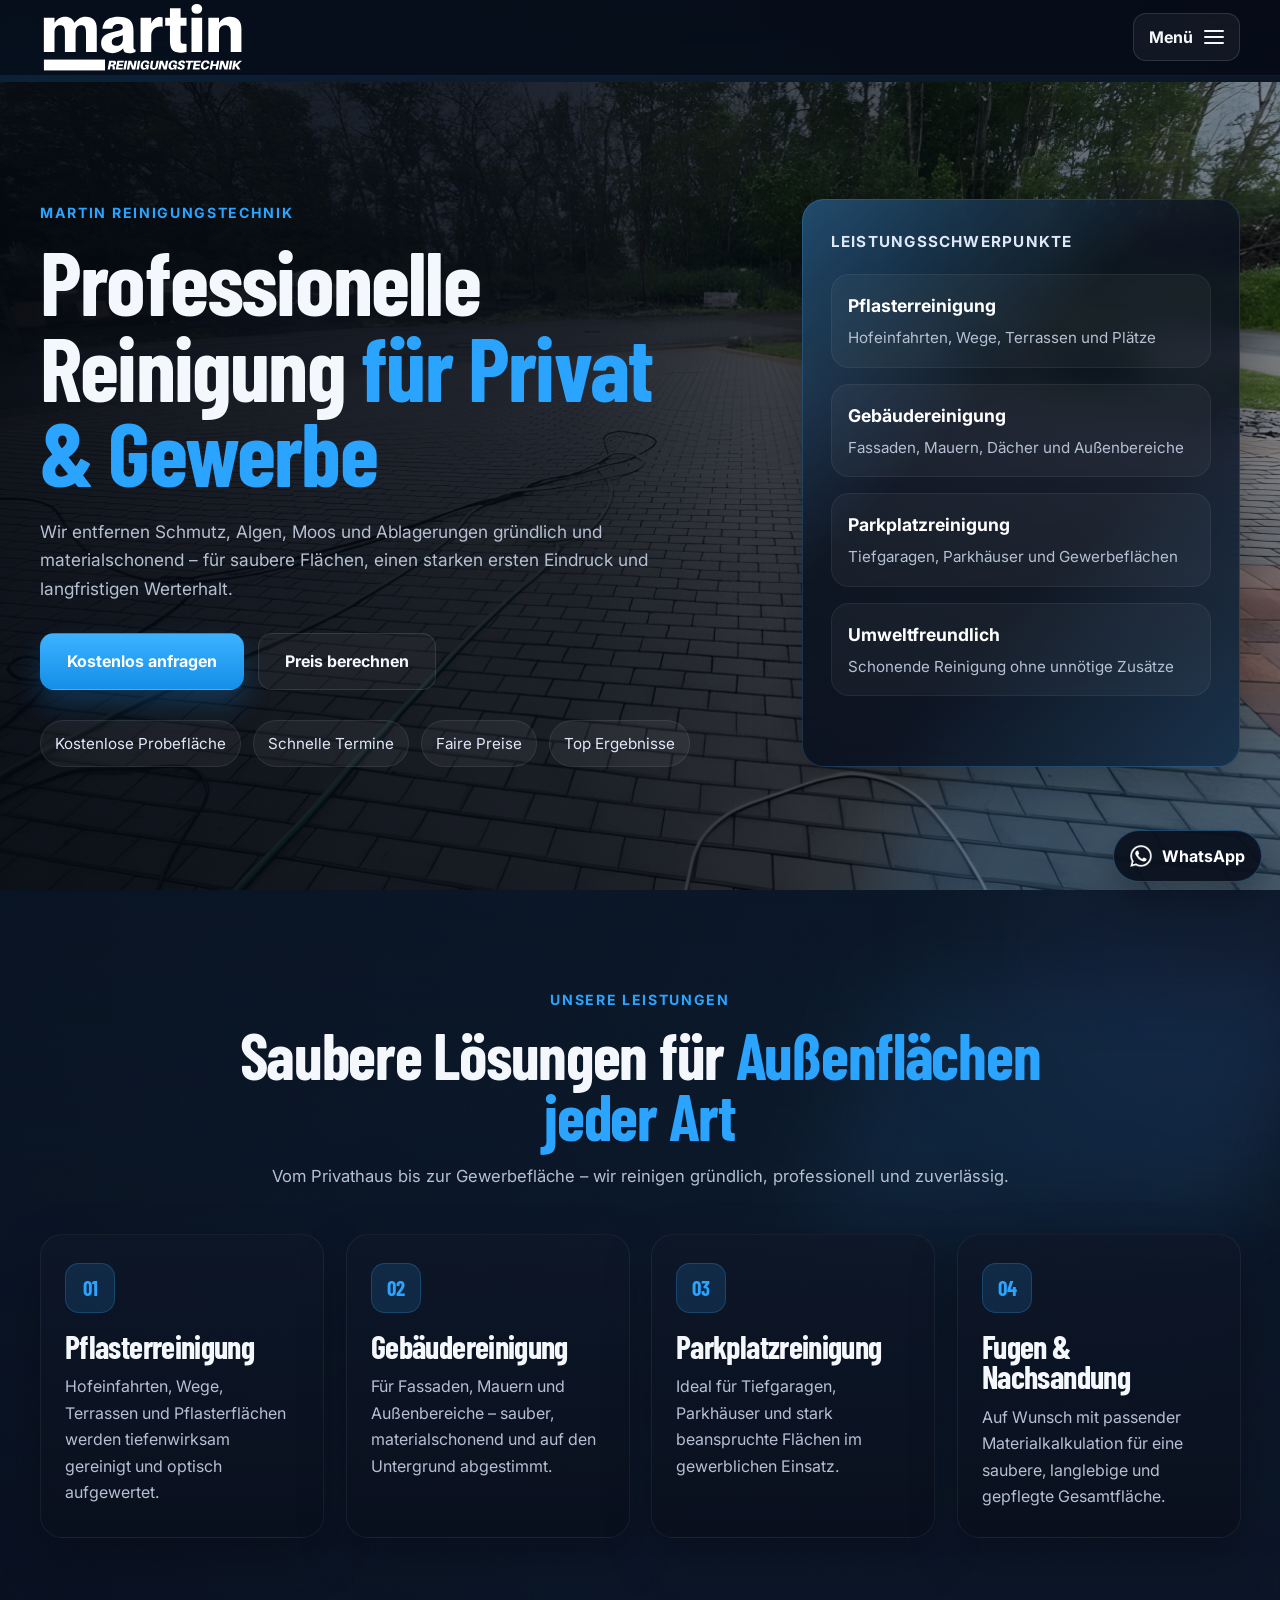
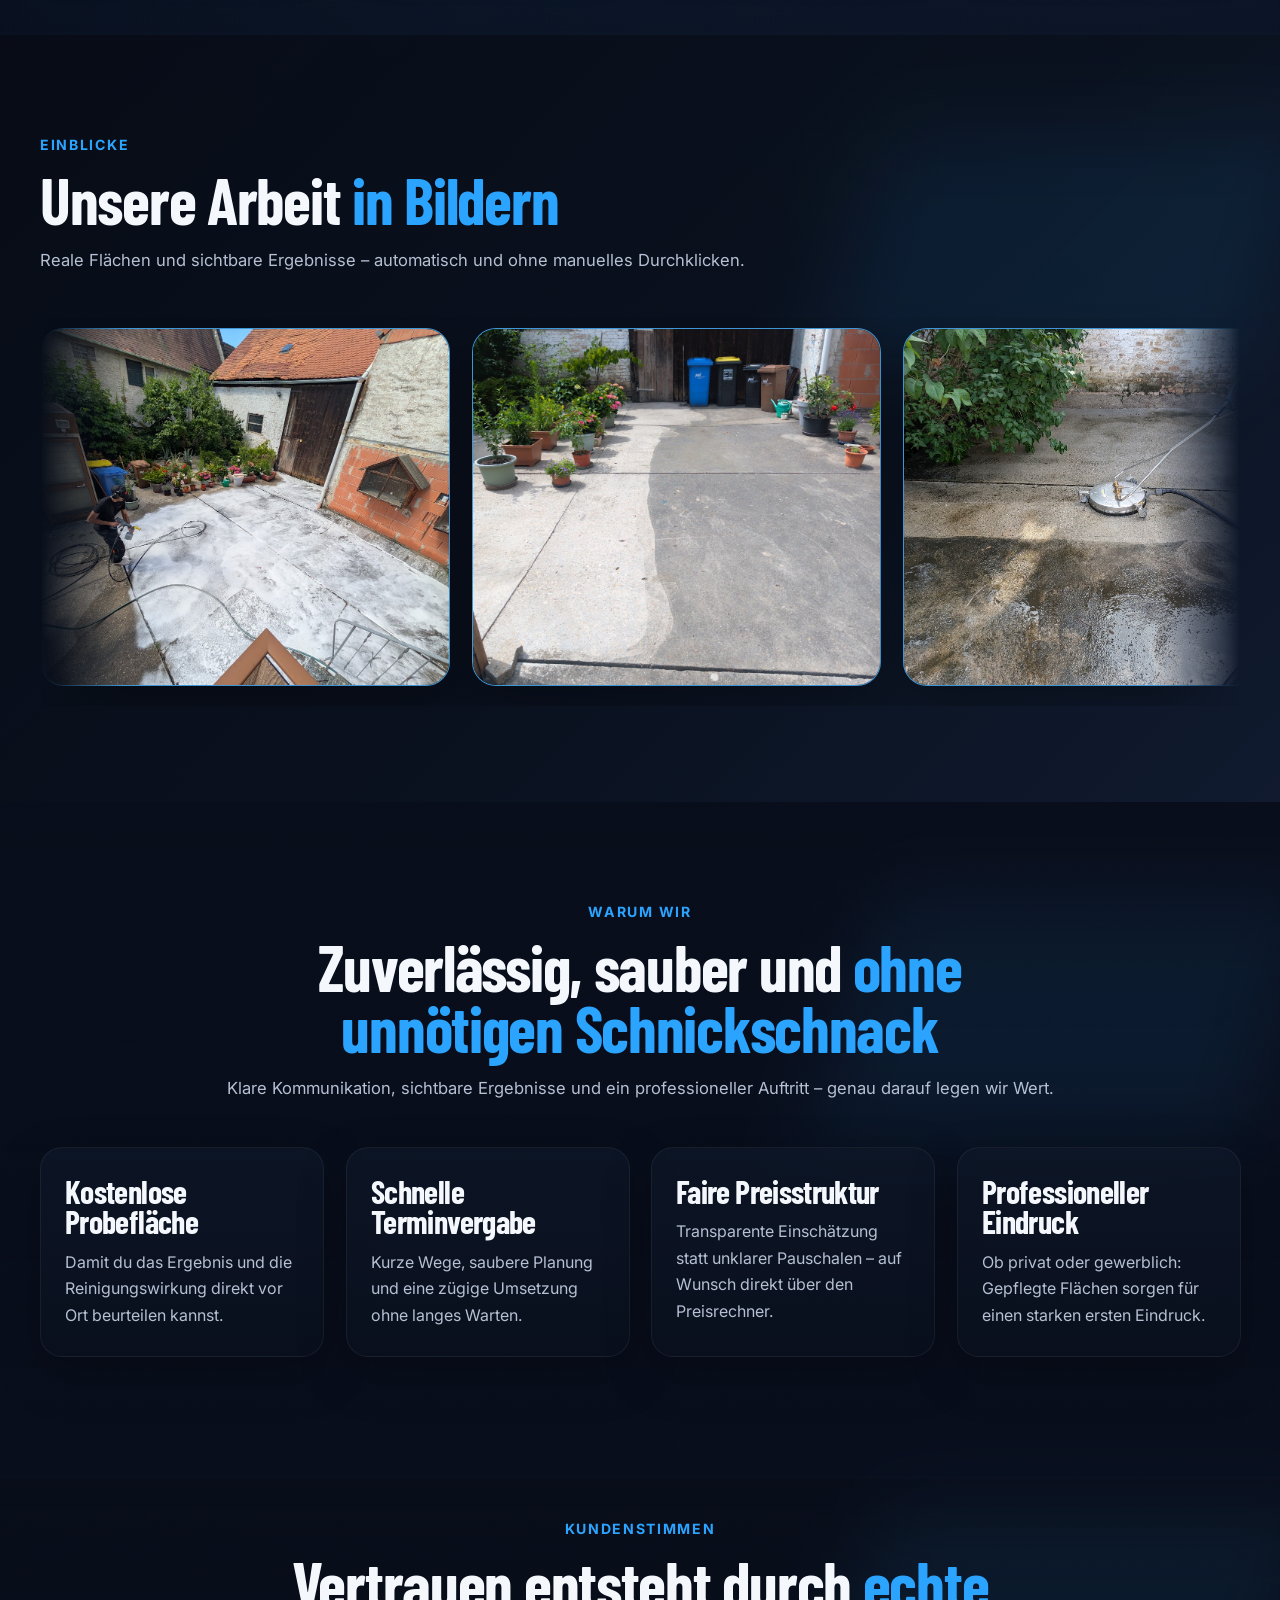
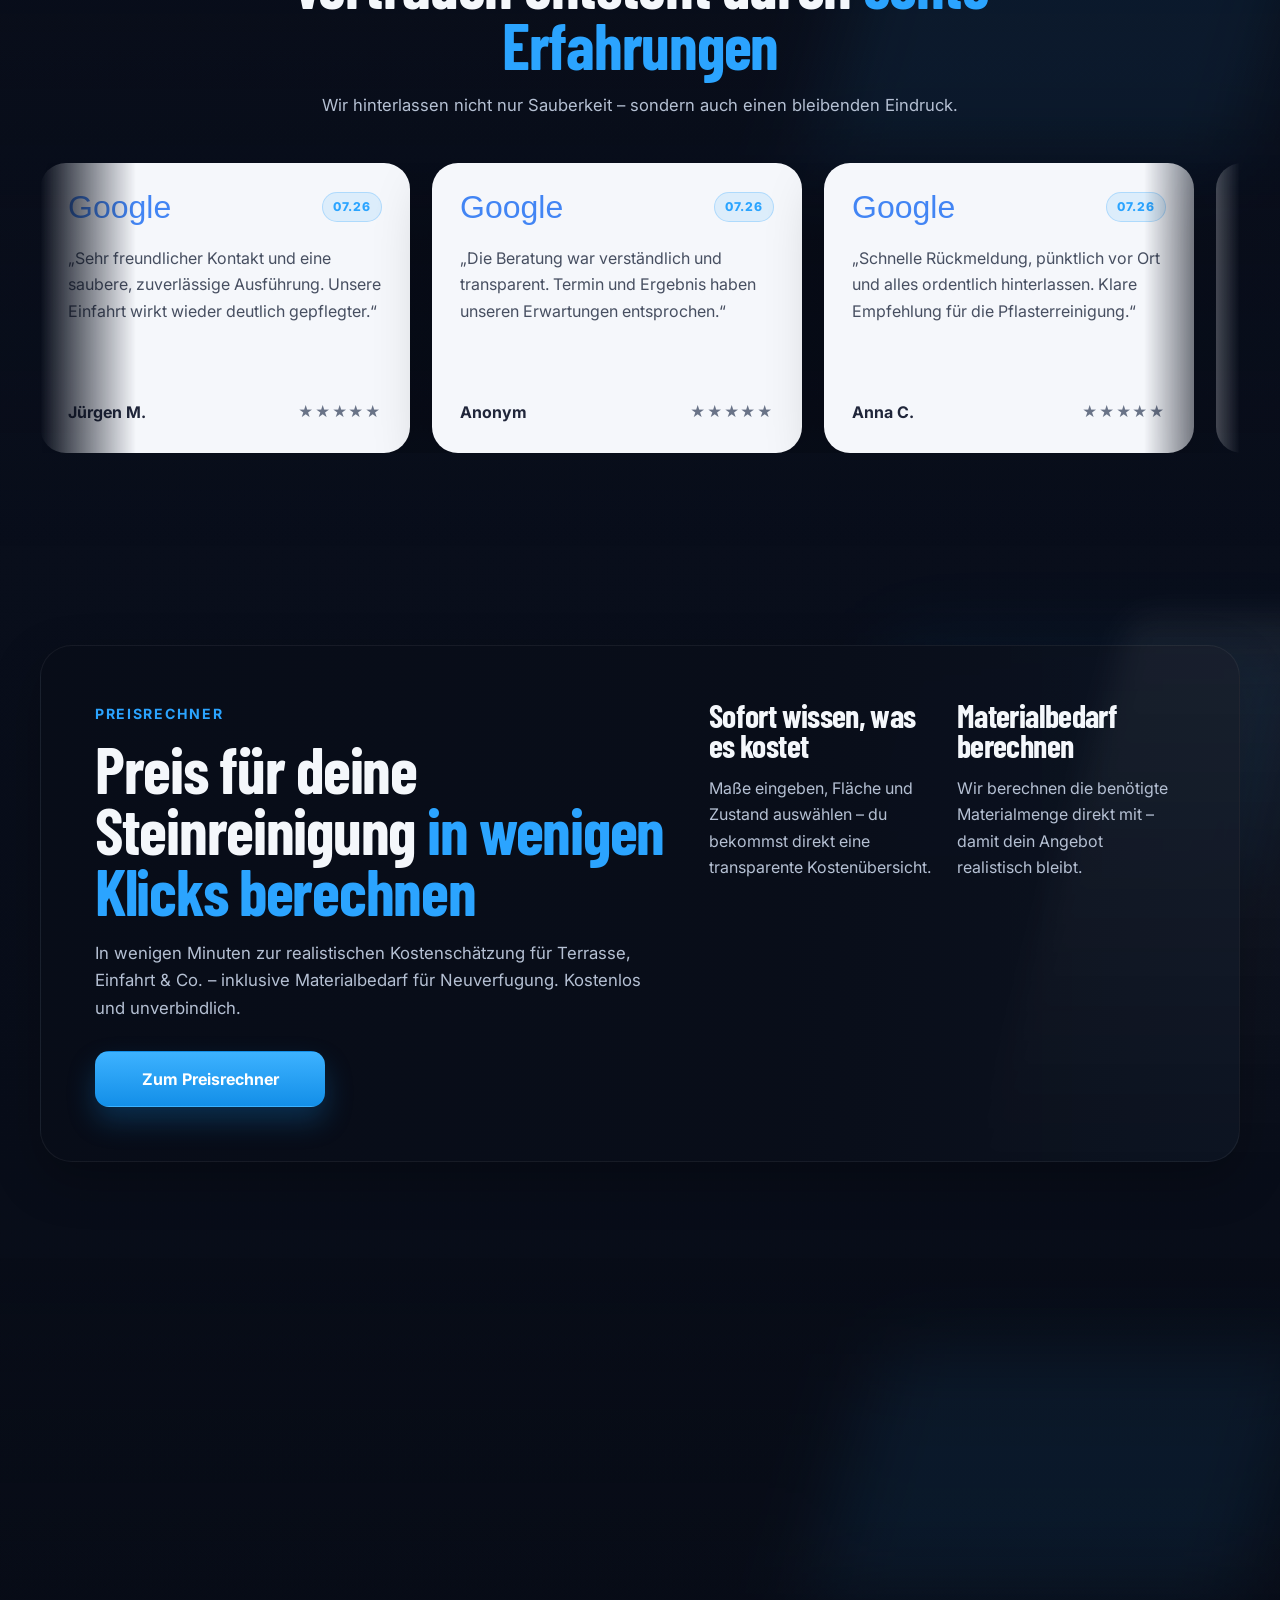
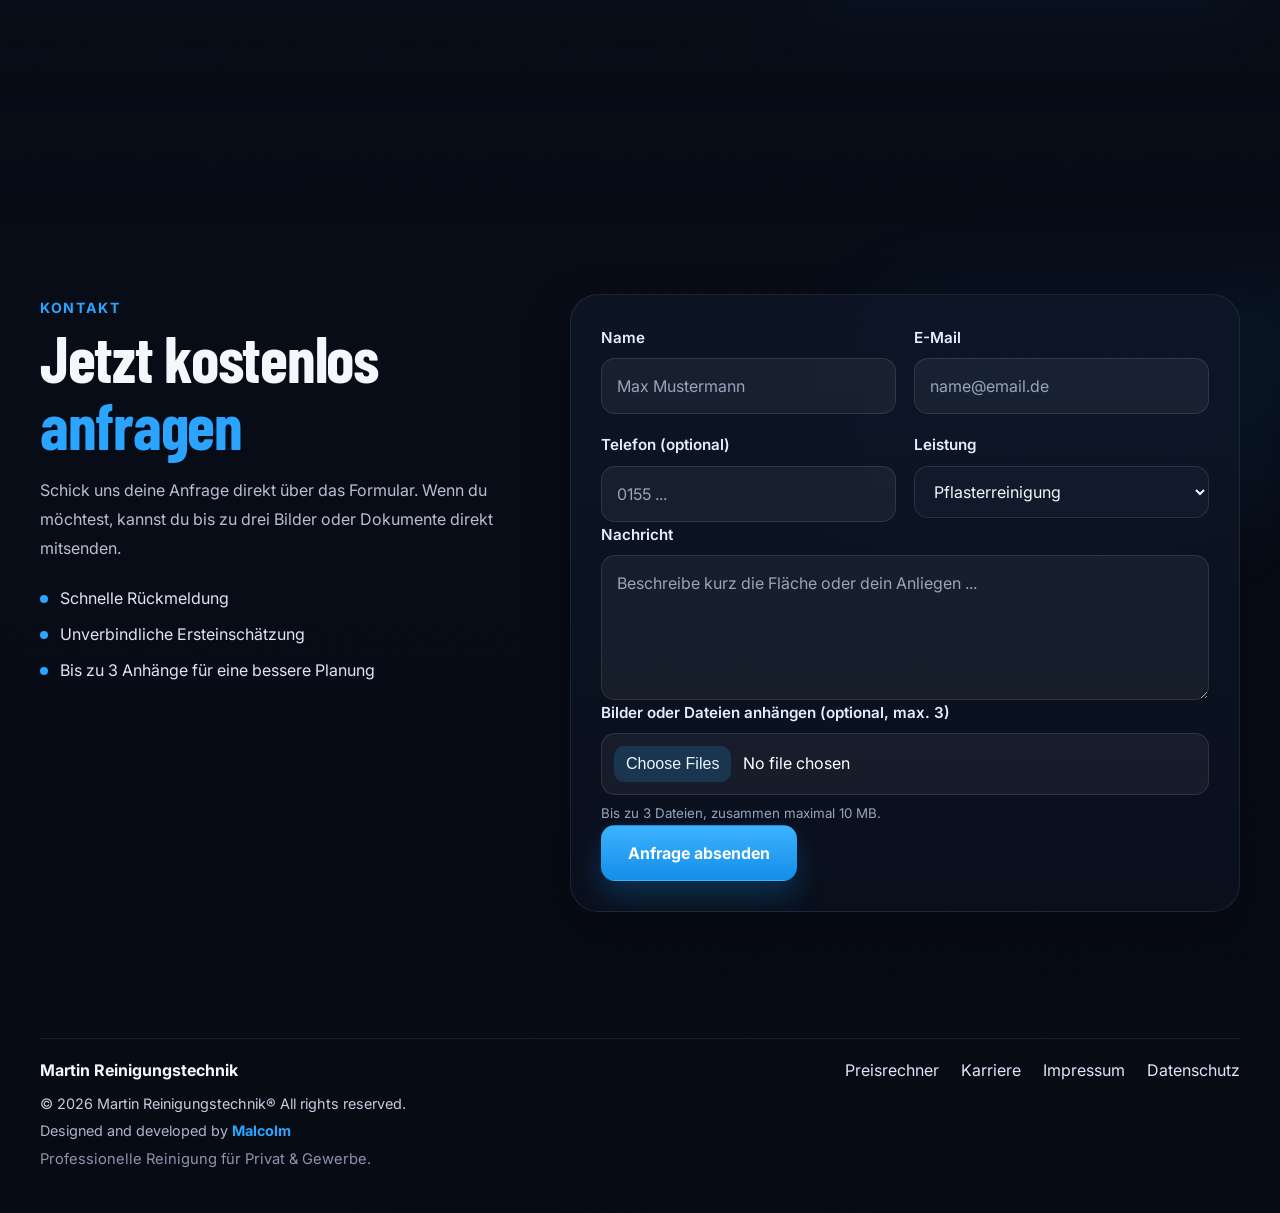
<file: index.html>
<!DOCTYPE html>
<html lang="de">
<head>
  <meta charset="UTF-8">
  <meta name="viewport" content="width=device-width, initial-scale=1.0">
  <title>Martin Reinigungstechnik Groß-Gerau</title>
  <meta name="description" content="Professionelle Stein-, Pflaster- und Außenreinigung für Privat und Gewerbe in Trebur und Umgebung.">
  <meta property="og:title" content="Martin Reinigungstechnik">
  <meta property="og:description" content="Professionelle Reinigung für Privat & Gewerbe.">
  <link rel="icon" type="image/png" href="/assets/icons/m.png">
  <link rel="preconnect" href="https://fonts.googleapis.com">
  <link rel="preconnect" href="https://fonts.gstatic.com" crossorigin>
  <link href="https://fonts.googleapis.com/css2?family=Barlow+Condensed:wght@500;600;700;800&family=Inter:wght@400;500;600;700&display=swap" rel="stylesheet">
  <link rel="stylesheet" href="/css/style.css">
</head>
<body class="home-page">

<div class="site-shell">
  <div class="topbar">
    <div class="container topbar__inner">
      <a href="/" class="logo" aria-label="Martin Reinigungstechnik Startseite">
        <img src="/assets/icons/Reinigungstechnik-logo.svg" alt="Martin Reinigungstechnik Logo">
      </a>
      <div class="topbar__actions">

        <button class="menu-toggle" type="button" aria-expanded="false" aria-controls="site-navigation">

          <span class="menu-toggle__label">Menü</span>

          <span class="menu-toggle__icon" aria-hidden="true"><span></span><span></span><span></span></span>

        </button>

        <nav class="nav" id="site-navigation" aria-label="Hauptnavigation">
        <a href="#leistungen">Leistungen</a>
        <a href="#bewertungen">Bewertungen</a>
        <a href="/preisrechner/index.html">Preisrechner</a>
        <a href="/karriere/index.html">Karriere</a>
        <a href="#kontakt">Kontakt</a>
      </nav>

      </div>
    </div>
  </div>

  <header class="hero" id="home">
    <div class="hero__bg"></div>
    <div class="container hero__content">
      <div class="hero__copy">
        <span class="eyebrow">Martin Reinigungstechnik</span>
        <h1>Professionelle Reinigung <span>für Privat &amp; Gewerbe</span></h1>
        <p>
          Wir entfernen Schmutz, Algen, Moos und Ablagerungen gründlich und materialschonend –
          für saubere Flächen, einen starken ersten Eindruck und langfristigen Werterhalt.
        </p>
        <div class="hero__actions">
          <a href="#kontakt" class="btn btn--primary">Kostenlos anfragen</a>
          <a href="/preisrechner/index.html" class="btn btn--secondary">Preis berechnen</a>
        </div>
        <ul class="hero__facts">
          <li>Kostenlose Probefläche</li>
          <li>Schnelle Termine</li>
          <li>Faire Preise</li>
          <li>Top Ergebnisse</li>
        </ul>
      </div>

      <div class="hero__panel surface-card">
        <span class="surface-card__eyebrow">Leistungsschwerpunkte</span>
        <div class="surface-card__list">
          <div class="surface-item">
            <strong>Pflasterreinigung</strong>
            <span>Hofeinfahrten, Wege, Terrassen und Plätze</span>
          </div>
          <div class="surface-item">
            <strong>Gebäudereinigung</strong>
            <span>Fassaden, Mauern, Dächer und Außenbereiche</span>
          </div>
          <div class="surface-item">
            <strong>Parkplatzreinigung</strong>
            <span>Tiefgaragen, Parkhäuser und Gewerbeflächen</span>
          </div>
          <div class="surface-item">
            <strong>Umweltfreundlich</strong>
            <span>Schonende Reinigung ohne unnötige Zusätze</span>
          </div>
        </div>
      </div>
    </div>
  </header>

  <main>
    <section class="section section--dark" id="leistungen">
      <div class="container">
        <div class="section-heading">
          <span class="eyebrow">Unsere Leistungen</span>
          <h2>Saubere Lösungen für <span>Außenflächen jeder Art</span></h2>
          <p>Vom Privathaus bis zur Gewerbefläche – wir reinigen gründlich, professionell und zuverlässig.</p>
        </div>

        <div class="service-grid">
          <article class="service-card">
            <div class="service-card__icon">01</div>
            <h3>Pflasterreinigung</h3>
            <p>Hofeinfahrten, Wege, Terrassen und Pflasterflächen werden tiefenwirksam gereinigt und optisch aufgewertet.</p>
          </article>
          <article class="service-card">
            <div class="service-card__icon">02</div>
            <h3>Gebäudereinigung</h3>
            <p>Für Fassaden, Mauern und Außenbereiche – sauber, materialschonend und auf den Untergrund abgestimmt.</p>
          </article>
          <article class="service-card">
            <div class="service-card__icon">03</div>
            <h3>Parkplatzreinigung</h3>
            <p>Ideal für Tiefgaragen, Parkhäuser und stark beanspruchte Flächen im gewerblichen Einsatz.</p>
          </article>
          <article class="service-card">
            <div class="service-card__icon">04</div>
            <h3>Fugen &amp; Nachsandung</h3>
            <p>Auf Wunsch mit passender Materialkalkulation für eine saubere, langlebige und gepflegte Gesamtfläche.</p>
          </article>
        </div>
      </div>
    </section>

    <section class="section section--gradient gallery-section" id="arbeiten">
      <div class="container">
        <div class="section-heading section-heading--left">
          <span class="eyebrow">Einblicke</span>
          <h2>Unsere Arbeit <span>in Bildern</span></h2>
          <p>Reale Flächen und sichtbare Ergebnisse – automatisch und ohne manuelles Durchklicken.</p>
        </div>

        <div class="gallery-marquee" aria-label="Bildergalerie unserer Reinigungsarbeiten">
          <div class="gallery-track">
            <figure class="gallery-card">
              <img
                src="assets/images/gallery/galerie-01.webp"
                alt="Professionell gereinigte Außenfläche"
                loading="lazy"
              >
            </figure>

            <figure class="gallery-card">
              <img
                src="assets/images/gallery/galerie-02.webp"
                alt="Gereinigte Pflasterfläche"
                loading="lazy"
              >
            </figure>

            <figure class="gallery-card">
              <img
                src="assets/images/gallery/galerie-03.webp"
                alt="Reinigungsarbeit an einer Einfahrt"
                loading="lazy"
              >
            </figure>

            <figure class="gallery-card">
              <img
                src="assets/images/gallery/galerie-04.webp"
                alt="Saubere Terrasse nach der Reinigung"
                loading="lazy"
              >
            </figure>

            <figure class="gallery-card">
              <img
                src="assets/images/gallery/galerie-05.webp"
                alt="Professionell bearbeitete Steinfläche"
                loading="lazy"
              >
            </figure>

            <figure class="gallery-card">
              <img
                src="assets/images/gallery/galerie-06.webp"
                alt="Gepflegte Außenfläche"
                loading="lazy"
              >
            </figure>
          </div>
        </div>
      </div>
    </section>

    <!--
      Der bisherige Vorher-/Nachher-Slider bleibt im Code erhalten, ist aber deaktiviert.
      Zum Reaktivieren den folgenden Template-Inhalt wieder an die gewünschte Stelle kopieren.
    -->
    <template id="before-after-slider-template">
    <section class="section section--gradient" id="vorher-nachher">
      <div class="container">
        <div class="section-heading section-heading--left">
          <span class="eyebrow">Vorher / Nachher</span>
          <h2>Der Unterschied ist <span>sofort sichtbar</span></h2>
          <p>Ziehe den Regler nach links oder rechts und vergleiche reale Ergebnisse direkt auf der Fläche.</p>
        </div>

        <div class="ba-container">
          <div class="ba-card">
            <div class="ba-wrap" aria-label="Vorher Nachher Vergleich 1">
              <div class="ba-before" style="background-image:url('assets/images/vorher1.png');"></div>
              <div class="ba-after" style="background-image:url('assets/images/nachher1.png');"></div>
              <div class="ba-handle"></div>
              <span class="ba-label ba-label--left">Vorher</span>
              <span class="ba-label ba-label--right">Nachher</span>
            </div>
          </div>

          <div class="ba-card">
            <div class="ba-wrap" aria-label="Vorher Nachher Vergleich 2">
              <div class="ba-before" style="background-image:url('assets/images/vorher2.png');"></div>
              <div class="ba-after" style="background-image:url('assets/images/nachher2.png');"></div>
              <div class="ba-handle"></div>
              <span class="ba-label ba-label--left">Vorher</span>
              <span class="ba-label ba-label--right">Nachher</span>
            </div>
          </div>

          <div class="ba-card">
            <div class="ba-wrap" aria-label="Vorher Nachher Vergleich 3">
              <div class="ba-before" style="background-image:url('assets/images/vorher3.png');"></div>
              <div class="ba-after" style="background-image:url('assets/images/nachher3.png');"></div>
              <div class="ba-handle"></div>
              <span class="ba-label ba-label--left">Vorher</span>
              <span class="ba-label ba-label--right">Nachher</span>
            </div>
          </div>
        </div>
      </div>
    </section>
    </template>

    <section class="section section--dark why-us" id="warum-wir">
      <div class="container">
        <div class="section-heading">
          <span class="eyebrow">Warum wir</span>
          <h2>Zuverlässig, sauber und <span>ohne unnötigen Schnickschnack</span></h2>
          <p>Klare Kommunikation, sichtbare Ergebnisse und ein professioneller Auftritt – genau darauf legen wir Wert.</p>
        </div>

        <div class="why-grid">
          <article class="why-card">
            <h3>Kostenlose Probefläche</h3>
            <p>Damit du das Ergebnis und die Reinigungswirkung direkt vor Ort beurteilen kannst.</p>
          </article>
          <article class="why-card">
            <h3>Schnelle Terminvergabe</h3>
            <p>Kurze Wege, saubere Planung und eine zügige Umsetzung ohne langes Warten.</p>
          </article>
          <article class="why-card">
            <h3>Faire Preisstruktur</h3>
            <p>Transparente Einschätzung statt unklarer Pauschalen – auf Wunsch direkt über den Preisrechner.</p>
          </article>
          <article class="why-card">
            <h3>Professioneller Eindruck</h3>
            <p>Ob privat oder gewerblich: Gepflegte Flächen sorgen für einen starken ersten Eindruck.</p>
          </article>
        </div>
      </div>
    </section>

    <section class="section section--dark reviews" id="bewertungen">
      <div class="container">
        <div class="section-heading">
          <span class="eyebrow">Kundenstimmen</span>
          <h2>Vertrauen entsteht durch <span>echte Erfahrungen</span></h2>
          <p>Wir hinterlassen nicht nur Sauberkeit – sondern auch einen bleibenden Eindruck.</p>
        </div>

        <div class="reviews-marquee" aria-label="Vorschau des späteren Bewertungsbereichs">
          <div class="reviews-track">
            <article class="review-card">
              <div class="review-card__brand"><span class="google-wordmark">Google</span><span class="review-card__badge">07.26</span></div>
              <p>„Sehr freundlicher Kontakt und eine saubere, zuverlässige Ausführung. Unsere Einfahrt wirkt wieder deutlich gepflegter.“</p>
              <div class="review-card__footer"><strong>Jürgen M.</strong><span class="review-stars">★★★★★</span></div>
            </article>

            <article class="review-card">
              <div class="review-card__brand"><span class="google-wordmark">Google</span><span class="review-card__badge">07.26</span></div>
              <p>„Die Beratung war verständlich und transparent. Termin und Ergebnis haben unseren Erwartungen entsprochen.“</p>
              <div class="review-card__footer"><strong>Anonym</strong><span class="review-stars">★★★★★</span></div>
            </article>

            <article class="review-card">
              <div class="review-card__brand"><span class="google-wordmark">Google</span><span class="review-card__badge">07.26</span></div>
              <p>„Schnelle Rückmeldung, pünktlich vor Ort und alles ordentlich hinterlassen. Klare Empfehlung für die Pflasterreinigung.“</p>
              <div class="review-card__footer"><strong>Anna C.</strong><span class="review-stars">★★★★★</span></div>
            </article>

            <article class="review-card">
              <div class="review-card__brand"><span class="google-wordmark">Google</span><span class="review-card__badge">07.26</span></div>
              <p>„Der Unterschied auf unserer Terrasse ist sofort sichtbar. Besonders positiv war die unkomplizierte Abstimmung.“</p>
              <div class="review-card__footer"><strong>Leonard G.</strong><span class="review-stars">★★★★★</span></div>
            </article>

            <article class="review-card">
              <div class="review-card__brand"><span class="google-wordmark">Google</span><span class="review-card__badge">07.26</span></div>
              <p>„Faire Einschätzung, nachvollziehbarer Preis und ein sehr gutes Endergebnis. Wir würden den Service erneut buchen.“</p>
              <div class="review-card__footer"><strong>Anonym</strong><span class="review-stars">★★★★★</span></div>
            </article>

            <article class="review-card">
              <div class="review-card__brand"><span class="google-wordmark">Google</span><span class="review-card__badge">07.26</span></div>
              <p>„Professioneller Ablauf vom ersten Kontakt bis zur fertigen Fläche. Die Arbeit wurde sorgfältig und zügig ausgeführt.“</p>
              <div class="review-card__footer"><strong>Christian W.</strong><span class="review-stars">★★★★★</span></div>
            </article>
          </div>
        </div>
      </div>
    </section>

    <section class="section section--price-cta" id="preisrechner-cta">
      <div class="container price-cta">
        <div class="price-cta__copy">
          <span class="eyebrow">Preisrechner</span>
          <h2>Preis für deine Steinreinigung <span>in wenigen Klicks berechnen</span></h2>
          <p>
            In wenigen Minuten zur realistischen Kostenschätzung für Terrasse, Einfahrt &amp; Co. –
            inklusive Materialbedarf für Neuverfugung. Kostenlos und unverbindlich.
          </p>
        </div>

        <div class="price-cta__features">
          <article class="mini-feature">
            <h3>Sofort wissen, was es kostet</h3>
            <p>Maße eingeben, Fläche und Zustand auswählen – du bekommst direkt eine transparente Kostenübersicht.</p>
          </article>
          <article class="mini-feature">
            <h3>Materialbedarf berechnen</h3>
            <p>Wir berechnen die benötigte Materialmenge direkt mit – damit dein Angebot realistisch bleibt.</p>
          </article>
        </div>

        <div class="price-cta__action">
          <a href="/preisrechner/index.html" class="btn btn--primary btn--large">Zum Preisrechner</a>
        </div>
      </div>
    </section>

    <section class="section section--dark faq" id="faq">
      <div class="container faq__container">
        <div class="section-heading section-heading--left">
          <span class="eyebrow">FAQ</span>
          <h2>Häufige Fragen <span>kurz beantwortet</span></h2>
        </div>

        <div class="faq-list">
          <div class="faq-item">
            <button class="faq-question" type="button">Wie lange dauert eine Terrassen- oder Pflasterreinigung?</button>
            <div class="faq-answer">
              <p>Das hängt von Fläche, Verschmutzung und Zugänglichkeit ab. Kleinere Flächen sind oft in wenigen Stunden erledigt, größere Objekte planen wir sauber im Voraus ein.</p>
            </div>
          </div>
          <div class="faq-item">
            <button class="faq-question" type="button">Verwendet ihr umweltfreundliche Reinigungsmittel?</button>
            <div class="faq-answer">
              <p>Ja. Wir arbeiten material- und umweltschonend und setzen nur dort Reinigungsmittel ein, wo sie wirklich sinnvoll sind.</p>
            </div>
          </div>
          <div class="faq-item">
            <button class="faq-question" type="button">Kann ich Bilder direkt mitsenden?</button>
            <div class="faq-answer">
              <p>Ja, über das Kontaktformular kannst du bis zu drei Bilder oder Dokumente anhängen. Das erleichtert die erste Einschätzung deutlich.</p>
            </div>
          </div>
          <div class="faq-item">
            <button class="faq-question" type="button">Ist der Preisrechner verbindlich?</button>
            <div class="faq-answer">
              <p>Nein. Der Preisrechner dient als erste Orientierung. Das finale Angebot hängt immer von Fläche, Zustand und individuellen Anforderungen ab.</p>
            </div>
          </div>
        </div>
      </div>
    </section>

    <section class="section section--contact" id="kontakt">
      <div class="container contact-layout">
        <div class="contact-copy">
          <span class="eyebrow">Kontakt</span>
          <h2>Jetzt kostenlos <span>anfragen</span></h2>
          <p>Schick uns deine Anfrage direkt über das Formular. Wenn du möchtest, kannst du bis zu drei Bilder oder Dokumente direkt mitsenden.</p>
          <ul class="contact-points">
            <li>Schnelle Rückmeldung</li>
            <li>Unverbindliche Ersteinschätzung</li>
            <li>Bis zu 3 Anhänge für eine bessere Planung</li>
          </ul>
        </div>

        <form id="contactForm" class="contact-form" action="https://formsubmit.co/info@martin-reinigungstechnik.com" method="POST" enctype="multipart/form-data">
          <input type="hidden" name="_subject" value="Neue Anfrage über martin-reinigungstechnik.com">
          <input type="hidden" name="_template" value="table">
          <input type="hidden" name="_next" value="https://www.martin-reinigungstechnik.com/?sent=1#kontakt">
          <input type="text" name="_honey" class="form-honeypot" tabindex="-1" autocomplete="off" aria-hidden="true">
          <div class="form-grid">
            <div class="form-field">
              <label for="cfName">Name</label>
              <input type="text" placeholder="Max Mustermann" id="cfName" name="Name" required>
            </div>
            <div class="form-field">
              <label for="cfEmail">E-Mail</label>
              <input type="email" placeholder="name@email.de" id="cfEmail" name="email" required>
            </div>
            <div class="form-field">
              <label for="cfPhone">Telefon (optional)</label>
              <input type="tel" placeholder="0155 ..." id="cfPhone" name="Telefon">
            </div>
            <div class="form-field">
              <label for="cfSubject">Leistung</label>
              <select id="cfSubject" name="Leistung">
                <option>Pflasterreinigung</option>
                <option>Terrassenreinigung</option>
                <option>Gebäudereinigung</option>
                <option>Parkplatzreinigung</option>
                <option>Sonstiges</option>
              </select>
            </div>
          </div>

          <div class="form-field form-field--full">
            <label for="cfMessage">Nachricht</label>
            <textarea placeholder="Beschreibe kurz die Fläche oder dein Anliegen ..." id="cfMessage" name="Nachricht" required></textarea>
          </div>

          <div class="form-field form-field--full">
            <label for="cfFiles">Bilder oder Dateien anhängen (optional, max. 3)</label>
            <input type="file" id="cfFiles" name="Anhaenge" accept="image/*,.pdf,.doc,.docx" multiple data-max-files="3">
            <small id="cfFilesInfo">Bis zu 3 Dateien, zusammen maximal 10 MB.</small>
          </div>

          <button type="submit" id="cfSubmit" class="btn btn--primary">Anfrage absenden</button>
          <div id="cfFeedback" class="form-feedback" hidden>Danke! Deine Anfrage wurde erfolgreich gesendet.</div>
        </form>
      </div>
    </section>
  </main>

  <footer class="footer">
    <div class="container footer__inner">
      <div class="footer__brand">
        <strong>Martin Reinigungstechnik</strong>
        <p class="footer__copyright">© 2026 Martin Reinigungstechnik® All rights reserved.</p>
        <p class="footer__credit">Designed and developed by <a href="https://www.linkedin.com/in/dennis-martin-1b48523a5/" target="_blank" rel="noopener noreferrer">Malcolm</a></p>
        <p class="footer__tagline">Professionelle Reinigung für Privat &amp; Gewerbe.</p>
      </div>
      <div class="footer__links">
        <a href="/preisrechner/index.html">Preisrechner</a>
        <a href="/karriere/index.html">Karriere</a>
        <a href="/impressum/index.html">Impressum</a>
        <a href="/datenschutz/index.html">Datenschutz</a>
      </div>
    </div>
  </footer>
</div>

<a href="https://wa.me/4915567298306" target="_blank" rel="noopener noreferrer" class="whatsapp-float" aria-label="Per WhatsApp kontaktieren">
  <img src="/assets/icons/whatsapp logo.png" alt="WhatsApp">
  <span>WhatsApp</span>
</a>

<script src="/js/script.js"></script>
</body>
</html>
</file>
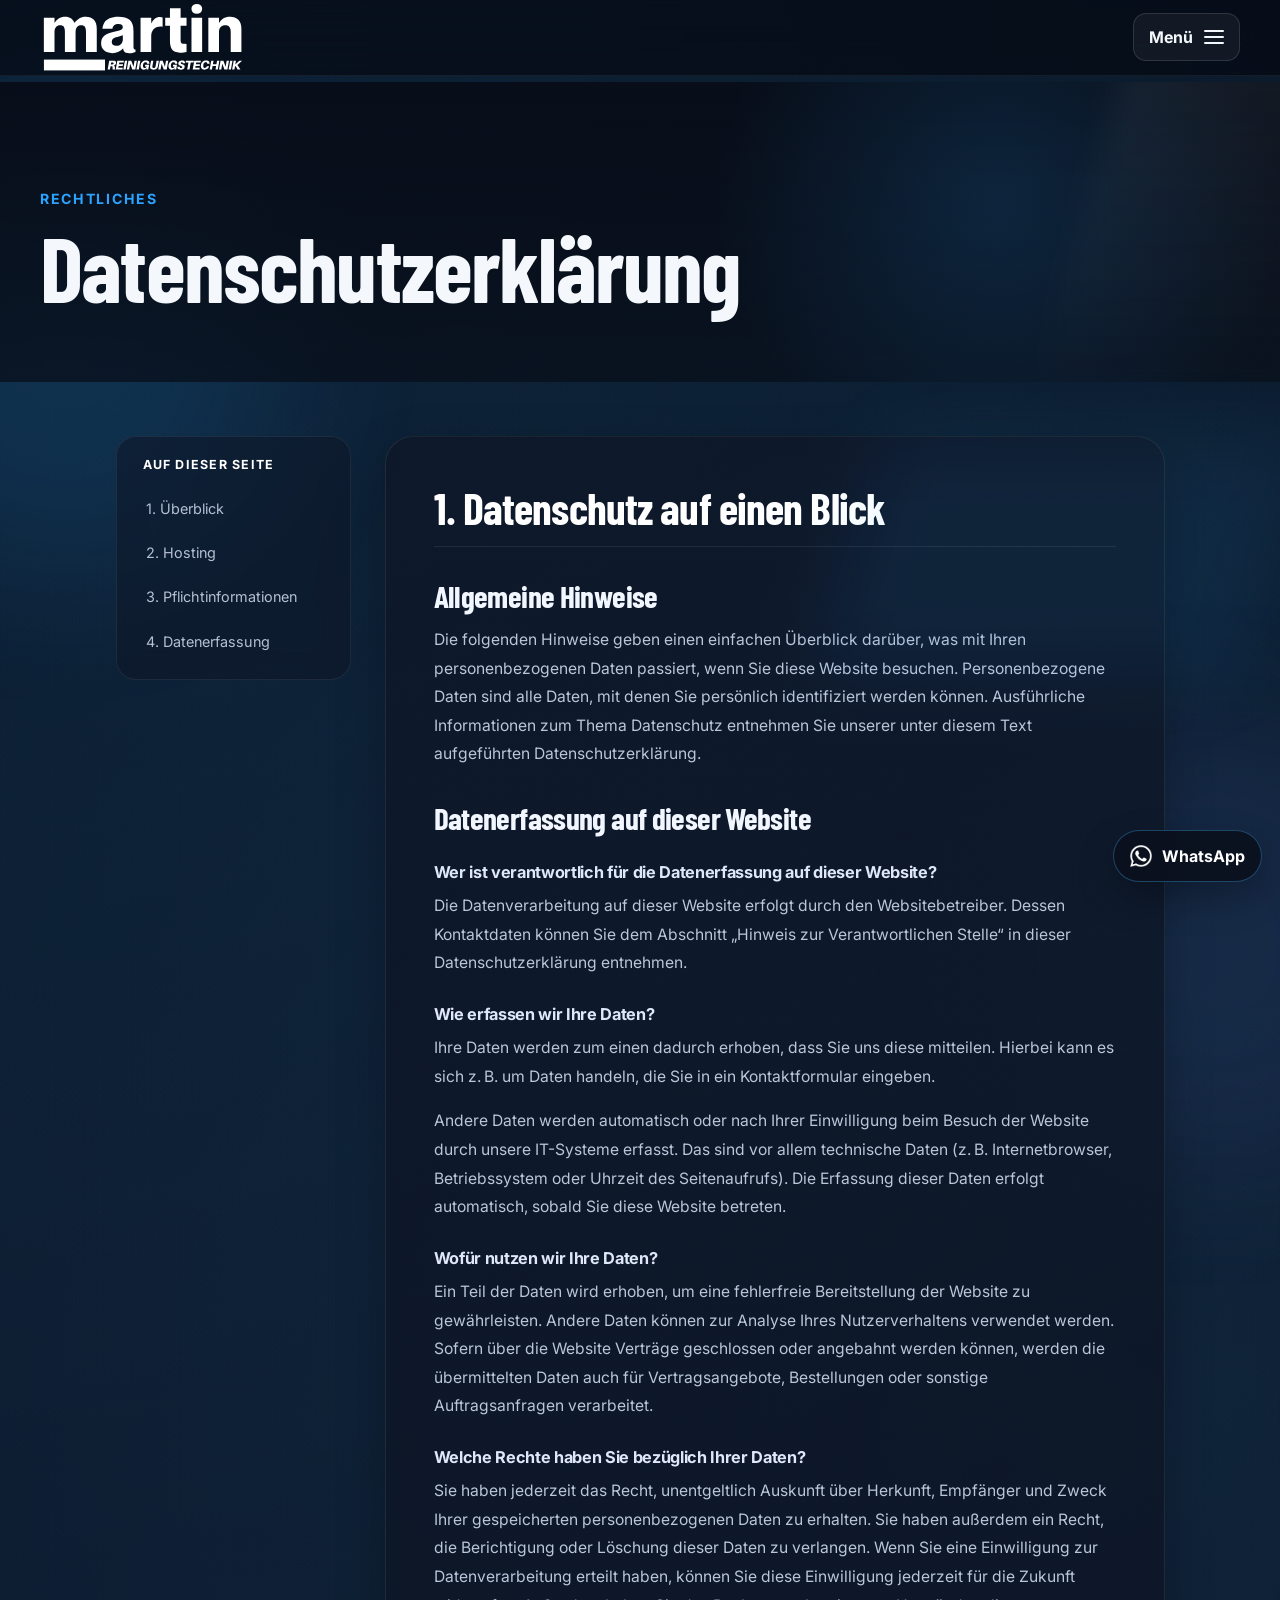
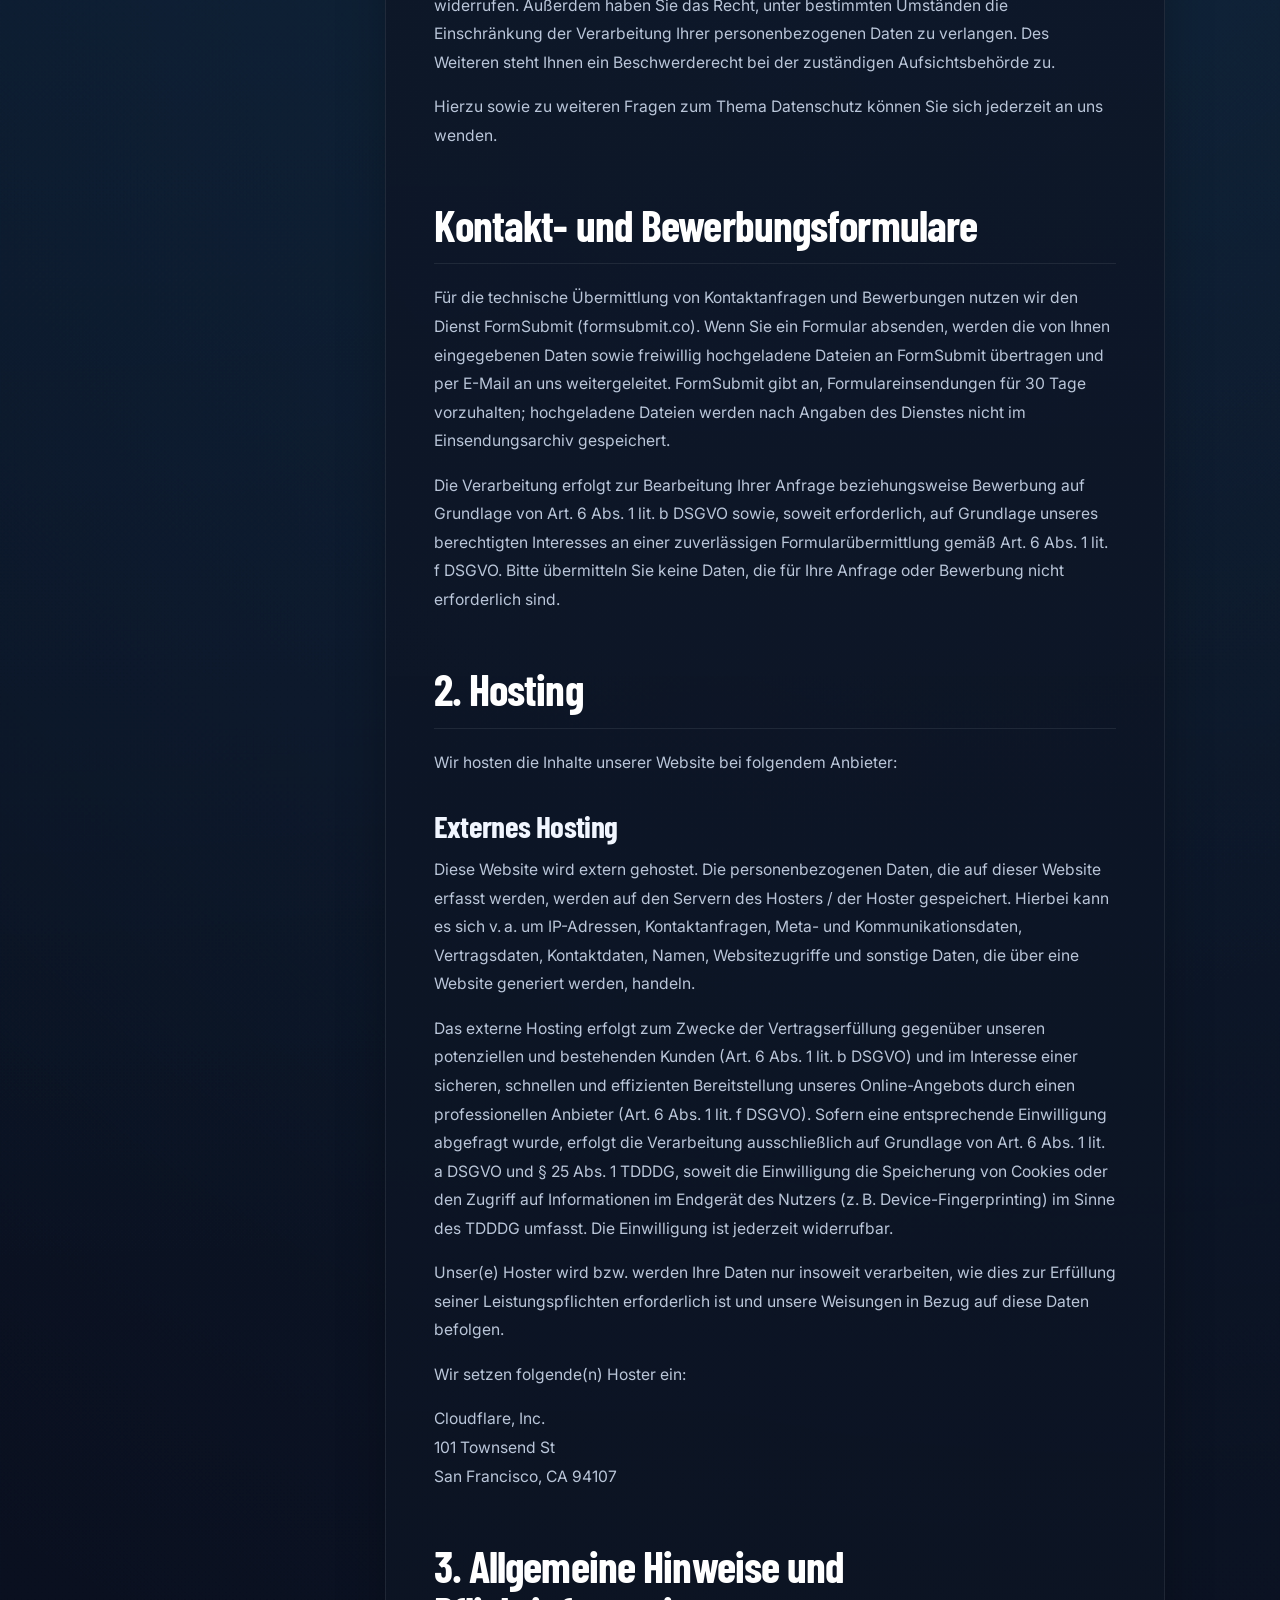
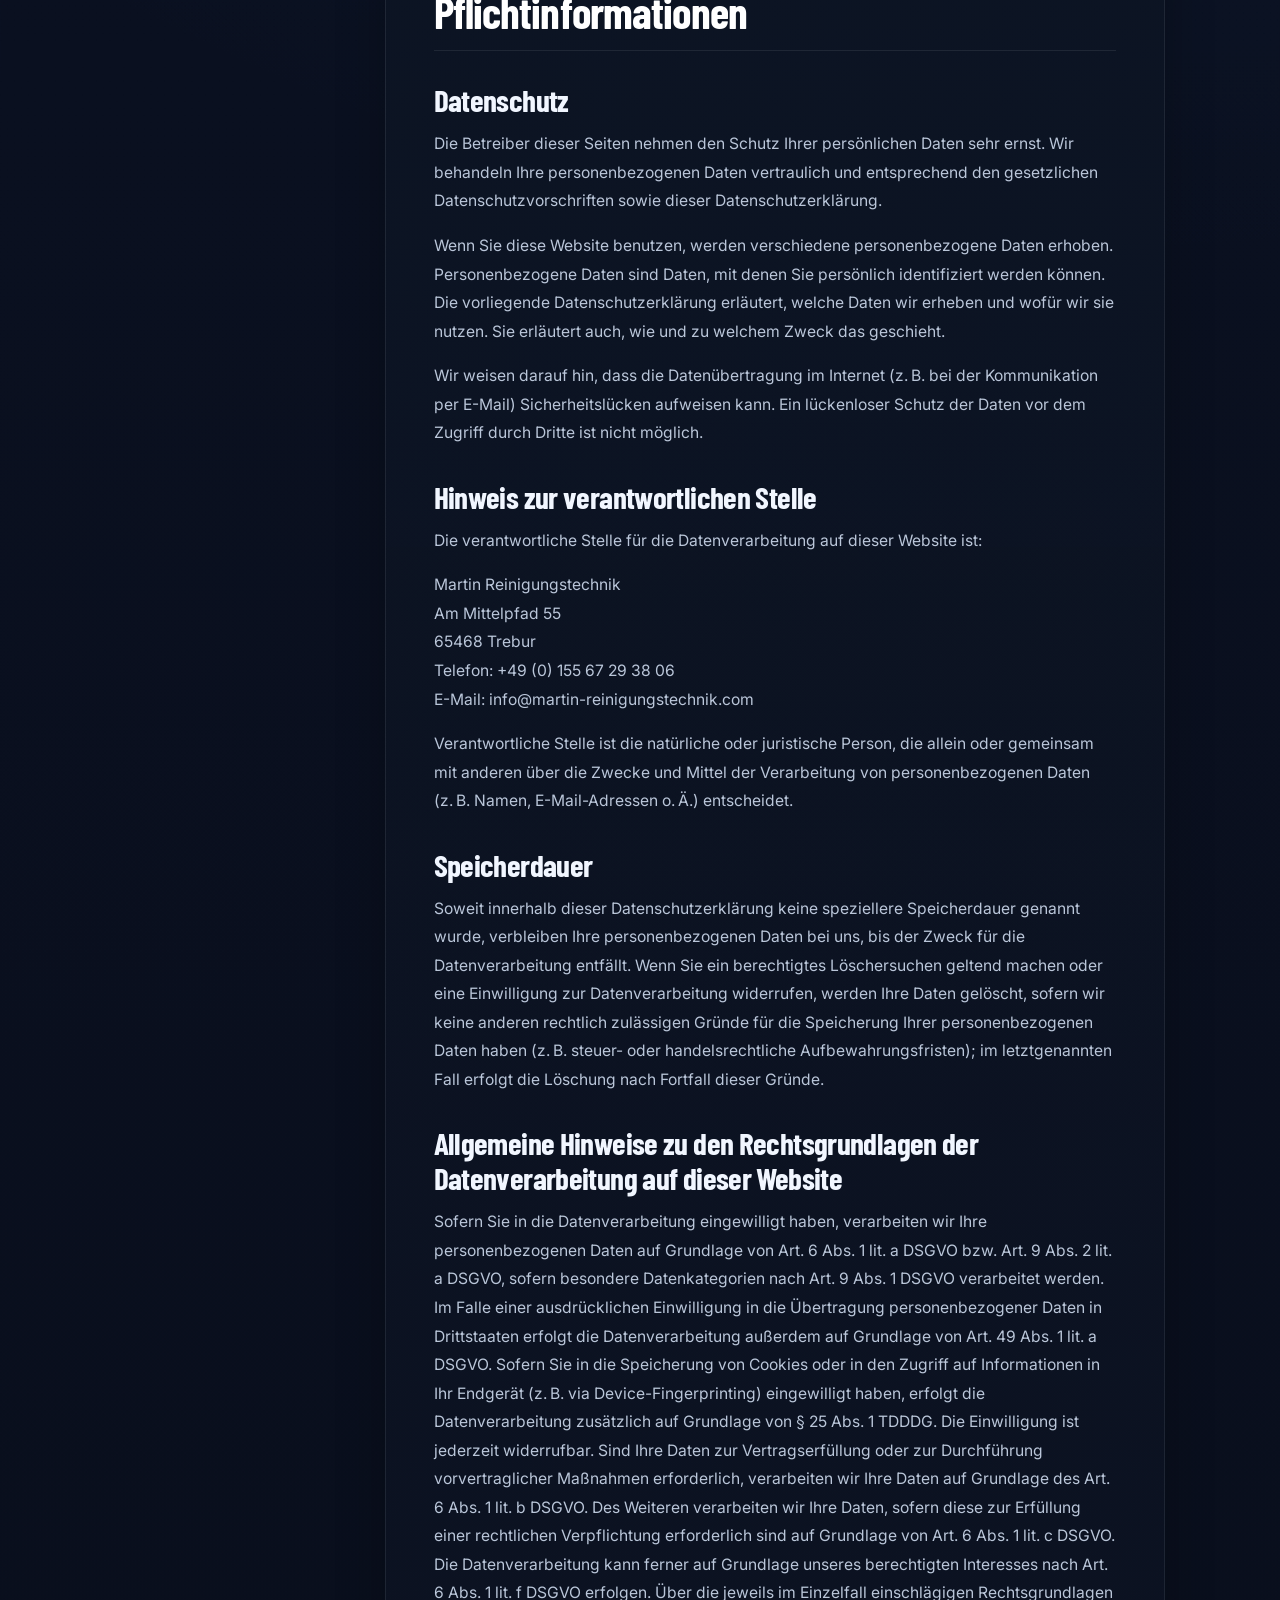
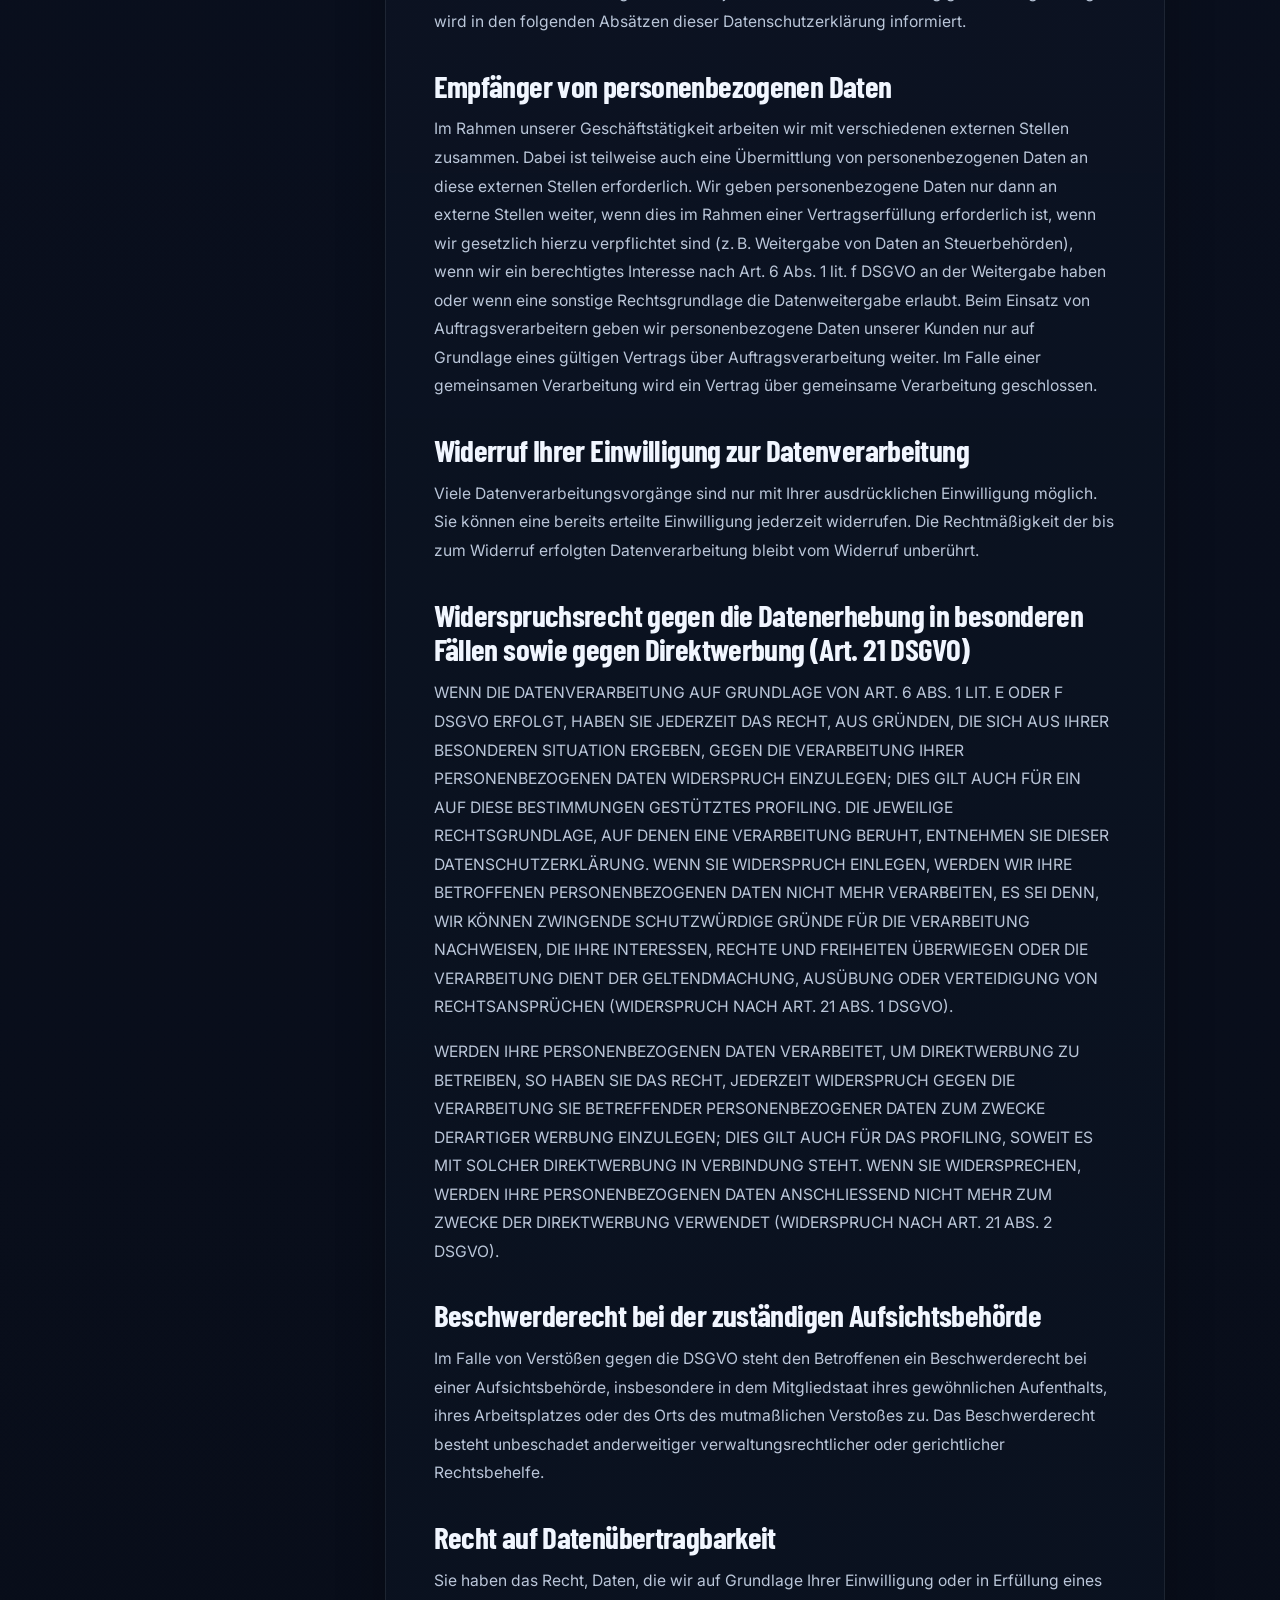
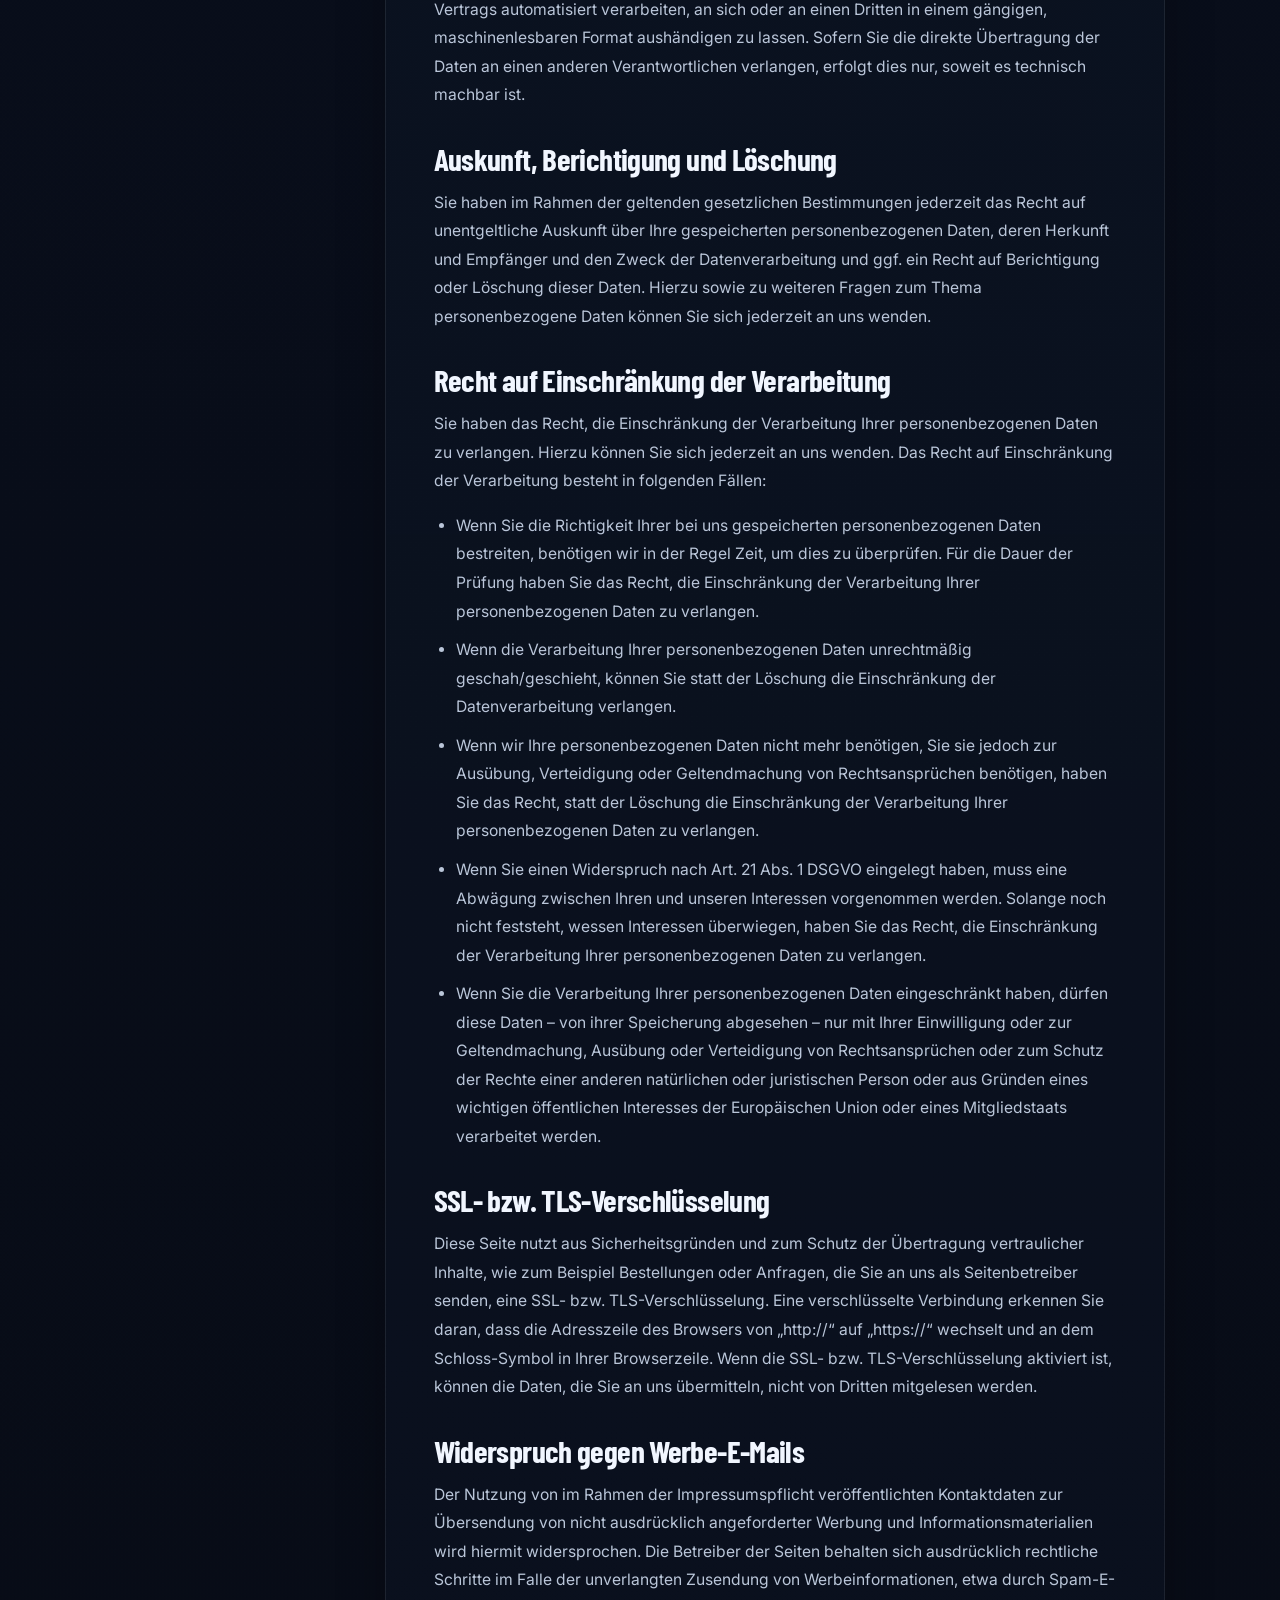
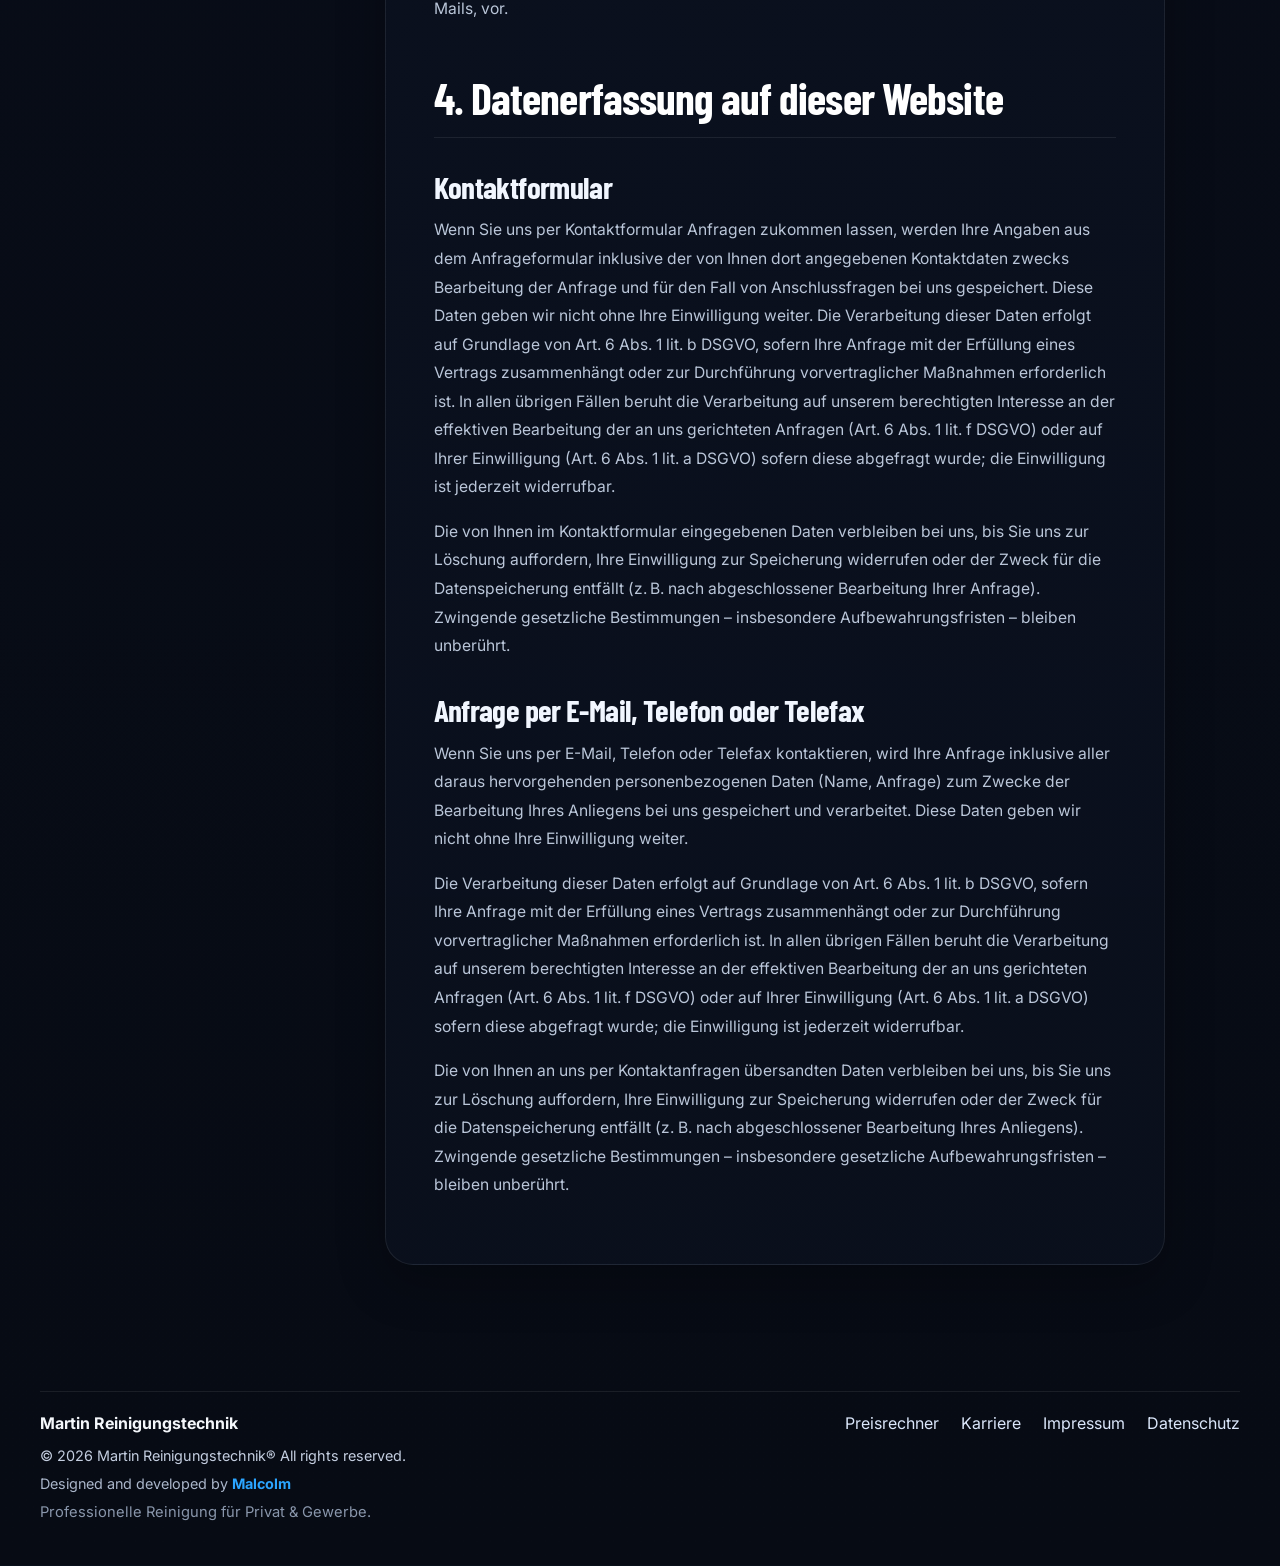
<file: datenschutz/index.html>
<!DOCTYPE html>
<html lang="de">
<head>
  <meta charset="UTF-8">
  <meta name="viewport" content="width=device-width, initial-scale=1.0">
  <link rel="icon" type="image/png" href="/assets/icons/m.png">
  <link rel="preconnect" href="https://fonts.googleapis.com">
  <link rel="preconnect" href="https://fonts.gstatic.com" crossorigin>
  <link href="https://fonts.googleapis.com/css2?family=Barlow+Condensed:wght@500;600;700;800&family=Inter:wght@400;500;600;700&display=swap" rel="stylesheet">
  <link rel="stylesheet" href="/css/style.css">
  <title>Datenschutzerklärung – Martin Reinigungstechnik</title>
  <meta name="description" content="Datenschutzerklärung von Martin Reinigungstechnik.">
</head>
<body>
<div class="site-shell">
  <div class="topbar">
    <div class="container topbar__inner">
      <a href="/" class="logo" aria-label="Martin Reinigungstechnik Startseite">
        <img src="/assets/icons/Reinigungstechnik-logo.svg" alt="Martin Reinigungstechnik Logo">
      </a>
      <div class="topbar__actions">

        <button class="menu-toggle" type="button" aria-expanded="false" aria-controls="site-navigation">

          <span class="menu-toggle__label">Menü</span>

          <span class="menu-toggle__icon" aria-hidden="true"><span></span><span></span><span></span></span>

        </button>

        <nav class="nav" id="site-navigation" aria-label="Hauptnavigation">
        <a href="/#leistungen">Leistungen</a>
        <a href="/#bewertungen">Bewertungen</a>
        <a href="/preisrechner/index.html">Preisrechner</a>
        <a href="/karriere/index.html">Karriere</a>
        <a href="/#kontakt">Kontakt</a>
      </nav>

      </div>
    </div>
  </div>

  <main>
    <section class="page-hero legal-hero">
      <div class="container page-hero__content">
        <div class="page-hero__copy">
          <span class="eyebrow">Rechtliches</span>
          <h1>Datenschutzerklärung</h1>
        </div>
      </div>
    </section>

    <section class="section legal-section">
      <div class="container legal-layout">
        <aside class="legal-nav" aria-label="Inhaltsübersicht Datenschutz">
          <span class="legal-nav__title">Auf dieser Seite</span>
          <a href="#ueberblick">1. Überblick</a>
          <a href="#hosting">2. Hosting</a>
          <a href="#pflichtinformationen">3. Pflichtinformationen</a>
          <a href="#datenerfassung">4. Datenerfassung</a>
        </aside>

        <article class="legal-content legal-content--privacy">
<h2 id="ueberblick">1. Datenschutz auf einen Blick</h2>
<h3>Allgemeine Hinweise</h3>
<p>Die folgenden Hinweise geben einen einfachen Überblick darüber, was mit Ihren personenbezogenen Daten passiert, wenn Sie diese Website besuchen. Personenbezogene Daten sind alle Daten, mit denen Sie persönlich identifiziert werden können. Ausführliche Informationen zum Thema Datenschutz entnehmen Sie unserer unter diesem Text aufgeführten Datenschutzerklärung.</p>
<h3>Datenerfassung auf dieser Website</h3>
<h4>Wer ist verantwortlich für die Datenerfassung auf dieser Website?</h4>
<p>Die Datenverarbeitung auf dieser Website erfolgt durch den Websitebetreiber. Dessen Kontaktdaten können Sie dem Abschnitt „Hinweis zur Verantwortlichen Stelle“ in dieser Datenschutzerklärung entnehmen.</p>
<h4>Wie erfassen wir Ihre Daten?</h4>
<p>Ihre Daten werden zum einen dadurch erhoben, dass Sie uns diese mitteilen. Hierbei kann es sich z. B. um Daten handeln, die Sie in ein Kontaktformular eingeben.</p>
<p>Andere Daten werden automatisch oder nach Ihrer Einwilligung beim Besuch der Website durch unsere IT-Systeme erfasst. Das sind vor allem technische Daten (z. B. Internetbrowser, Betriebssystem oder Uhrzeit des Seitenaufrufs). Die Erfassung dieser Daten erfolgt automatisch, sobald Sie diese Website betreten.</p>
<h4>Wofür nutzen wir Ihre Daten?</h4>
<p>Ein Teil der Daten wird erhoben, um eine fehlerfreie Bereitstellung der Website zu gewährleisten. Andere Daten können zur Analyse Ihres Nutzerverhaltens verwendet werden. Sofern über die Website Verträge geschlossen oder angebahnt werden können, werden die übermittelten Daten auch für Vertragsangebote, Bestellungen oder sonstige Auftragsanfragen verarbeitet.</p>
<h4>Welche Rechte haben Sie bezüglich Ihrer Daten?</h4>
<p>Sie haben jederzeit das Recht, unentgeltlich Auskunft über Herkunft, Empfänger und Zweck Ihrer gespeicherten personenbezogenen Daten zu erhalten. Sie haben außerdem ein Recht, die Berichtigung oder Löschung dieser Daten zu verlangen. Wenn Sie eine Einwilligung zur Datenverarbeitung erteilt haben, können Sie diese Einwilligung jederzeit für die Zukunft widerrufen. Außerdem haben Sie das Recht, unter bestimmten Umständen die Einschränkung der Verarbeitung Ihrer personenbezogenen Daten zu verlangen. Des Weiteren steht Ihnen ein Beschwerderecht bei der zuständigen Aufsichtsbehörde zu.</p>
<p>Hierzu sowie zu weiteren Fragen zum Thema Datenschutz können Sie sich jederzeit an uns wenden.</p>
<h2>Kontakt- und Bewerbungsformulare</h2>
<p>Für die technische Übermittlung von Kontaktanfragen und Bewerbungen nutzen wir den Dienst FormSubmit (formsubmit.co). Wenn Sie ein Formular absenden, werden die von Ihnen eingegebenen Daten sowie freiwillig hochgeladene Dateien an FormSubmit übertragen und per E-Mail an uns weitergeleitet. FormSubmit gibt an, Formulareinsendungen für 30 Tage vorzuhalten; hochgeladene Dateien werden nach Angaben des Dienstes nicht im Einsendungsarchiv gespeichert.</p>
<p>Die Verarbeitung erfolgt zur Bearbeitung Ihrer Anfrage beziehungsweise Bewerbung auf Grundlage von Art. 6 Abs. 1 lit. b DSGVO sowie, soweit erforderlich, auf Grundlage unseres berechtigten Interesses an einer zuverlässigen Formularübermittlung gemäß Art. 6 Abs. 1 lit. f DSGVO. Bitte übermitteln Sie keine Daten, die für Ihre Anfrage oder Bewerbung nicht erforderlich sind.</p>

<h2 id="hosting">2. Hosting</h2>
<p>Wir hosten die Inhalte unserer Website bei folgendem Anbieter:</p>
<h3>Externes Hosting</h3>
<p>Diese Website wird extern gehostet. Die personenbezogenen Daten, die auf dieser Website erfasst werden, werden auf den Servern des Hosters / der Hoster gespeichert. Hierbei kann es sich v. a. um IP-Adressen, Kontaktanfragen, Meta- und Kommunikationsdaten, Vertragsdaten, Kontaktdaten, Namen, Websitezugriffe und sonstige Daten, die über eine Website generiert werden, handeln.</p>
<p>Das externe Hosting erfolgt zum Zwecke der Vertragserfüllung gegenüber unseren potenziellen und bestehenden Kunden (Art. 6 Abs. 1 lit. b DSGVO) und im Interesse einer sicheren, schnellen und effizienten Bereitstellung unseres Online-Angebots durch einen professionellen Anbieter (Art. 6 Abs. 1 lit. f DSGVO). Sofern eine entsprechende Einwilligung abgefragt wurde, erfolgt die Verarbeitung ausschließlich auf Grundlage von Art. 6 Abs. 1 lit. a DSGVO und § 25 Abs. 1 TDDDG, soweit die Einwilligung die Speicherung von Cookies oder den Zugriff auf Informationen im Endgerät des Nutzers (z. B. Device-Fingerprinting) im Sinne des TDDDG umfasst. Die Einwilligung ist jederzeit widerrufbar.</p>
<p>Unser(e) Hoster wird bzw. werden Ihre Daten nur insoweit verarbeiten, wie dies zur Erfüllung seiner Leistungspflichten erforderlich ist und unsere Weisungen in Bezug auf diese Daten befolgen.</p>
<p>Wir setzen folgende(n) Hoster ein:</p>
<p>Cloudflare, Inc.<br/>
101 Townsend St<br/>
San Francisco, CA 94107</p>
<h2 id="pflichtinformationen">3. Allgemeine Hinweise und Pflichtinformationen</h2>
<h3>Datenschutz</h3>
<p>Die Betreiber dieser Seiten nehmen den Schutz Ihrer persönlichen Daten sehr ernst. Wir behandeln Ihre personenbezogenen Daten vertraulich und entsprechend den gesetzlichen Datenschutzvorschriften sowie dieser Datenschutzerklärung.</p>
<p>Wenn Sie diese Website benutzen, werden verschiedene personenbezogene Daten erhoben. Personenbezogene Daten sind Daten, mit denen Sie persönlich identifiziert werden können. Die vorliegende Datenschutzerklärung erläutert, welche Daten wir erheben und wofür wir sie nutzen. Sie erläutert auch, wie und zu welchem Zweck das geschieht.</p>
<p>Wir weisen darauf hin, dass die Datenübertragung im Internet (z. B. bei der Kommunikation per E-Mail) Sicherheitslücken aufweisen kann. Ein lückenloser Schutz der Daten vor dem Zugriff durch Dritte ist nicht möglich.</p>
<h3>Hinweis zur verantwortlichen Stelle</h3>
<p>Die verantwortliche Stelle für die Datenverarbeitung auf dieser Website ist:</p>
<p>Martin Reinigungstechnik<br/>
Am Mittelpfad 55<br/>
65468 Trebur<br/>
Telefon: +49 (0) 155 67 29 38 06<br/>
E-Mail: info@martin-reinigungstechnik.com</p>
<p>Verantwortliche Stelle ist die natürliche oder juristische Person, die allein oder gemeinsam mit anderen über die Zwecke und Mittel der Verarbeitung von personenbezogenen Daten (z. B. Namen, E-Mail-Adressen o. Ä.) entscheidet.</p>
<h3>Speicherdauer</h3>
<p>Soweit innerhalb dieser Datenschutzerklärung keine speziellere Speicherdauer genannt wurde, verbleiben Ihre personenbezogenen Daten bei uns, bis der Zweck für die Datenverarbeitung entfällt. Wenn Sie ein berechtigtes Löschersuchen geltend machen oder eine Einwilligung zur Datenverarbeitung widerrufen, werden Ihre Daten gelöscht, sofern wir keine anderen rechtlich zulässigen Gründe für die Speicherung Ihrer personenbezogenen Daten haben (z. B. steuer- oder handelsrechtliche Aufbewahrungsfristen); im letztgenannten Fall erfolgt die Löschung nach Fortfall dieser Gründe.</p>
<h3>Allgemeine Hinweise zu den Rechtsgrundlagen der Datenverarbeitung auf dieser Website</h3>
<p>Sofern Sie in die Datenverarbeitung eingewilligt haben, verarbeiten wir Ihre personenbezogenen Daten auf Grundlage von Art. 6 Abs. 1 lit. a DSGVO bzw. Art. 9 Abs. 2 lit. a DSGVO, sofern besondere Datenkategorien nach Art. 9 Abs. 1 DSGVO verarbeitet werden. Im Falle einer ausdrücklichen Einwilligung in die Übertragung personenbezogener Daten in Drittstaaten erfolgt die Datenverarbeitung außerdem auf Grundlage von Art. 49 Abs. 1 lit. a DSGVO. Sofern Sie in die Speicherung von Cookies oder in den Zugriff auf Informationen in Ihr Endgerät (z. B. via Device-Fingerprinting) eingewilligt haben, erfolgt die Datenverarbeitung zusätzlich auf Grundlage von § 25 Abs. 1 TDDDG. Die Einwilligung ist jederzeit widerrufbar. Sind Ihre Daten zur Vertragserfüllung oder zur Durchführung vorvertraglicher Maßnahmen erforderlich, verarbeiten wir Ihre Daten auf Grundlage des Art. 6 Abs. 1 lit. b DSGVO. Des Weiteren verarbeiten wir Ihre Daten, sofern diese zur Erfüllung einer rechtlichen Verpflichtung erforderlich sind auf Grundlage von Art. 6 Abs. 1 lit. c DSGVO. Die Datenverarbeitung kann ferner auf Grundlage unseres berechtigten Interesses nach Art. 6 Abs. 1 lit. f DSGVO erfolgen. Über die jeweils im Einzelfall einschlägigen Rechtsgrundlagen wird in den folgenden Absätzen dieser Datenschutzerklärung informiert.</p>
<h3>Empfänger von personenbezogenen Daten</h3>
<p>Im Rahmen unserer Geschäftstätigkeit arbeiten wir mit verschiedenen externen Stellen zusammen. Dabei ist teilweise auch eine Übermittlung von personenbezogenen Daten an diese externen Stellen erforderlich. Wir geben personenbezogene Daten nur dann an externe Stellen weiter, wenn dies im Rahmen einer Vertragserfüllung erforderlich ist, wenn wir gesetzlich hierzu verpflichtet sind (z. B. Weitergabe von Daten an Steuerbehörden), wenn wir ein berechtigtes Interesse nach Art. 6 Abs. 1 lit. f DSGVO an der Weitergabe haben oder wenn eine sonstige Rechtsgrundlage die Datenweitergabe erlaubt. Beim Einsatz von Auftragsverarbeitern geben wir personenbezogene Daten unserer Kunden nur auf Grundlage eines gültigen Vertrags über Auftragsverarbeitung weiter. Im Falle einer gemeinsamen Verarbeitung wird ein Vertrag über gemeinsame Verarbeitung geschlossen.</p>
<h3>Widerruf Ihrer Einwilligung zur Datenverarbeitung</h3>
<p>Viele Datenverarbeitungsvorgänge sind nur mit Ihrer ausdrücklichen Einwilligung möglich. Sie können eine bereits erteilte Einwilligung jederzeit widerrufen. Die Rechtmäßigkeit der bis zum Widerruf erfolgten Datenverarbeitung bleibt vom Widerruf unberührt.</p>
<h3>Widerspruchsrecht gegen die Datenerhebung in besonderen Fällen sowie gegen Direktwerbung (Art. 21 DSGVO)</h3>
<p>WENN DIE DATENVERARBEITUNG AUF GRUNDLAGE VON ART. 6 ABS. 1 LIT. E ODER F DSGVO ERFOLGT, HABEN SIE JEDERZEIT DAS RECHT, AUS GRÜNDEN, DIE SICH AUS IHRER BESONDEREN SITUATION ERGEBEN, GEGEN DIE VERARBEITUNG IHRER PERSONENBEZOGENEN DATEN WIDERSPRUCH EINZULEGEN; DIES GILT AUCH FÜR EIN AUF DIESE BESTIMMUNGEN GESTÜTZTES PROFILING. DIE JEWEILIGE RECHTSGRUNDLAGE, AUF DENEN EINE VERARBEITUNG BERUHT, ENTNEHMEN SIE DIESER DATENSCHUTZERKLÄRUNG. WENN SIE WIDERSPRUCH EINLEGEN, WERDEN WIR IHRE BETROFFENEN PERSONENBEZOGENEN DATEN NICHT MEHR VERARBEITEN, ES SEI DENN, WIR KÖNNEN ZWINGENDE SCHUTZWÜRDIGE GRÜNDE FÜR DIE VERARBEITUNG NACHWEISEN, DIE IHRE INTERESSEN, RECHTE UND FREIHEITEN ÜBERWIEGEN ODER DIE VERARBEITUNG DIENT DER GELTENDMACHUNG, AUSÜBUNG ODER VERTEIDIGUNG VON RECHTSANSPRÜCHEN (WIDERSPRUCH NACH ART. 21 ABS. 1 DSGVO).</p>
<p>WERDEN IHRE PERSONENBEZOGENEN DATEN VERARBEITET, UM DIREKTWERBUNG ZU BETREIBEN, SO HABEN SIE DAS RECHT, JEDERZEIT WIDERSPRUCH GEGEN DIE VERARBEITUNG SIE BETREFFENDER PERSONENBEZOGENER DATEN ZUM ZWECKE DERARTIGER WERBUNG EINZULEGEN; DIES GILT AUCH FÜR DAS PROFILING, SOWEIT ES MIT SOLCHER DIREKTWERBUNG IN VERBINDUNG STEHT. WENN SIE WIDERSPRECHEN, WERDEN IHRE PERSONENBEZOGENEN DATEN ANSCHLIESSEND NICHT MEHR ZUM ZWECKE DER DIREKTWERBUNG VERWENDET (WIDERSPRUCH NACH ART. 21 ABS. 2 DSGVO).</p>
<h3>Beschwerderecht bei der zuständigen Aufsichtsbehörde</h3>
<p>Im Falle von Verstößen gegen die DSGVO steht den Betroffenen ein Beschwerderecht bei einer Aufsichtsbehörde, insbesondere in dem Mitgliedstaat ihres gewöhnlichen Aufenthalts, ihres Arbeitsplatzes oder des Orts des mutmaßlichen Verstoßes zu. Das Beschwerderecht besteht unbeschadet anderweitiger verwaltungsrechtlicher oder gerichtlicher Rechtsbehelfe.</p>
<h3>Recht auf Datenübertragbarkeit</h3>
<p>Sie haben das Recht, Daten, die wir auf Grundlage Ihrer Einwilligung oder in Erfüllung eines Vertrags automatisiert verarbeiten, an sich oder an einen Dritten in einem gängigen, maschinenlesbaren Format aushändigen zu lassen. Sofern Sie die direkte Übertragung der Daten an einen anderen Verantwortlichen verlangen, erfolgt dies nur, soweit es technisch machbar ist.</p>
<h3>Auskunft, Berichtigung und Löschung</h3>
<p>Sie haben im Rahmen der geltenden gesetzlichen Bestimmungen jederzeit das Recht auf unentgeltliche Auskunft über Ihre gespeicherten personenbezogenen Daten, deren Herkunft und Empfänger und den Zweck der Datenverarbeitung und ggf. ein Recht auf Berichtigung oder Löschung dieser Daten. Hierzu sowie zu weiteren Fragen zum Thema personenbezogene Daten können Sie sich jederzeit an uns wenden.</p>
<h3>Recht auf Einschränkung der Verarbeitung</h3>
<p>Sie haben das Recht, die Einschränkung der Verarbeitung Ihrer personenbezogenen Daten zu verlangen. Hierzu können Sie sich jederzeit an uns wenden. Das Recht auf Einschränkung der Verarbeitung besteht in folgenden Fällen:</p>
<ul>
<li>Wenn Sie die Richtigkeit Ihrer bei uns gespeicherten personenbezogenen Daten bestreiten, benötigen wir in der Regel Zeit, um dies zu überprüfen. Für die Dauer der Prüfung haben Sie das Recht, die Einschränkung der Verarbeitung Ihrer personenbezogenen Daten zu verlangen.</li>
<li>Wenn die Verarbeitung Ihrer personenbezogenen Daten unrechtmäßig geschah/geschieht, können Sie statt der Löschung die Einschränkung der Datenverarbeitung verlangen.</li>
<li>Wenn wir Ihre personenbezogenen Daten nicht mehr benötigen, Sie sie jedoch zur Ausübung, Verteidigung oder Geltendmachung von Rechtsansprüchen benötigen, haben Sie das Recht, statt der Löschung die Einschränkung der Verarbeitung Ihrer personenbezogenen Daten zu verlangen.</li>
<li>Wenn Sie einen Widerspruch nach Art. 21 Abs. 1 DSGVO eingelegt haben, muss eine Abwägung zwischen Ihren und unseren Interessen vorgenommen werden. Solange noch nicht feststeht, wessen Interessen überwiegen, haben Sie das Recht, die Einschränkung der Verarbeitung Ihrer personenbezogenen Daten zu verlangen.</li>
<li>Wenn Sie die Verarbeitung Ihrer personenbezogenen Daten eingeschränkt haben, dürfen diese Daten – von ihrer Speicherung abgesehen – nur mit Ihrer Einwilligung oder zur Geltendmachung, Ausübung oder Verteidigung von Rechtsansprüchen oder zum Schutz der Rechte einer anderen natürlichen oder juristischen Person oder aus Gründen eines wichtigen öffentlichen Interesses der Europäischen Union oder eines Mitgliedstaats verarbeitet werden.</li>
</ul>
<h3>SSL- bzw. TLS-Verschlüsselung</h3>
<p>Diese Seite nutzt aus Sicherheitsgründen und zum Schutz der Übertragung vertraulicher Inhalte, wie zum Beispiel Bestellungen oder Anfragen, die Sie an uns als Seitenbetreiber senden, eine SSL- bzw. TLS-Verschlüsselung. Eine verschlüsselte Verbindung erkennen Sie daran, dass die Adresszeile des Browsers von „http://“ auf „https://“ wechselt und an dem Schloss-Symbol in Ihrer Browserzeile. Wenn die SSL- bzw. TLS-Verschlüsselung aktiviert ist, können die Daten, die Sie an uns übermitteln, nicht von Dritten mitgelesen werden.</p>
<h3>Widerspruch gegen Werbe-E-Mails</h3>
<p>Der Nutzung von im Rahmen der Impressumspflicht veröffentlichten Kontaktdaten zur Übersendung von nicht ausdrücklich angeforderter Werbung und Informationsmaterialien wird hiermit widersprochen. Die Betreiber der Seiten behalten sich ausdrücklich rechtliche Schritte im Falle der unverlangten Zusendung von Werbeinformationen, etwa durch Spam-E-Mails, vor.</p>
<h2 id="datenerfassung">4. Datenerfassung auf dieser Website</h2>
<h3>Kontaktformular</h3>
<p>Wenn Sie uns per Kontaktformular Anfragen zukommen lassen, werden Ihre Angaben aus dem Anfrageformular inklusive der von Ihnen dort angegebenen Kontaktdaten zwecks Bearbeitung der Anfrage und für den Fall von Anschlussfragen bei uns gespeichert. Diese Daten geben wir nicht ohne Ihre Einwilligung weiter. Die Verarbeitung dieser Daten erfolgt auf Grundlage von Art. 6 Abs. 1 lit. b DSGVO, sofern Ihre Anfrage mit der Erfüllung eines Vertrags zusammenhängt oder zur Durchführung vorvertraglicher Maßnahmen erforderlich ist. In allen übrigen Fällen beruht die Verarbeitung auf unserem berechtigten Interesse an der effektiven Bearbeitung der an uns gerichteten Anfragen (Art. 6 Abs. 1 lit. f DSGVO) oder auf Ihrer Einwilligung (Art. 6 Abs. 1 lit. a DSGVO) sofern diese abgefragt wurde; die Einwilligung ist jederzeit widerrufbar.</p>
<p>Die von Ihnen im Kontaktformular eingegebenen Daten verbleiben bei uns, bis Sie uns zur Löschung auffordern, Ihre Einwilligung zur Speicherung widerrufen oder der Zweck für die Datenspeicherung entfällt (z. B. nach abgeschlossener Bearbeitung Ihrer Anfrage). Zwingende gesetzliche Bestimmungen – insbesondere Aufbewahrungsfristen – bleiben unberührt.</p>
<h3>Anfrage per E-Mail, Telefon oder Telefax</h3>
<p>Wenn Sie uns per E-Mail, Telefon oder Telefax kontaktieren, wird Ihre Anfrage inklusive aller daraus hervorgehenden personenbezogenen Daten (Name, Anfrage) zum Zwecke der Bearbeitung Ihres Anliegens bei uns gespeichert und verarbeitet. Diese Daten geben wir nicht ohne Ihre Einwilligung weiter.</p>
<p>Die Verarbeitung dieser Daten erfolgt auf Grundlage von Art. 6 Abs. 1 lit. b DSGVO, sofern Ihre Anfrage mit
der Erfüllung eines Vertrags zusammenhängt oder zur Durchführung vorvertraglicher Maßnahmen
erforderlich ist. In allen übrigen Fällen beruht die Verarbeitung auf unserem berechtigten Interesse an der
effektiven Bearbeitung der an uns gerichteten Anfragen (Art. 6 Abs. 1 lit. f DSGVO) oder auf Ihrer
Einwilligung (Art. 6 Abs. 1 lit. a DSGVO) sofern diese abgefragt wurde; die Einwilligung ist jederzeit
widerrufbar.</p>
<p>Die von Ihnen an uns per Kontaktanfragen übersandten Daten verbleiben bei uns, bis Sie uns zur Löschung
auffordern, Ihre Einwilligung zur Speicherung widerrufen oder der Zweck für die Datenspeicherung entfällt
(z. B. nach abgeschlossener Bearbeitung Ihres Anliegens). Zwingende gesetzliche Bestimmungen –
insbesondere gesetzliche Aufbewahrungsfristen – bleiben unberührt.</p>
        </article>
      </div>
    </section>
  </main>

  <footer class="footer">
    <div class="container footer__inner">
      <div class="footer__brand">
        <strong>Martin Reinigungstechnik</strong>
        <p class="footer__copyright">© 2026 Martin Reinigungstechnik® All rights reserved.</p>
        <p class="footer__credit">Designed and developed by <a href="https://www.linkedin.com/in/dennis-martin-1b48523a5/" target="_blank" rel="noopener noreferrer">Malcolm</a></p>
        <p class="footer__tagline">Professionelle Reinigung für Privat &amp; Gewerbe.</p>
      </div>
      <div class="footer__links">
        <a href="/preisrechner/index.html">Preisrechner</a>
        <a href="/karriere/index.html">Karriere</a>
        <a href="/impressum/index.html">Impressum</a>
        <a href="/datenschutz/index.html">Datenschutz</a>
      </div>
    </div>
  </footer>
</div>

<a href="https://wa.me/4915567298306" target="_blank" rel="noopener noreferrer" class="whatsapp-float" aria-label="Per WhatsApp kontaktieren">
  <img src="/assets/icons/whatsapp logo.png" alt="WhatsApp">
  <span>WhatsApp</span>
</a>

<script src="/js/script.js"></script>
</body>
</html>
</file>
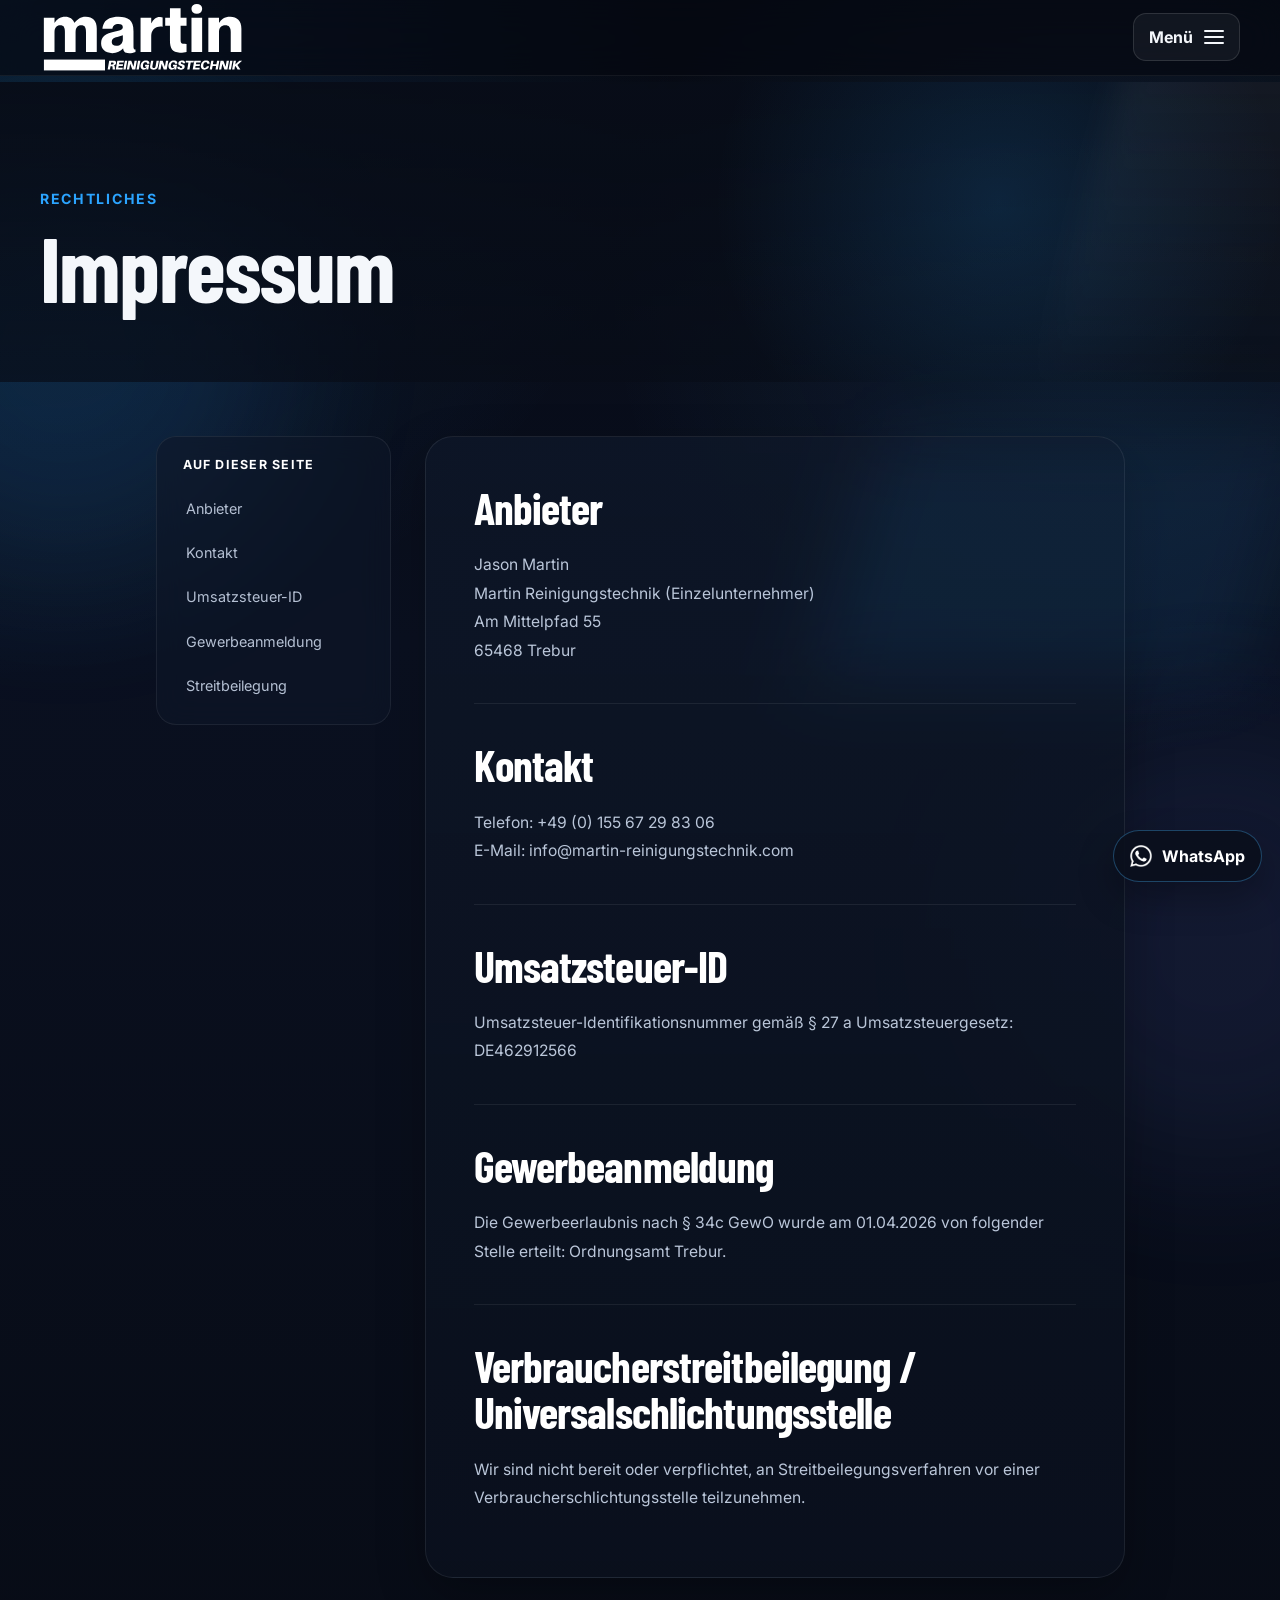
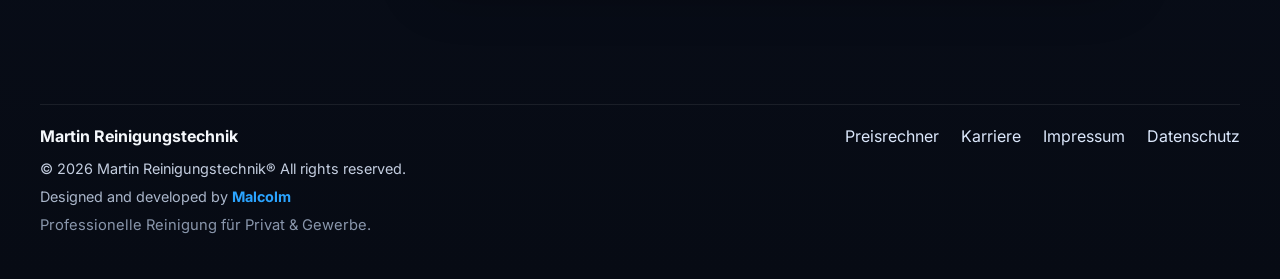
<file: impressum/index.html>
<!DOCTYPE html>
<html lang="de">
<head>
  <meta charset="UTF-8">
  <meta name="viewport" content="width=device-width, initial-scale=1.0">
  <link rel="icon" type="image/png" href="/assets/icons/m.png">
  <link rel="preconnect" href="https://fonts.googleapis.com">
  <link rel="preconnect" href="https://fonts.gstatic.com" crossorigin>
  <link href="https://fonts.googleapis.com/css2?family=Barlow+Condensed:wght@500;600;700;800&family=Inter:wght@400;500;600;700&display=swap" rel="stylesheet">
  <link rel="stylesheet" href="/css/style.css">
  <title>Impressum – Martin Reinigungstechnik</title>
  <meta name="description" content="Impressum und Anbieterkennzeichnung von Martin Reinigungstechnik.">
</head>
<body>
<div class="site-shell">
  <div class="topbar">
    <div class="container topbar__inner">
      <a href="/" class="logo" aria-label="Martin Reinigungstechnik Startseite">
        <img src="/assets/icons/Reinigungstechnik-logo.svg" alt="Martin Reinigungstechnik Logo">
      </a>
      <div class="topbar__actions">

        <button class="menu-toggle" type="button" aria-expanded="false" aria-controls="site-navigation">

          <span class="menu-toggle__label">Menü</span>

          <span class="menu-toggle__icon" aria-hidden="true"><span></span><span></span><span></span></span>

        </button>

        <nav class="nav" id="site-navigation" aria-label="Hauptnavigation">
        <a href="/#leistungen">Leistungen</a>
        <a href="/#bewertungen">Bewertungen</a>
        <a href="/preisrechner/index.html">Preisrechner</a>
        <a href="/karriere/index.html">Karriere</a>
        <a href="/#kontakt">Kontakt</a>
      </nav>

      </div>
    </div>
  </div>

  <main>
    <section class="page-hero legal-hero">
      <div class="container page-hero__content">
        <div class="page-hero__copy">
          <span class="eyebrow">Rechtliches</span>
          <h1>Impressum</h1>
        </div>
      </div>
    </section>

    <section class="section legal-section">
      <div class="container legal-layout legal-layout--compact">
        <aside class="legal-nav" aria-label="Inhaltsübersicht Impressum">
          <span class="legal-nav__title">Auf dieser Seite</span>
          <a href="#anbieter">Anbieter</a>
          <a href="#kontaktangaben">Kontakt</a>
          <a href="#umsatzsteuer">Umsatzsteuer-ID</a>
          <a href="#gewerbe">Gewerbeanmeldung</a>
          <a href="#streitbeilegung">Streitbeilegung</a>
        </aside>

        <article class="legal-content">
          <section class="legal-block" id="anbieter">
            <h2>Anbieter</h2>
            <p>Jason Martin<br>
            Martin Reinigungstechnik (Einzelunternehmer)<br>
            Am Mittelpfad 55<br>
            65468 Trebur</p>
          </section>

          <section class="legal-block" id="kontaktangaben">
            <h2>Kontakt</h2>
            <p>Telefon: +49 (0) 155 67 29 83 06<br>
            E-Mail: info@martin-reinigungstechnik.com</p>
          </section>

          <section class="legal-block" id="umsatzsteuer">
            <h2>Umsatzsteuer-ID</h2>
            <p>Umsatzsteuer-Identifikationsnummer gemäß § 27 a Umsatzsteuergesetz:<br>
            DE462912566</p>
          </section>

          <section class="legal-block" id="gewerbe">
            <h2>Gewerbeanmeldung</h2>
            <p>Die Gewerbeerlaubnis nach § 34c GewO wurde am 01.04.2026 von folgender Stelle erteilt: Ordnungsamt Trebur.</p>
          </section>

          <section class="legal-block" id="streitbeilegung">
            <h2>Verbraucherstreitbeilegung / Universalschlichtungsstelle</h2>
            <p>Wir sind nicht bereit oder verpflichtet, an Streitbeilegungsverfahren vor einer Verbraucherschlichtungsstelle teilzunehmen.</p>
          </section>
        </article>
      </div>
    </section>
  </main>

  <footer class="footer">
    <div class="container footer__inner">
      <div class="footer__brand">
        <strong>Martin Reinigungstechnik</strong>
        <p class="footer__copyright">© 2026 Martin Reinigungstechnik® All rights reserved.</p>
        <p class="footer__credit">Designed and developed by <a href="https://www.linkedin.com/in/dennis-martin-1b48523a5/" target="_blank" rel="noopener noreferrer">Malcolm</a></p>
        <p class="footer__tagline">Professionelle Reinigung für Privat &amp; Gewerbe.</p>
      </div>
      <div class="footer__links">
        <a href="/preisrechner/index.html">Preisrechner</a>
        <a href="/karriere/index.html">Karriere</a>
        <a href="/impressum/index.html">Impressum</a>
        <a href="/datenschutz/index.html">Datenschutz</a>
      </div>
    </div>
  </footer>
</div>

<a href="https://wa.me/4915567298306" target="_blank" rel="noopener noreferrer" class="whatsapp-float" aria-label="Per WhatsApp kontaktieren">
  <img src="/assets/icons/whatsapp logo.png" alt="WhatsApp">
  <span>WhatsApp</span>
</a>

<script src="/js/script.js"></script>
</body>
</html>
</file>
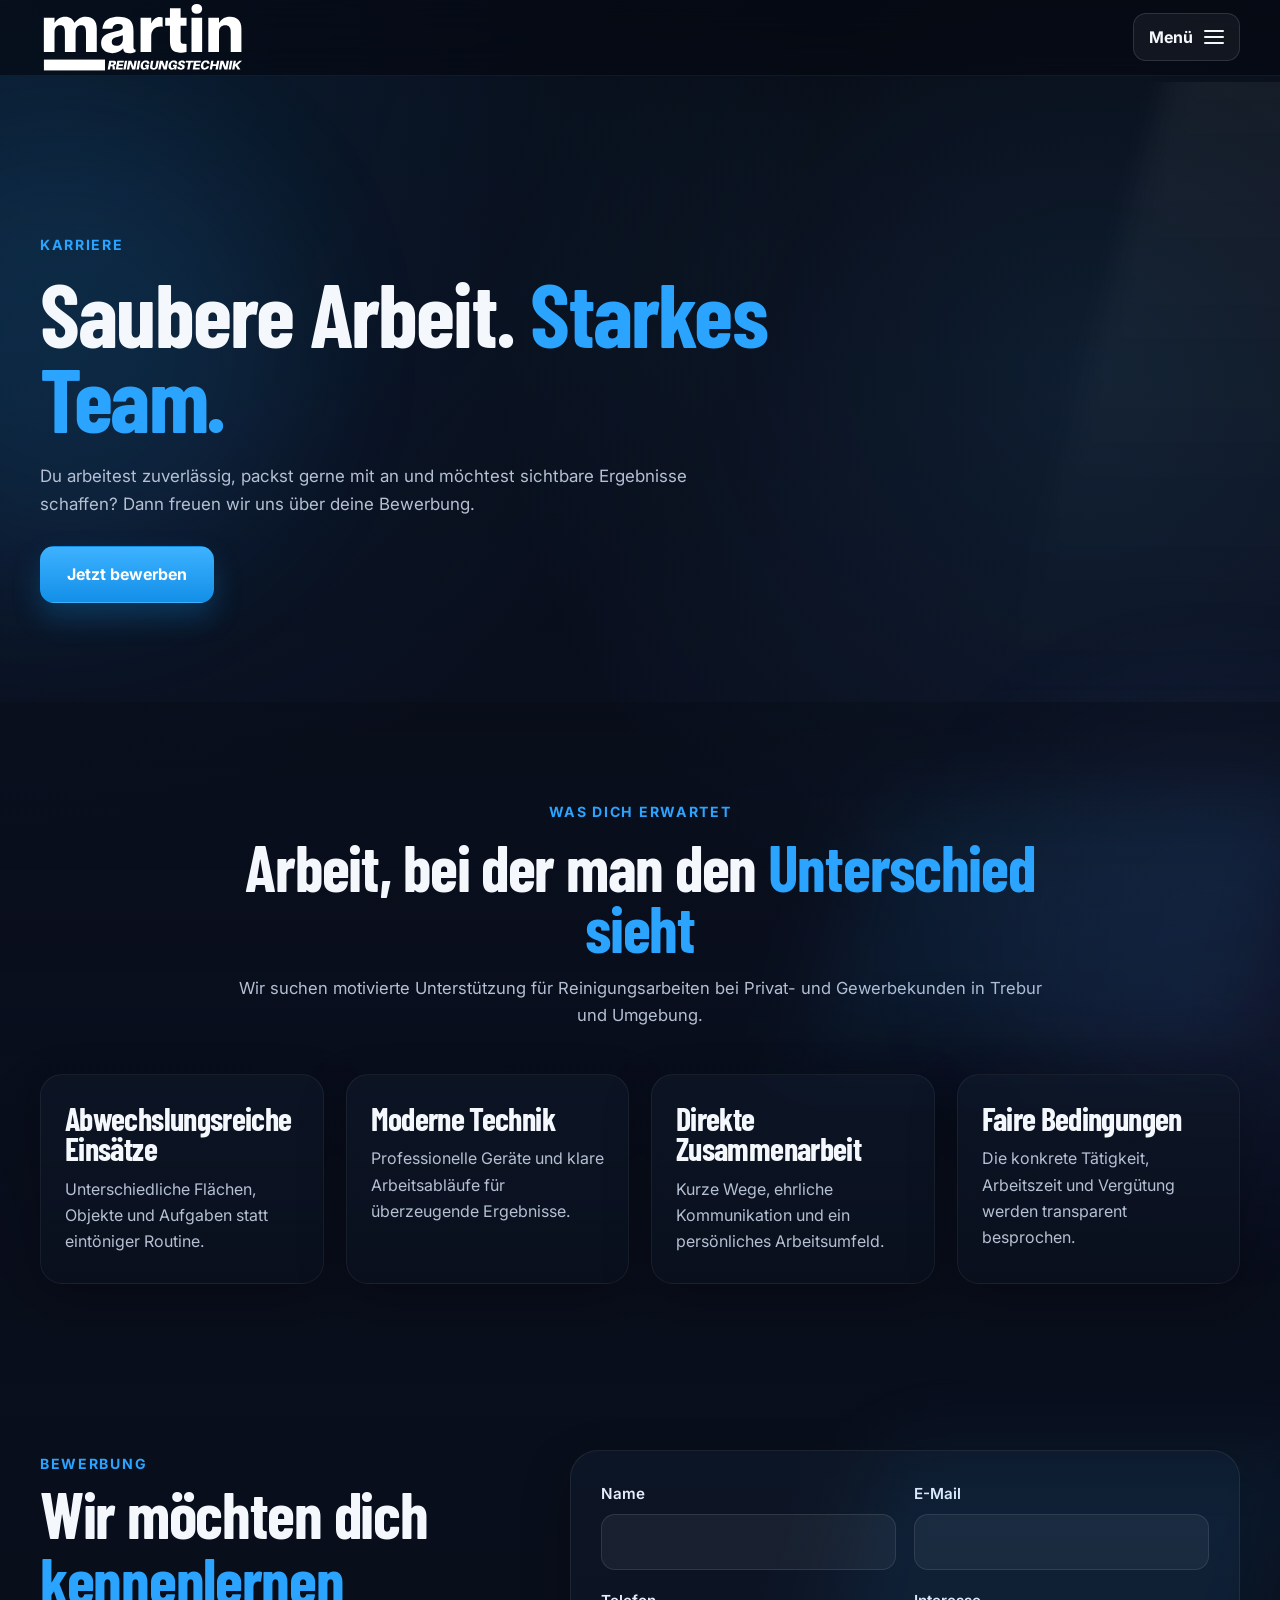
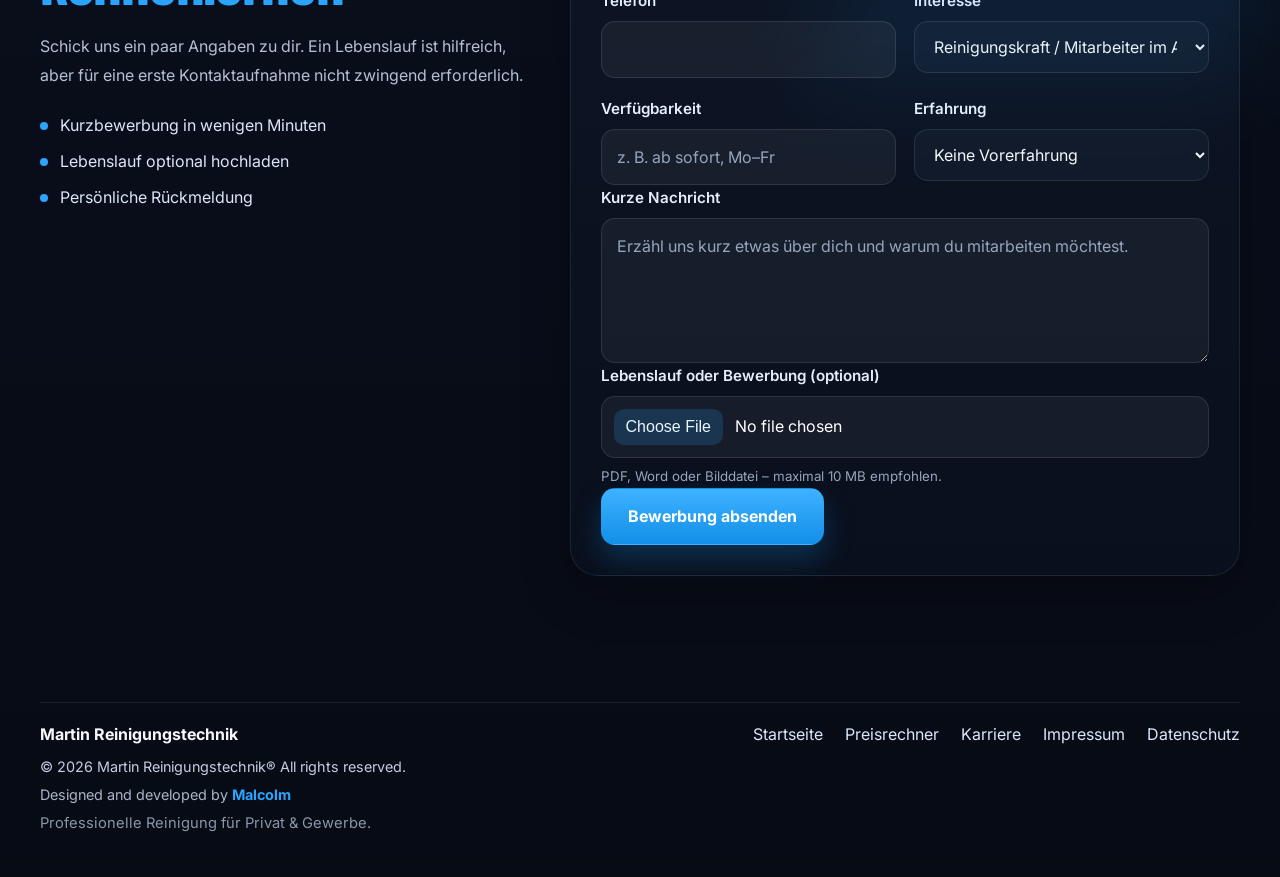
<file: karriere/index.html>
<!DOCTYPE html>
<html lang="de">
<head>
  <meta charset="UTF-8">
  <meta name="viewport" content="width=device-width, initial-scale=1.0">
  <title>Karriere – Martin Reinigungstechnik</title>
  <meta name="description" content="Karriere und Bewerbung bei Martin Reinigungstechnik in Trebur und Umgebung.">
  <link rel="icon" type="image/png" href="/assets/icons/m.png">
  <link rel="preconnect" href="https://fonts.googleapis.com">
  <link rel="preconnect" href="https://fonts.gstatic.com" crossorigin>
  <link href="https://fonts.googleapis.com/css2?family=Barlow+Condensed:wght@500;600;700;800&family=Inter:wght@400;500;600;700&display=swap" rel="stylesheet">
  <link rel="stylesheet" href="/css/style.css">
</head>
<body>
<div class="site-shell">
  <div class="topbar">
    <div class="container topbar__inner">
      <a href="/" class="logo" aria-label="Martin Reinigungstechnik Startseite">
        <img src="/assets/icons/Reinigungstechnik-logo.svg" alt="Martin Reinigungstechnik Logo">
      </a>
      <div class="topbar__actions">

        <button class="menu-toggle" type="button" aria-expanded="false" aria-controls="site-navigation">

          <span class="menu-toggle__label">Menü</span>

          <span class="menu-toggle__icon" aria-hidden="true"><span></span><span></span><span></span></span>

        </button>

        <nav class="nav" id="site-navigation" aria-label="Hauptnavigation">
        <a href="/#leistungen">Leistungen</a>
        <a href="/#bewertungen">Bewertungen</a>
        <a href="/preisrechner/index.html">Preisrechner</a>
        <a href="/karriere/index.html">Karriere</a>
        <a href="/#kontakt">Kontakt</a>
      </nav>

      </div>
    </div>
  </div>

  <main>
    <section class="page-hero career-hero">
      <div class="container page-hero__content">
        <div class="page-hero__copy">
          <span class="eyebrow">Karriere</span>
          <h1>Saubere Arbeit. <span>Starkes Team.</span></h1>
          <p>Du arbeitest zuverlässig, packst gerne mit an und möchtest sichtbare Ergebnisse schaffen? Dann freuen wir uns über deine Bewerbung.</p>
          <a href="#bewerbung" class="btn btn--primary">Jetzt bewerben</a>
        </div>
      </div>
    </section>

    <section class="section section--dark">
      <div class="container">
        <div class="section-heading">
          <span class="eyebrow">Was dich erwartet</span>
          <h2>Arbeit, bei der man den <span>Unterschied sieht</span></h2>
          <p>Wir suchen motivierte Unterstützung für Reinigungsarbeiten bei Privat- und Gewerbekunden in Trebur und Umgebung.</p>
        </div>
        <div class="why-grid career-benefits">
          <article class="why-card"><h3>Abwechslungsreiche Einsätze</h3><p>Unterschiedliche Flächen, Objekte und Aufgaben statt eintöniger Routine.</p></article>
          <article class="why-card"><h3>Moderne Technik</h3><p>Professionelle Geräte und klare Arbeitsabläufe für überzeugende Ergebnisse.</p></article>
          <article class="why-card"><h3>Direkte Zusammenarbeit</h3><p>Kurze Wege, ehrliche Kommunikation und ein persönliches Arbeitsumfeld.</p></article>
          <article class="why-card"><h3>Faire Bedingungen</h3><p>Die konkrete Tätigkeit, Arbeitszeit und Vergütung werden transparent besprochen.</p></article>
        </div>
      </div>
    </section>

    <section class="section section--contact" id="bewerbung">
      <div class="container contact-layout">
        <div class="contact-copy">
          <span class="eyebrow">Bewerbung</span>
          <h2>Wir möchten dich <span>kennenlernen</span></h2>
          <p>Schick uns ein paar Angaben zu dir. Ein Lebenslauf ist hilfreich, aber für eine erste Kontaktaufnahme nicht zwingend erforderlich.</p>
          <ul class="contact-points">
            <li>Kurzbewerbung in wenigen Minuten</li>
            <li>Lebenslauf optional hochladen</li>
            <li>Persönliche Rückmeldung</li>
          </ul>
        </div>

        <form class="contact-form" action="https://formsubmit.co/info@martin-reinigungstechnik.com" method="POST" enctype="multipart/form-data">
          <input type="hidden" name="_subject" value="Neue Bewerbung über martin-reinigungstechnik.com">
          <input type="hidden" name="_template" value="table">
          <input type="hidden" name="_next" value="https://www.martin-reinigungstechnik.com/karriere/?sent=1">
          <input type="text" name="_honey" class="form-honeypot" tabindex="-1" autocomplete="off" aria-hidden="true">

          <div class="form-grid">
            <div class="form-field"><label for="careerName">Name</label><input id="careerName" name="Name" type="text" required></div>
            <div class="form-field"><label for="careerEmail">E-Mail</label><input id="careerEmail" name="email" type="email" required></div>
            <div class="form-field"><label for="careerPhone">Telefon</label><input id="careerPhone" name="Telefon" type="tel"></div>
            <div class="form-field"><label for="careerRole">Interesse</label><select id="careerRole" name="Gewünschte Tätigkeit"><option>Reinigungskraft / Mitarbeiter im Außendienst</option><option>Aushilfe / Minijob</option><option>Initiativbewerbung</option></select></div>
            <div class="form-field"><label for="careerAvailability">Verfügbarkeit</label><input id="careerAvailability" name="Verfügbarkeit" type="text" placeholder="z. B. ab sofort, Mo–Fr"></div>
            <div class="form-field"><label for="careerExperience">Erfahrung</label><select id="careerExperience" name="Berufserfahrung"><option>Keine Vorerfahrung</option><option>Erste Erfahrung</option><option>Mehrjährige Erfahrung</option></select></div>
          </div>
          <div class="form-field form-field--full"><label for="careerMessage">Kurze Nachricht</label><textarea id="careerMessage" name="Nachricht" required placeholder="Erzähl uns kurz etwas über dich und warum du mitarbeiten möchtest."></textarea></div>
          <div class="form-field form-field--full"><label for="careerFile">Lebenslauf oder Bewerbung (optional)</label><input id="careerFile" name="Bewerbungsunterlagen" type="file" accept=".pdf,.doc,.docx,image/*"><small>PDF, Word oder Bilddatei – maximal 10 MB empfohlen.</small></div>
          <button type="submit" class="btn btn--primary">Bewerbung absenden</button>
          <div class="form-feedback career-success" hidden>Vielen Dank! Deine Bewerbung wurde erfolgreich gesendet.</div>
        </form>
      </div>
    </section>
  </main>

  <footer class="footer">
    <div class="container footer__inner">
      <div class="footer__brand"><strong>Martin Reinigungstechnik</strong><p class="footer__copyright">© 2026 Martin Reinigungstechnik® All rights reserved.</p>
        <p class="footer__credit">Designed and developed by <a href="https://www.linkedin.com/in/dennis-martin-1b48523a5/" target="_blank" rel="noopener noreferrer">Malcolm</a></p><p class="footer__tagline">Professionelle Reinigung für Privat &amp; Gewerbe.</p></div>
      <div class="footer__links"><a href="/">Startseite</a><a href="/preisrechner/index.html">Preisrechner</a><a href="/karriere/index.html">Karriere</a><a href="/impressum/index.html">Impressum</a><a href="/datenschutz/index.html">Datenschutz</a></div>
    </div>
  </footer>
</div>
<script src="/js/script.js"></script>
</body>
</html>
</file>
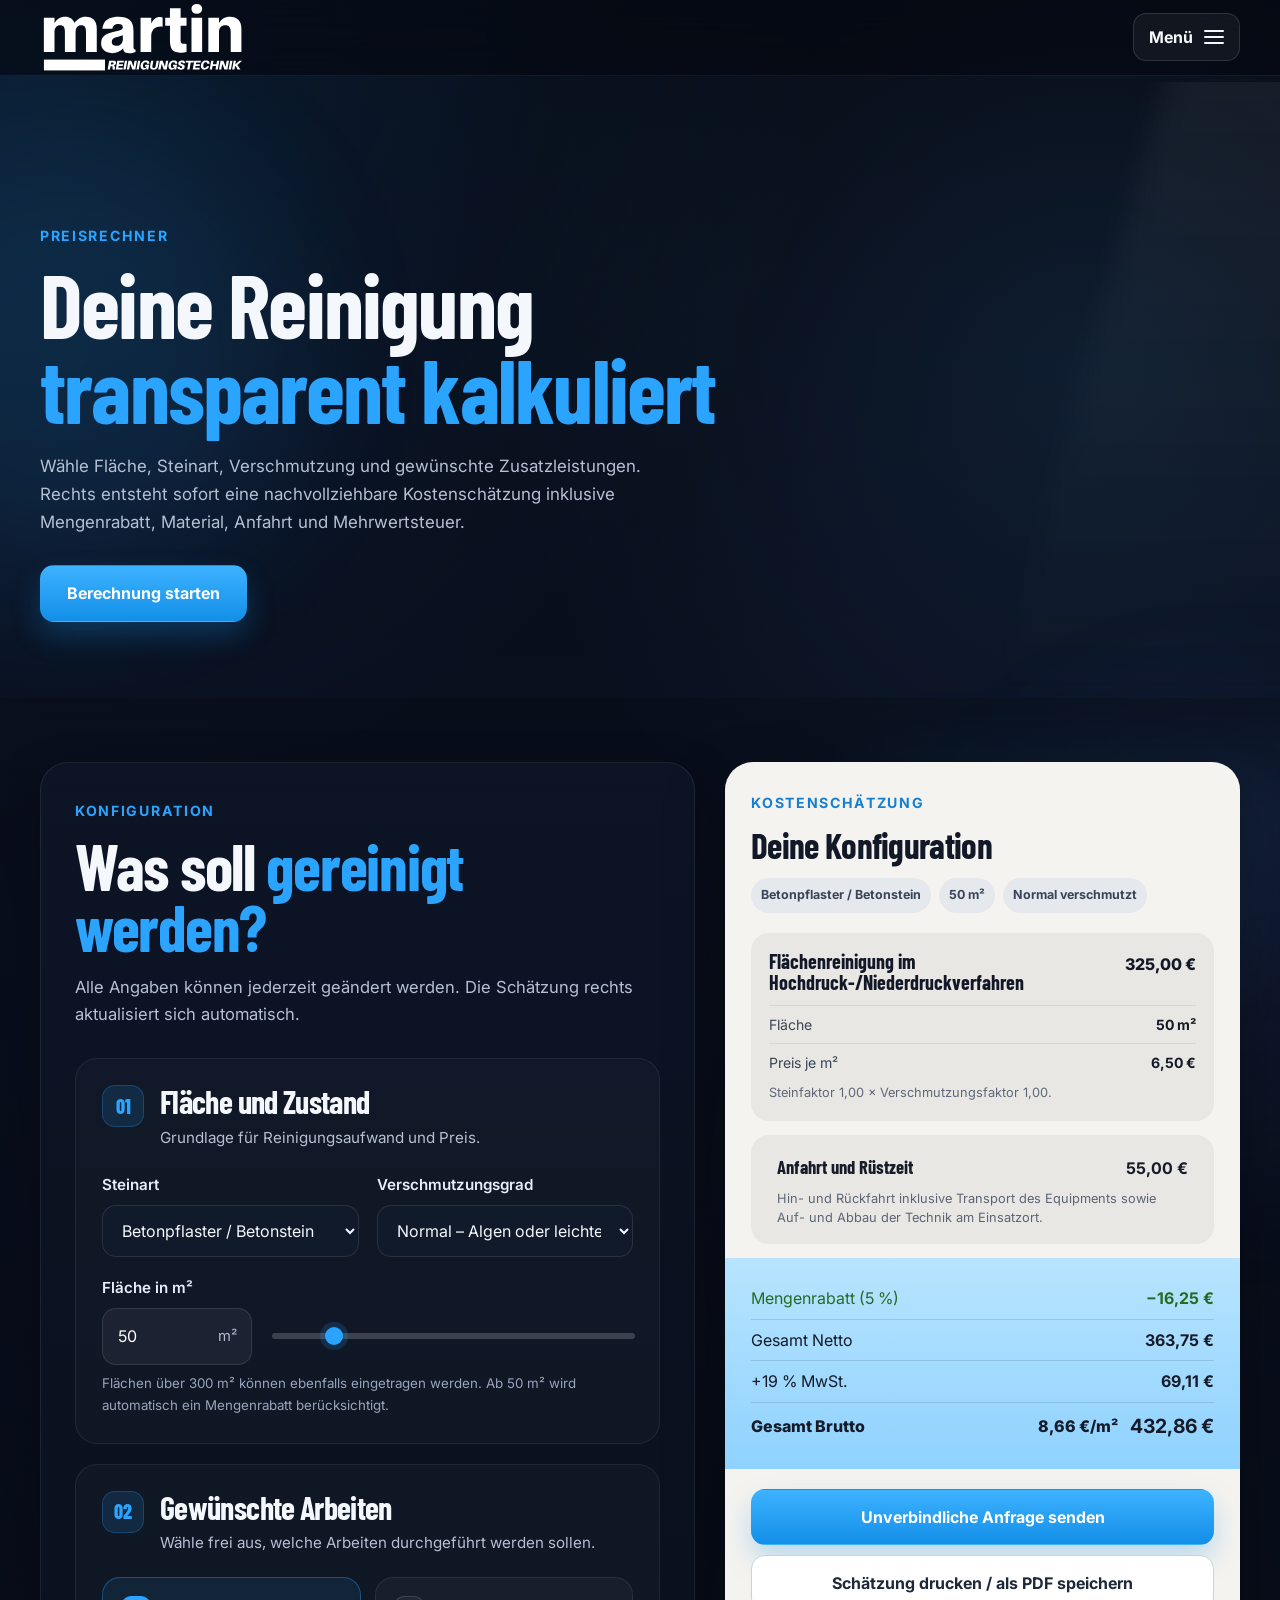
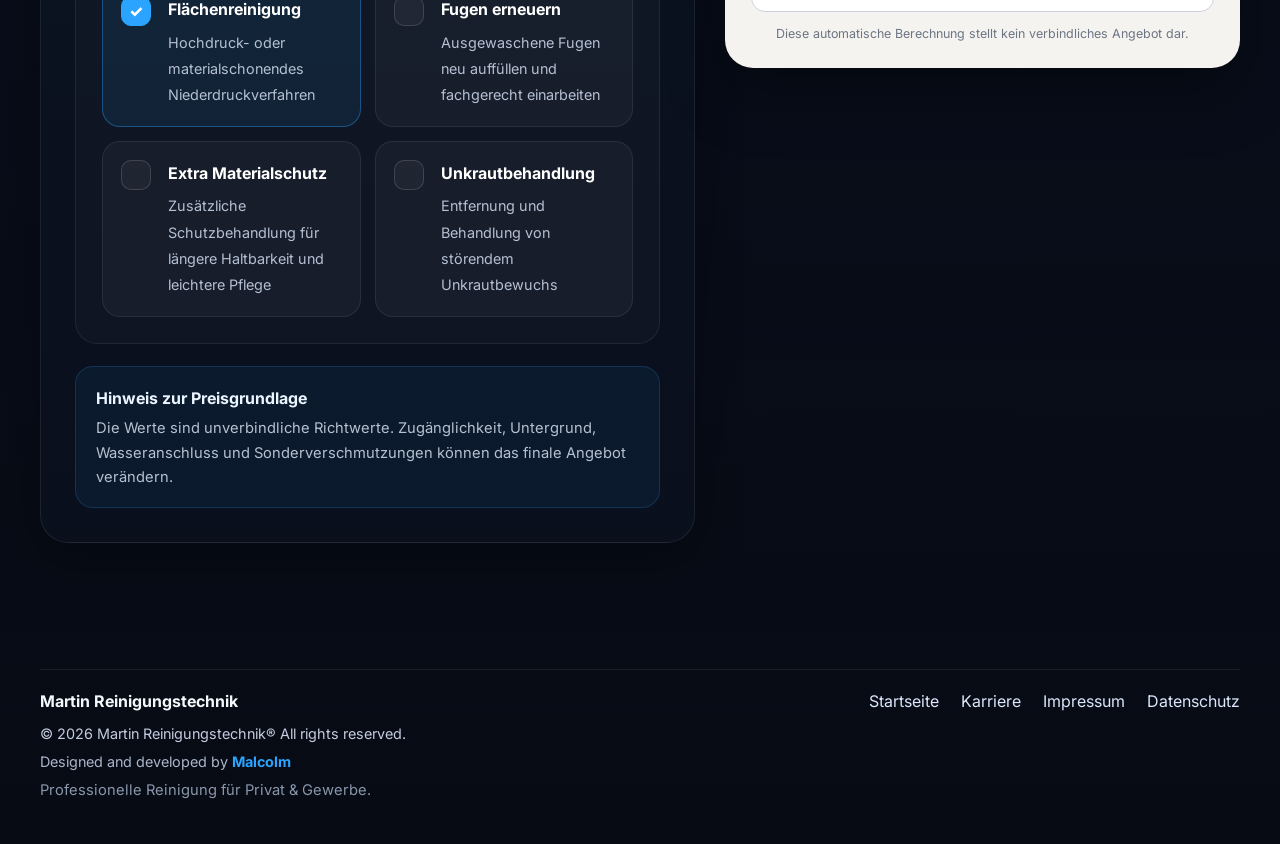
<file: preisrechner/index.html>
<!DOCTYPE html>
<html lang="de">
<head>
  <meta charset="UTF-8">
  <meta name="viewport" content="width=device-width, initial-scale=1.0">
  <title>Preisrechner – Martin Reinigungstechnik</title>
  <meta name="description" content="Unverbindliche Kostenschätzung für Stein-, Pflaster- und Terrassenreinigung inklusive Fugenmaterial, Zusatzleistungen, Anfahrt und Mehrwertsteuer.">
  <link rel="icon" type="image/png" href="/assets/icons/m.png">
  <link rel="preconnect" href="https://fonts.googleapis.com">
  <link rel="preconnect" href="https://fonts.gstatic.com" crossorigin>
  <link href="https://fonts.googleapis.com/css2?family=Barlow+Condensed:wght@500;600;700;800&family=Inter:wght@400;500;600;700&display=swap" rel="stylesheet">
  <link rel="stylesheet" href="/css/style.css">
</head>
<body class="calculator-page">
<div class="site-shell">
  <div class="topbar">
    <div class="container topbar__inner">
      <a href="/" class="logo" aria-label="Martin Reinigungstechnik Startseite">
        <img src="/assets/icons/Reinigungstechnik-logo.svg" alt="Martin Reinigungstechnik Logo">
      </a>
      <div class="topbar__actions">

        <button class="menu-toggle" type="button" aria-expanded="false" aria-controls="site-navigation">

          <span class="menu-toggle__label">Menü</span>

          <span class="menu-toggle__icon" aria-hidden="true"><span></span><span></span><span></span></span>

        </button>

        <nav class="nav" id="site-navigation" aria-label="Hauptnavigation">
        <a href="/#leistungen">Leistungen</a>
        <a href="/#bewertungen">Bewertungen</a>
        <a href="/preisrechner/index.html">Preisrechner</a>
        <a href="/karriere/index.html">Karriere</a>
        <a href="/#kontakt">Kontakt</a>
      </nav>

      </div>
    </div>
  </div>

  <main>
    <section class="page-hero page-hero--calculator">
      <div class="container page-hero__content">
        <div class="page-hero__copy">
          <span class="eyebrow">Preisrechner</span>
          <h1>Deine Reinigung <span>transparent kalkuliert</span></h1>
          <p>
            Wähle Fläche, Steinart, Verschmutzung und gewünschte Zusatzleistungen. Rechts entsteht sofort eine
            nachvollziehbare Kostenschätzung inklusive Mengenrabatt, Material, Anfahrt und Mehrwertsteuer.
          </p>
          <a href="#rechner" class="btn btn--primary">Berechnung starten</a>
        </div>
      </div>
    </section>

    <section class="section section--dark calculator-section" id="rechner">
      <div class="container calculator-layout calculator-layout--detailed">
        <div class="calculator-panel calculator-panel--detailed">
          <div class="section-heading section-heading--left calculator-heading">
            <span class="eyebrow">Konfiguration</span>
            <h2>Was soll <span>gereinigt werden?</span></h2>
            <p>Alle Angaben können jederzeit geändert werden. Die Schätzung rechts aktualisiert sich automatisch.</p>
          </div>

          <section class="calc-block" aria-labelledby="calcAreaHeading">
            <div class="calc-block__heading">
              <span class="calc-step">01</span>
              <div>
                <h3 id="calcAreaHeading">Fläche und Zustand</h3>
                <p>Grundlage für Reinigungsaufwand und Preis.</p>
              </div>
            </div>

            <div class="form-grid form-grid--calculator">
              <div class="form-field">
                <label for="calcStoneType">Steinart</label>
                <select id="calcStoneType">
                  <option value="concrete">Betonpflaster / Betonstein</option>
                  <option value="natural">Naturstein</option>
                  <option value="clinker">Klinker / Ziegelpflaster</option>
                  <option value="porcelain">Feinsteinzeug / Keramik</option>
                  <option value="washed">Waschbeton</option>
                  <option value="unknown">Nicht sicher / Sonstiges</option>
                </select>
              </div>

              <div class="form-field">
                <label for="calcCondition">Verschmutzungsgrad</label>
                <select id="calcCondition">
                  <option value="light">Leicht – oberflächlicher Schmutz</option>
                  <option value="normal" selected>Normal – Algen oder leichter Bewuchs</option>
                  <option value="strong">Stark – Moos und deutliche Ablagerungen</option>
                  <option value="extreme">Sehr stark – hartnäckige Verschmutzung</option>
                </select>
              </div>

              <div class="form-field form-field--full">
                <label for="calcArea">Fläche in m²</label>
                <div class="range-group range-group--with-value">
                  <div class="range-value-wrap">
                    <input type="number" id="calcArea" min="5" max="1000" step="1" value="50" inputmode="numeric">
                    <span>m²</span>
                  </div>
                  <input type="range" id="calcAreaRange" min="5" max="300" step="1" value="50" aria-label="Fläche in Quadratmetern">
                </div>
                <small>Flächen über 300 m² können ebenfalls eingetragen werden. Ab 50 m² wird automatisch ein Mengenrabatt berücksichtigt.</small>
              </div>
            </div>
          </section>

          <section class="calc-block" aria-labelledby="calcServicesHeading">
            <div class="calc-block__heading">
              <span class="calc-step">02</span>
              <div>
                <h3 id="calcServicesHeading">Gewünschte Arbeiten</h3>
                <p>Wähle frei aus, welche Arbeiten durchgeführt werden sollen.</p>
              </div>
            </div>

            <div class="option-grid">
              <label class="option-card">
                <input type="checkbox" id="calcCleaning" checked>
                <span class="option-card__check" aria-hidden="true"></span>
                <span class="option-card__copy">
                  <strong>Flächenreinigung</strong>
                  <span>Hochdruck- oder materialschonendes Niederdruckverfahren</span>
                </span>
              </label>

              <label class="option-card">
                <input type="checkbox" id="calcJoints">
                <span class="option-card__check" aria-hidden="true"></span>
                <span class="option-card__copy">
                  <strong>Fugen erneuern</strong>
                  <span>Ausgewaschene Fugen neu auffüllen und fachgerecht einarbeiten</span>
                </span>
              </label>

              <label class="option-card">
                <input type="checkbox" id="calcImpregnation">
                <span class="option-card__check" aria-hidden="true"></span>
                <span class="option-card__copy">
                  <strong>Extra Materialschutz</strong>
                  <span>Zusätzliche Schutzbehandlung für längere Haltbarkeit und leichtere Pflege</span>
                </span>
              </label>



              <label class="option-card">
                <input type="checkbox" id="calcWeedTreatment">
                <span class="option-card__check" aria-hidden="true"></span>
                <span class="option-card__copy">
                  <strong>Unkrautbehandlung</strong>
                  <span>Entfernung und Behandlung von störendem Unkrautbewuchs</span>
                </span>
              </label>
            </div>
          </section>

          <section class="calc-block calc-block--conditional" id="jointSettings" aria-labelledby="jointSettingsHeading" hidden>
            <div class="calc-block__heading">
              <span class="calc-step">03</span>
              <div>
                <h3 id="jointSettingsHeading">Fugen und Steinmaße</h3>
                <p>Damit Materialbedarf und Verarbeitung realistisch geschätzt werden können.</p>
              </div>
            </div>

            <div class="form-grid form-grid--calculator">
              <div class="form-field form-field--full">
                <label for="calcJointMaterial">Fugenmaterial</label>
                <select id="calcJointMaterial">
                  <option value="standard">Standard-Fugensand</option>
                  <option value="weed">Unkrauthemmender Fugensand</option>
                  <option value="polymer">Polymer-Fugensand</option>
                </select>
              </div>

              <div class="form-field">
                <label for="calcStoneWidth">Steinbreite</label>
                <div class="unit-input"><input type="number" id="calcStoneWidth" min="5" max="100" step="0.5" value="10"><span>cm</span></div>
              </div>

              <div class="form-field">
                <label for="calcStoneLength">Steinlänge</label>
                <div class="unit-input"><input type="number" id="calcStoneLength" min="5" max="100" step="0.5" value="20"><span>cm</span></div>
              </div>

              <div class="form-field">
                <label for="calcJointWidth">Fugenbreite</label>
                <div class="unit-input"><input type="number" id="calcJointWidth" min="1" max="30" step="1" value="5"><span>mm</span></div>
              </div>

              <div class="form-field">
                <label for="calcJointDepth">Fugentiefe</label>
                <div class="unit-input"><input type="number" id="calcJointDepth" min="5" max="80" step="1" value="30"><span>mm</span></div>
              </div>
            </div>
          </section>

          <div class="calculator-notice">
            <strong>Hinweis zur Preisgrundlage</strong>
            <p>Die Werte sind unverbindliche Richtwerte. Zugänglichkeit, Untergrund, Wasseranschluss und Sonderverschmutzungen können das finale Angebot verändern.</p>
          </div>
        </div>

        <aside class="receipt-panel" id="calculatorReceipt" aria-live="polite">
          <div class="receipt-panel__top">
            <span class="eyebrow">Kostenschätzung</span>
            <h3>Deine Konfiguration</h3>
            <div class="receipt-meta">
              <span id="receiptStone">Betonpflaster</span>
              <span id="receiptArea">50 m²</span>
              <span id="receiptCondition">Normal verschmutzt</span>
            </div>
          </div>

          <div class="receipt-items" id="receiptItems"></div>

          <div class="receipt-travel">
            <div class="receipt-line receipt-line--title">
              <strong>Anfahrt und Rüstzeit</strong>
              <strong id="receiptTravel">80,00 €</strong>
            </div>
            <p>Hin- und Rückfahrt inklusive Transport des Equipments sowie Auf- und Abbau der Technik am Einsatzort.</p>
          </div>

          <div class="receipt-totals">
            <div class="receipt-line receipt-line--discount" id="receiptDiscountRow" hidden>
              <span id="receiptDiscountLabel">Mengenrabatt</span>
              <strong id="receiptDiscount">−0,00 €</strong>
            </div>
            <div class="receipt-line">
              <span>Gesamt Netto</span>
              <strong id="receiptNet">0,00 €</strong>
            </div>
            <div class="receipt-line">
              <span>+19 % MwSt.</span>
              <strong id="receiptVat">0,00 €</strong>
            </div>
            <div class="receipt-line receipt-line--gross">
              <span>Gesamt Brutto</span>
              <span id="receiptPerSqm">0,00 €/m²</span>
              <strong id="receiptGross">0,00 €</strong>
            </div>
          </div>

          <div class="receipt-actions">
            <button type="button" id="calcInquiryButton" class="btn btn--primary btn--full">Unverbindliche Anfrage senden</button>
            <button type="button" id="calcPrintButton" class="btn btn--secondary btn--full">Schätzung drucken / als PDF speichern</button>
          </div>

          <p class="result-disclaimer">Diese automatische Berechnung stellt kein verbindliches Angebot dar.</p>
        </aside>
      </div>
    </section>
  </main>

  <footer class="footer">
    <div class="container footer__inner">
      <div class="footer__brand">
        <strong>Martin Reinigungstechnik</strong>
        <p class="footer__copyright">© 2026 Martin Reinigungstechnik® All rights reserved.</p>
        <p class="footer__credit">Designed and developed by <a href="https://www.linkedin.com/in/dennis-martin-1b48523a5/" target="_blank" rel="noopener noreferrer">Malcolm</a></p>
        <p class="footer__tagline">Professionelle Reinigung für Privat &amp; Gewerbe.</p>
      </div>
      <div class="footer__links">
        <a href="/">Startseite</a>
        <a href="/karriere/index.html">Karriere</a>
        <a href="/impressum/index.html">Impressum</a>
        <a href="/datenschutz/index.html">Datenschutz</a>
      </div>
    </div>
  </footer>
</div>

<script src="/js/script.js"></script>
</body>
</html>
</file>
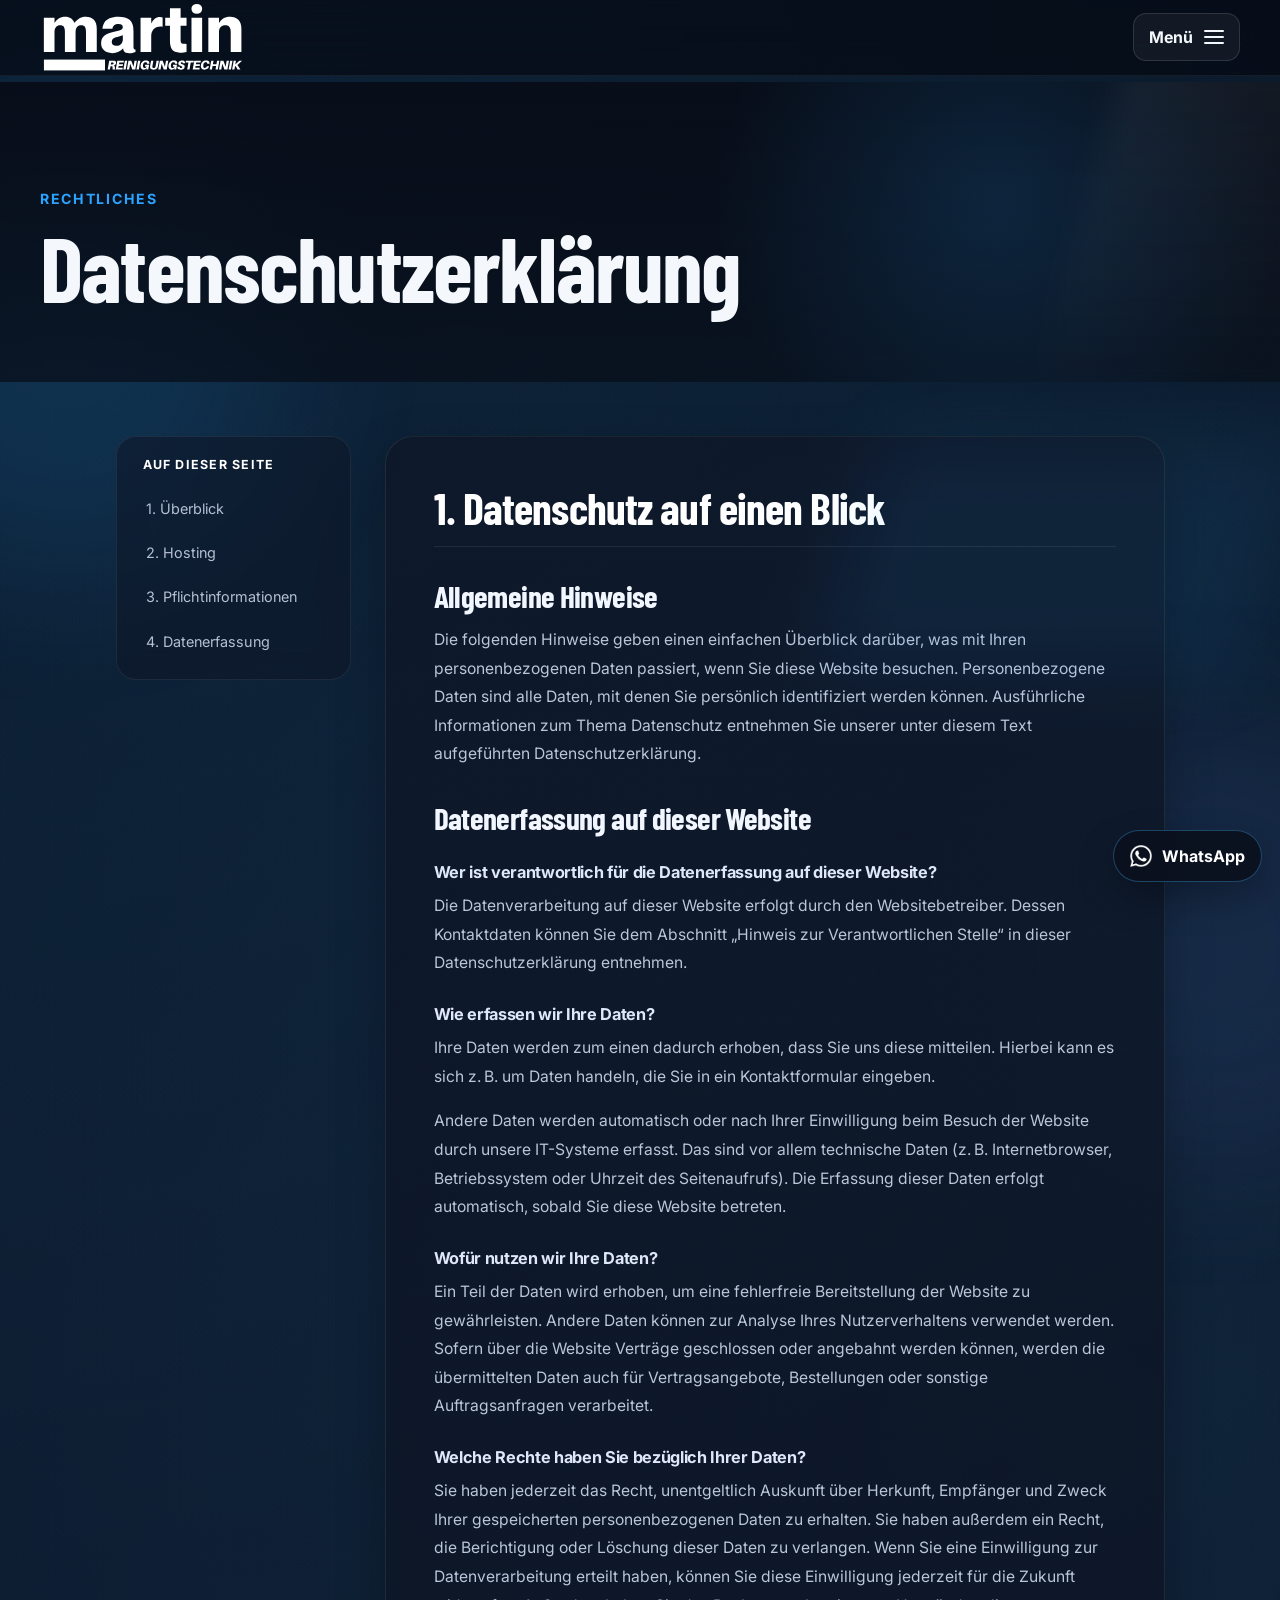
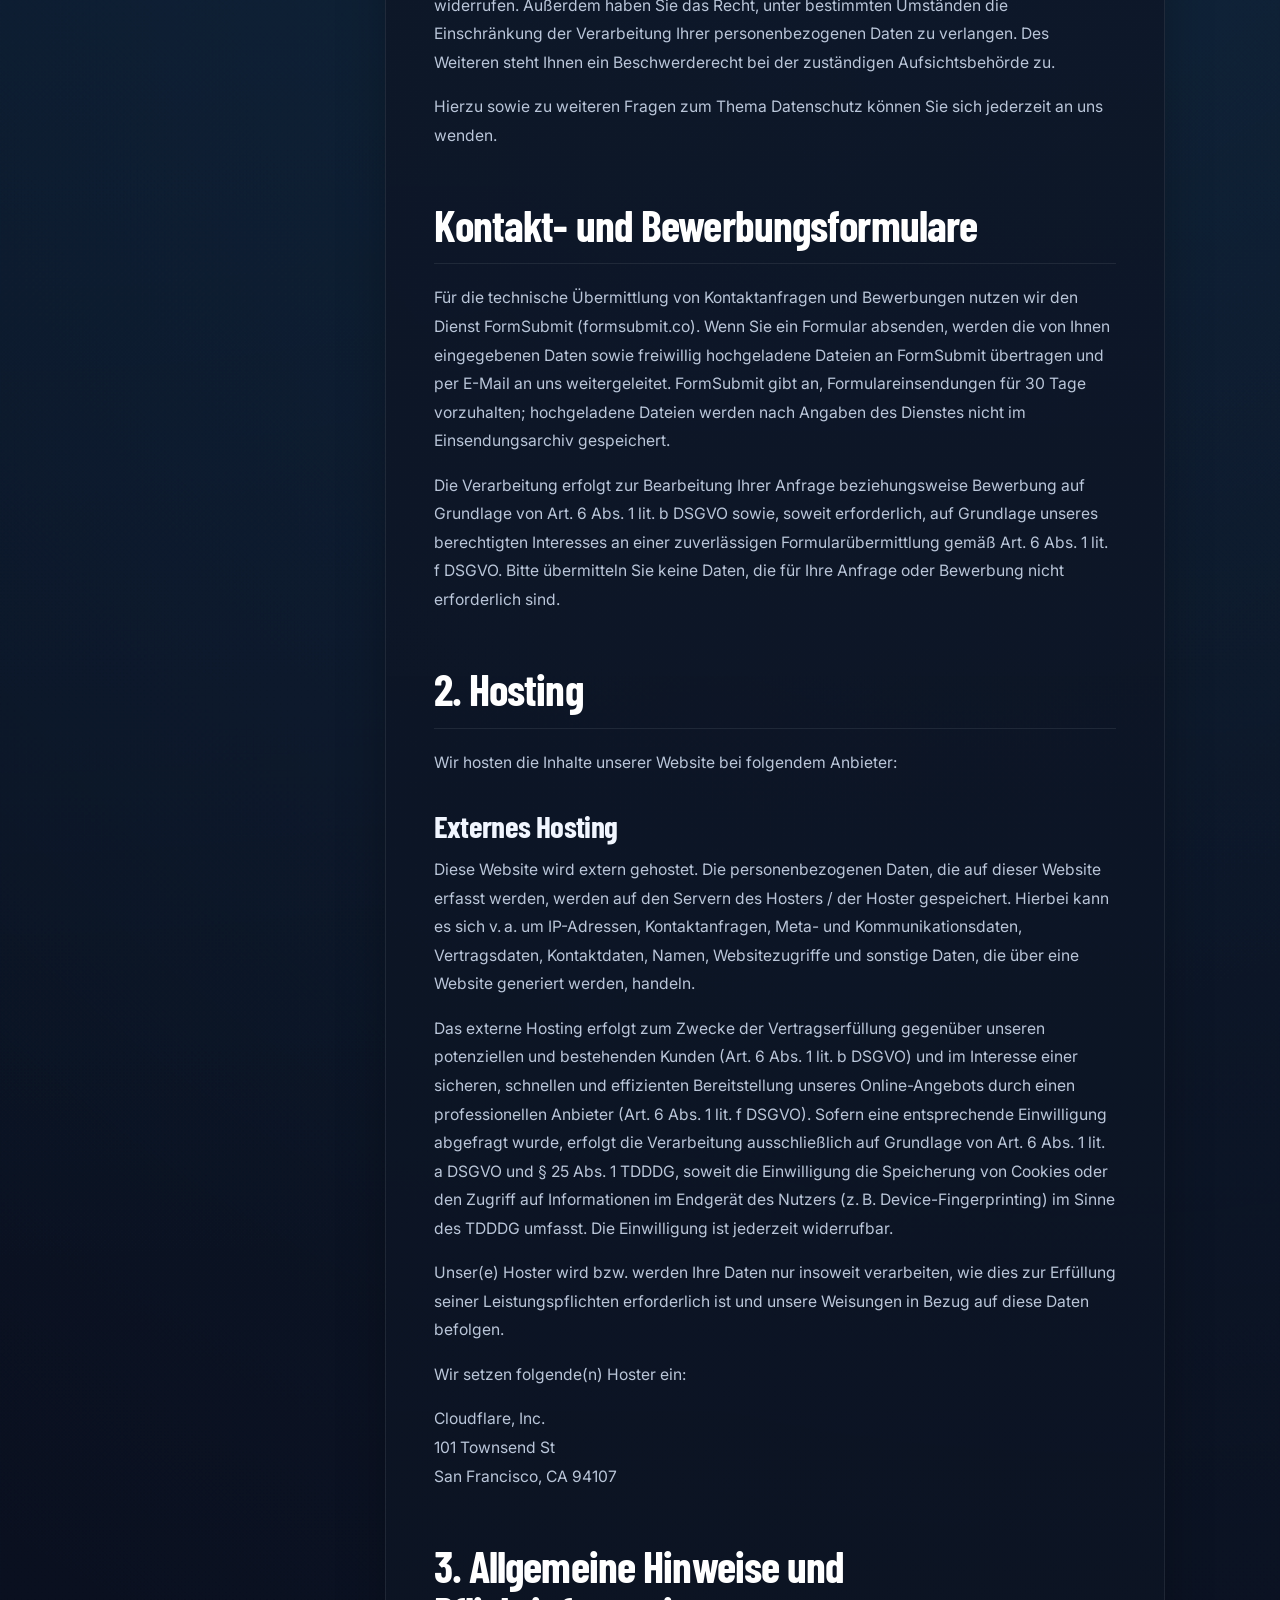
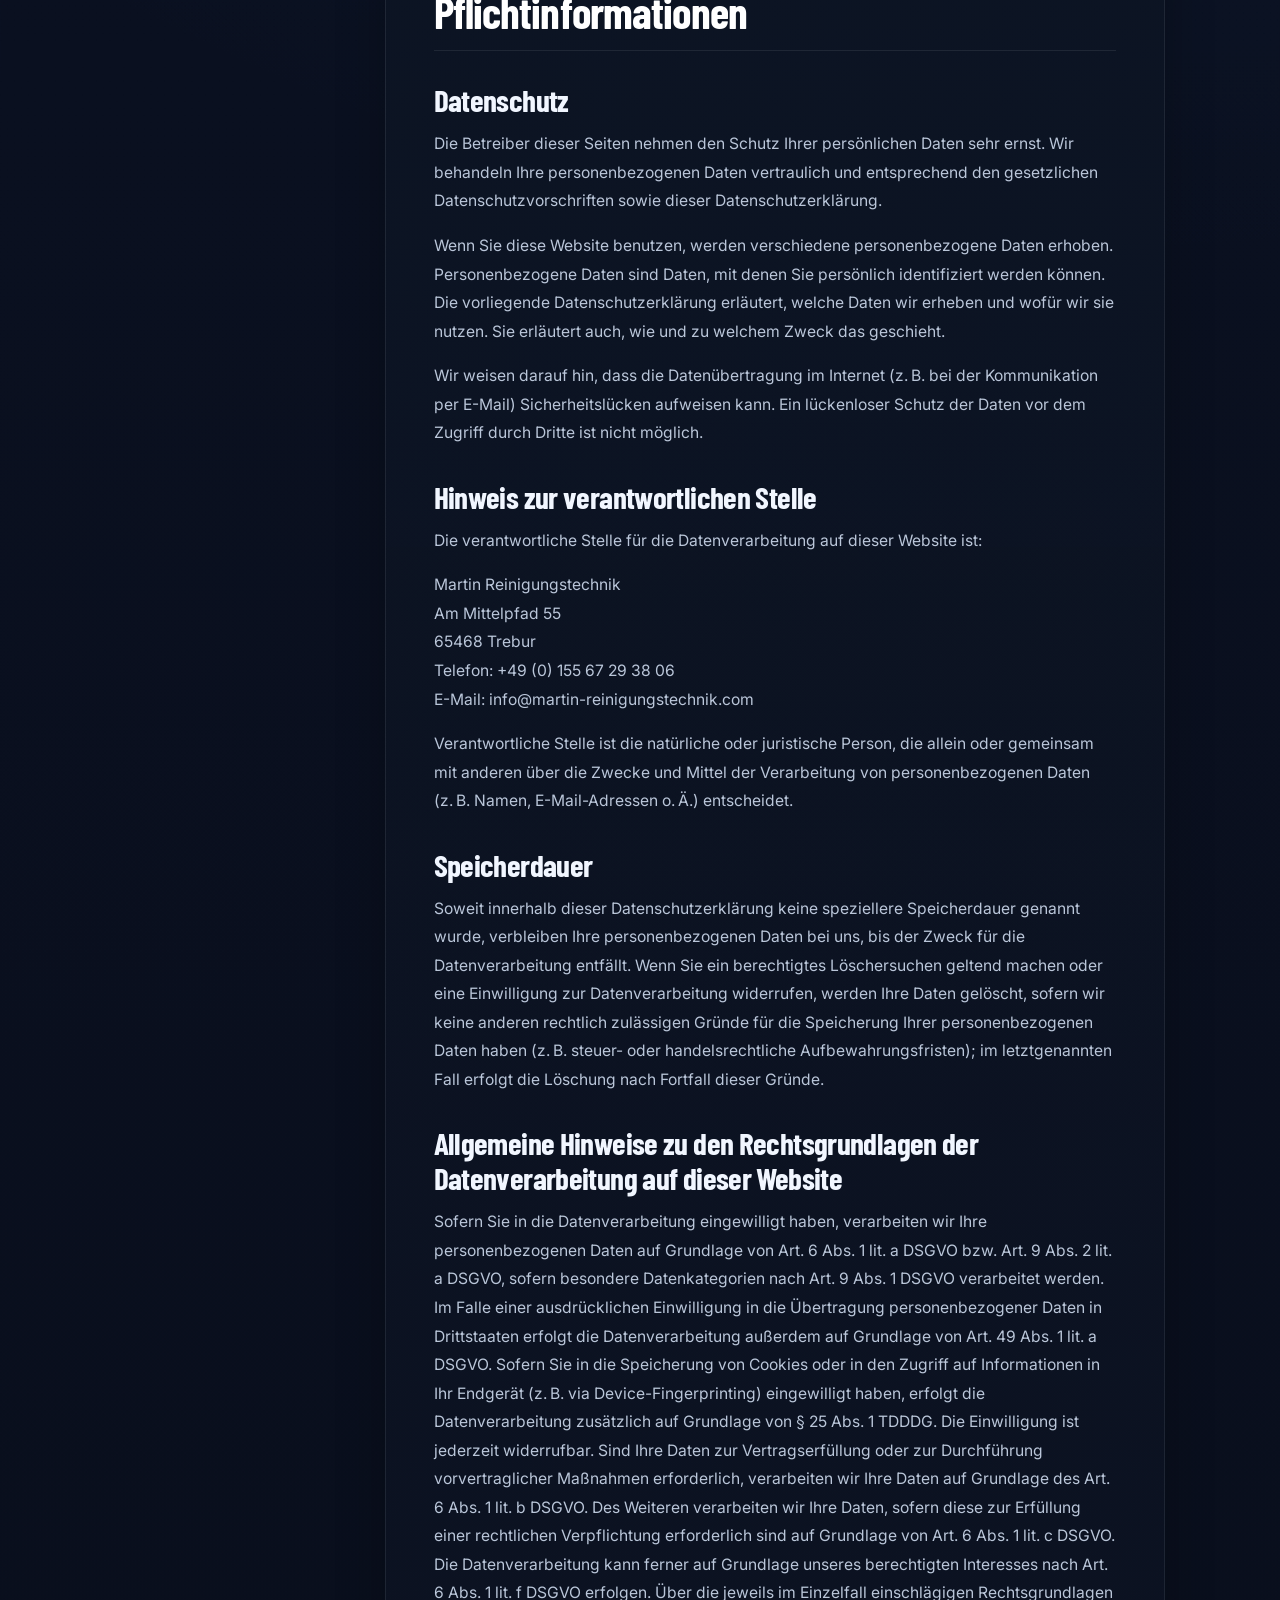
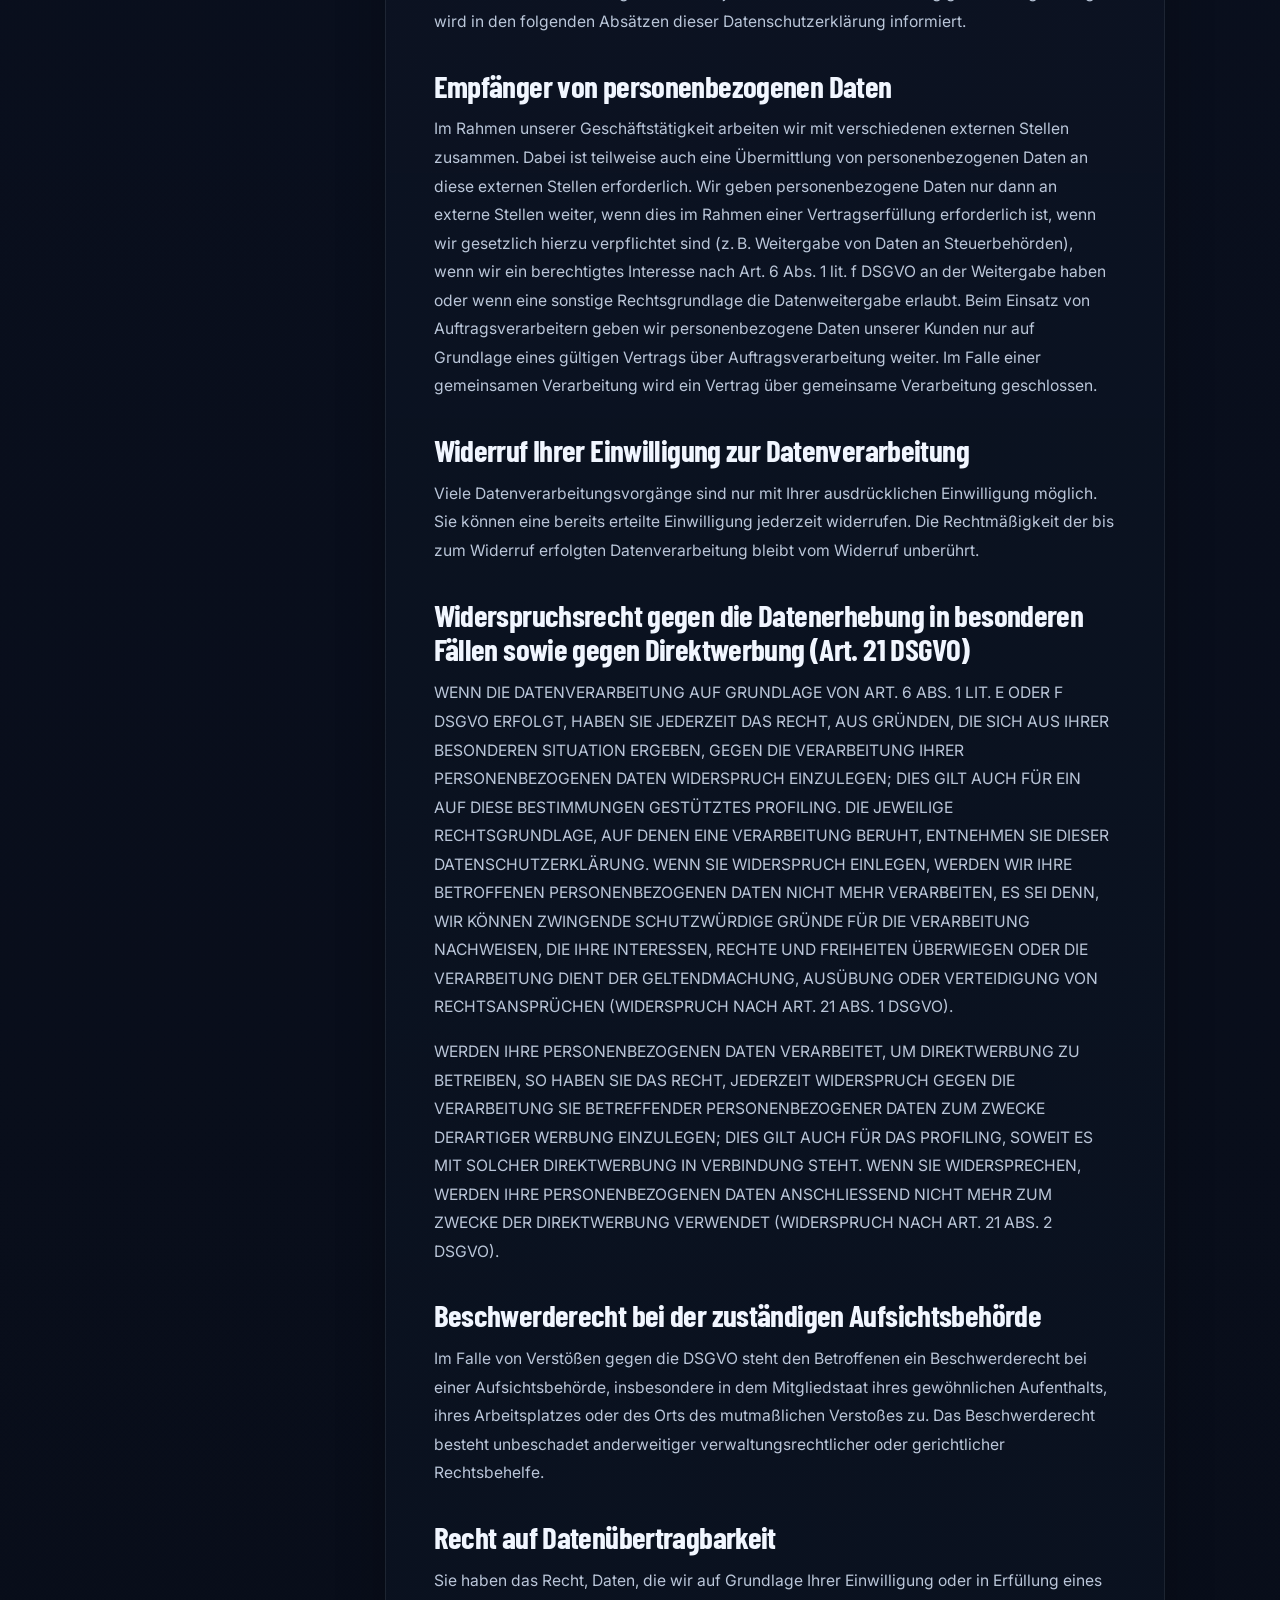
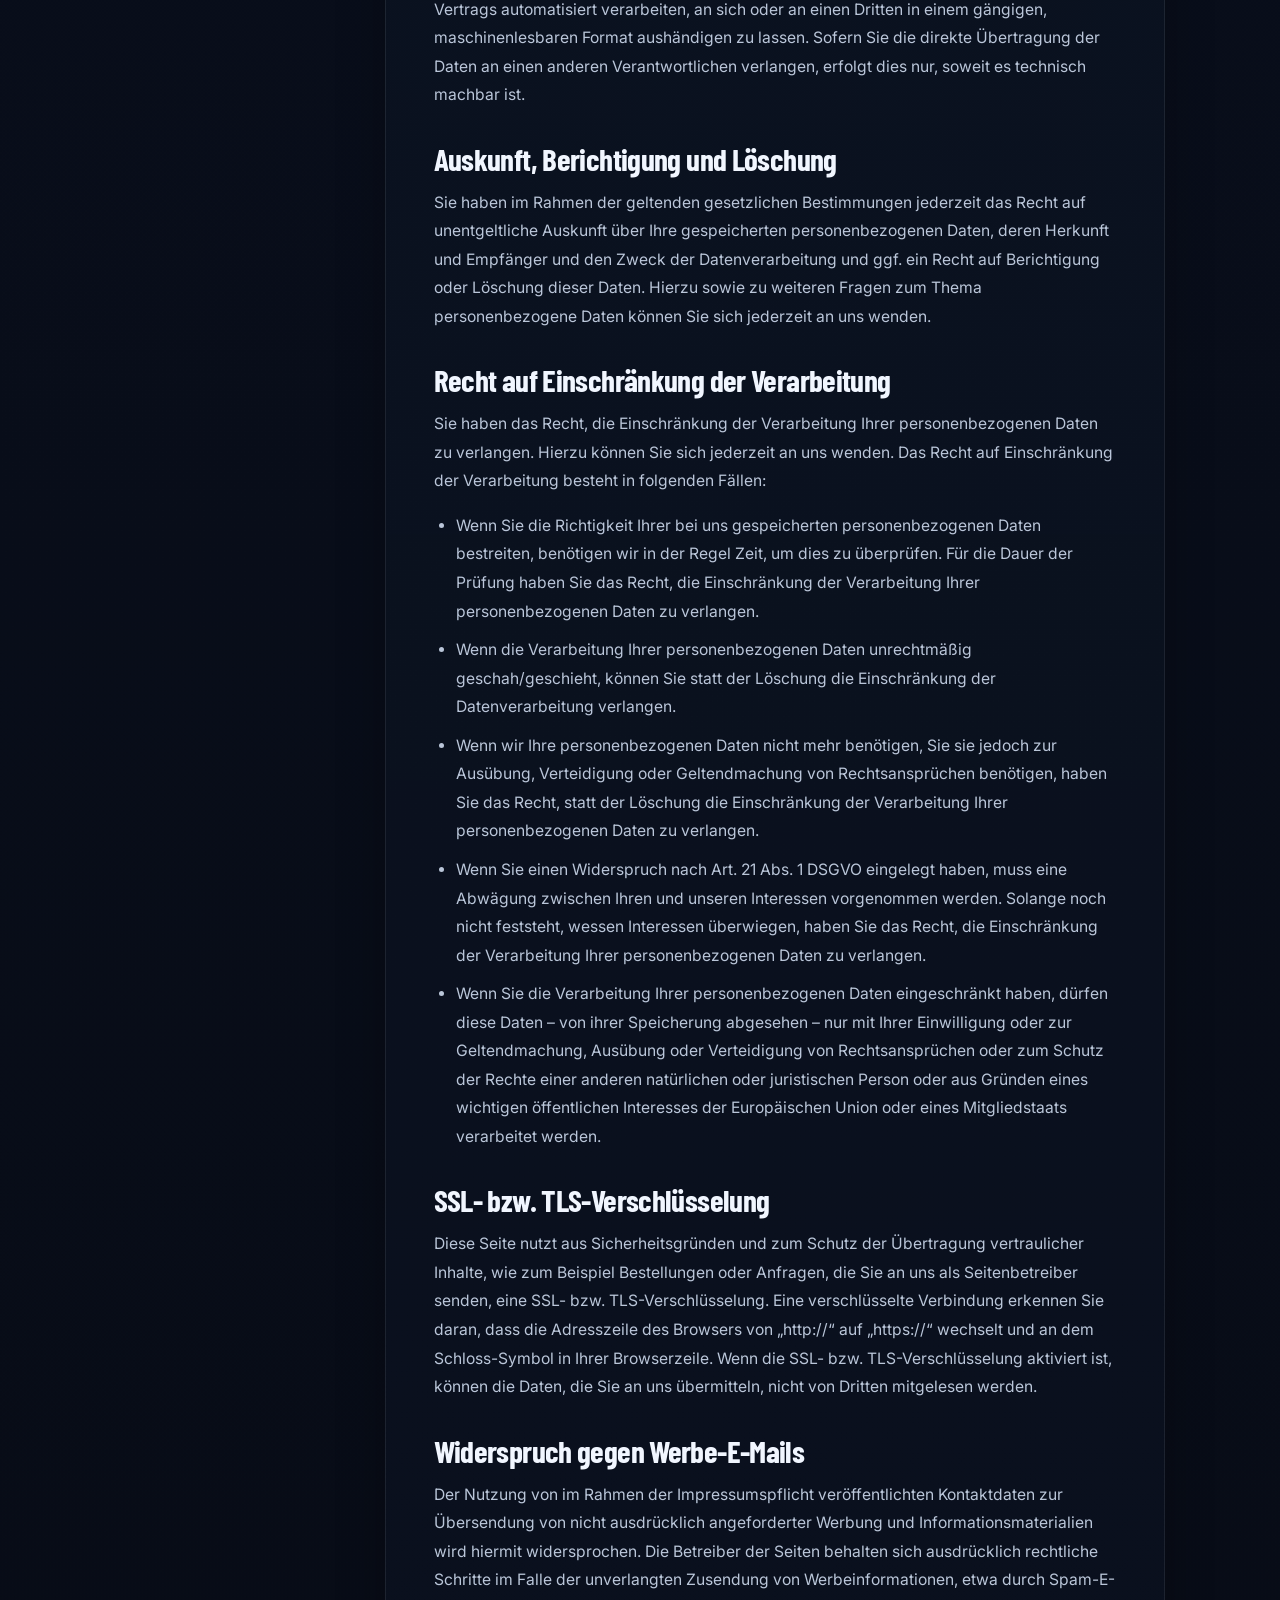
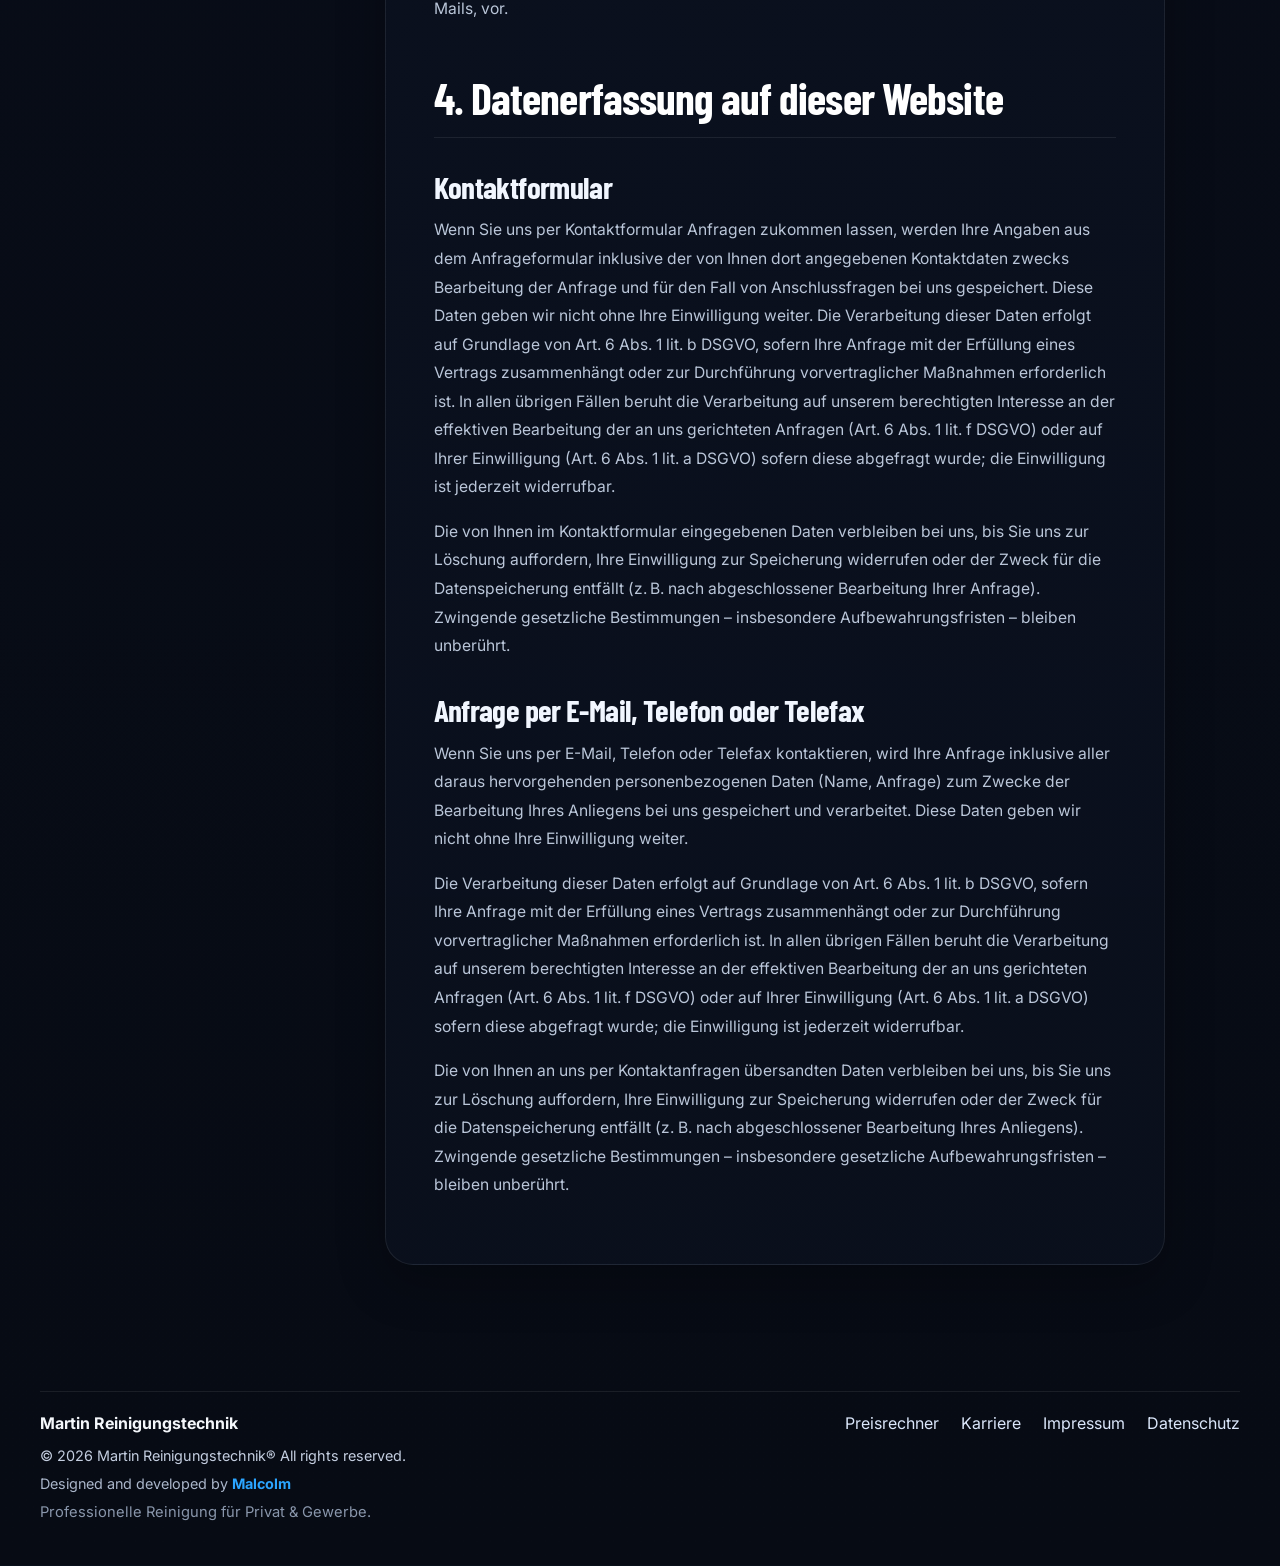
<file: datenschutz.html>
<!DOCTYPE html>
<html lang="de">
<head>
  <meta charset="UTF-8">
  <meta name="viewport" content="width=device-width, initial-scale=1.0">
  <title>Datenschutz – Weiterleitung</title>
  <link rel="canonical" href="/datenschutz/">
  <meta http-equiv="refresh" content="0; url=/datenschutz/index.html">
  <script>window.location.replace('/datenschutz/index.html');</script>
</head>
<body>
  <p>Weiterleitung zu <a href="/datenschutz/index.html">/datenschutz/index.html</a> …</p>
</body>
</html>
</file>
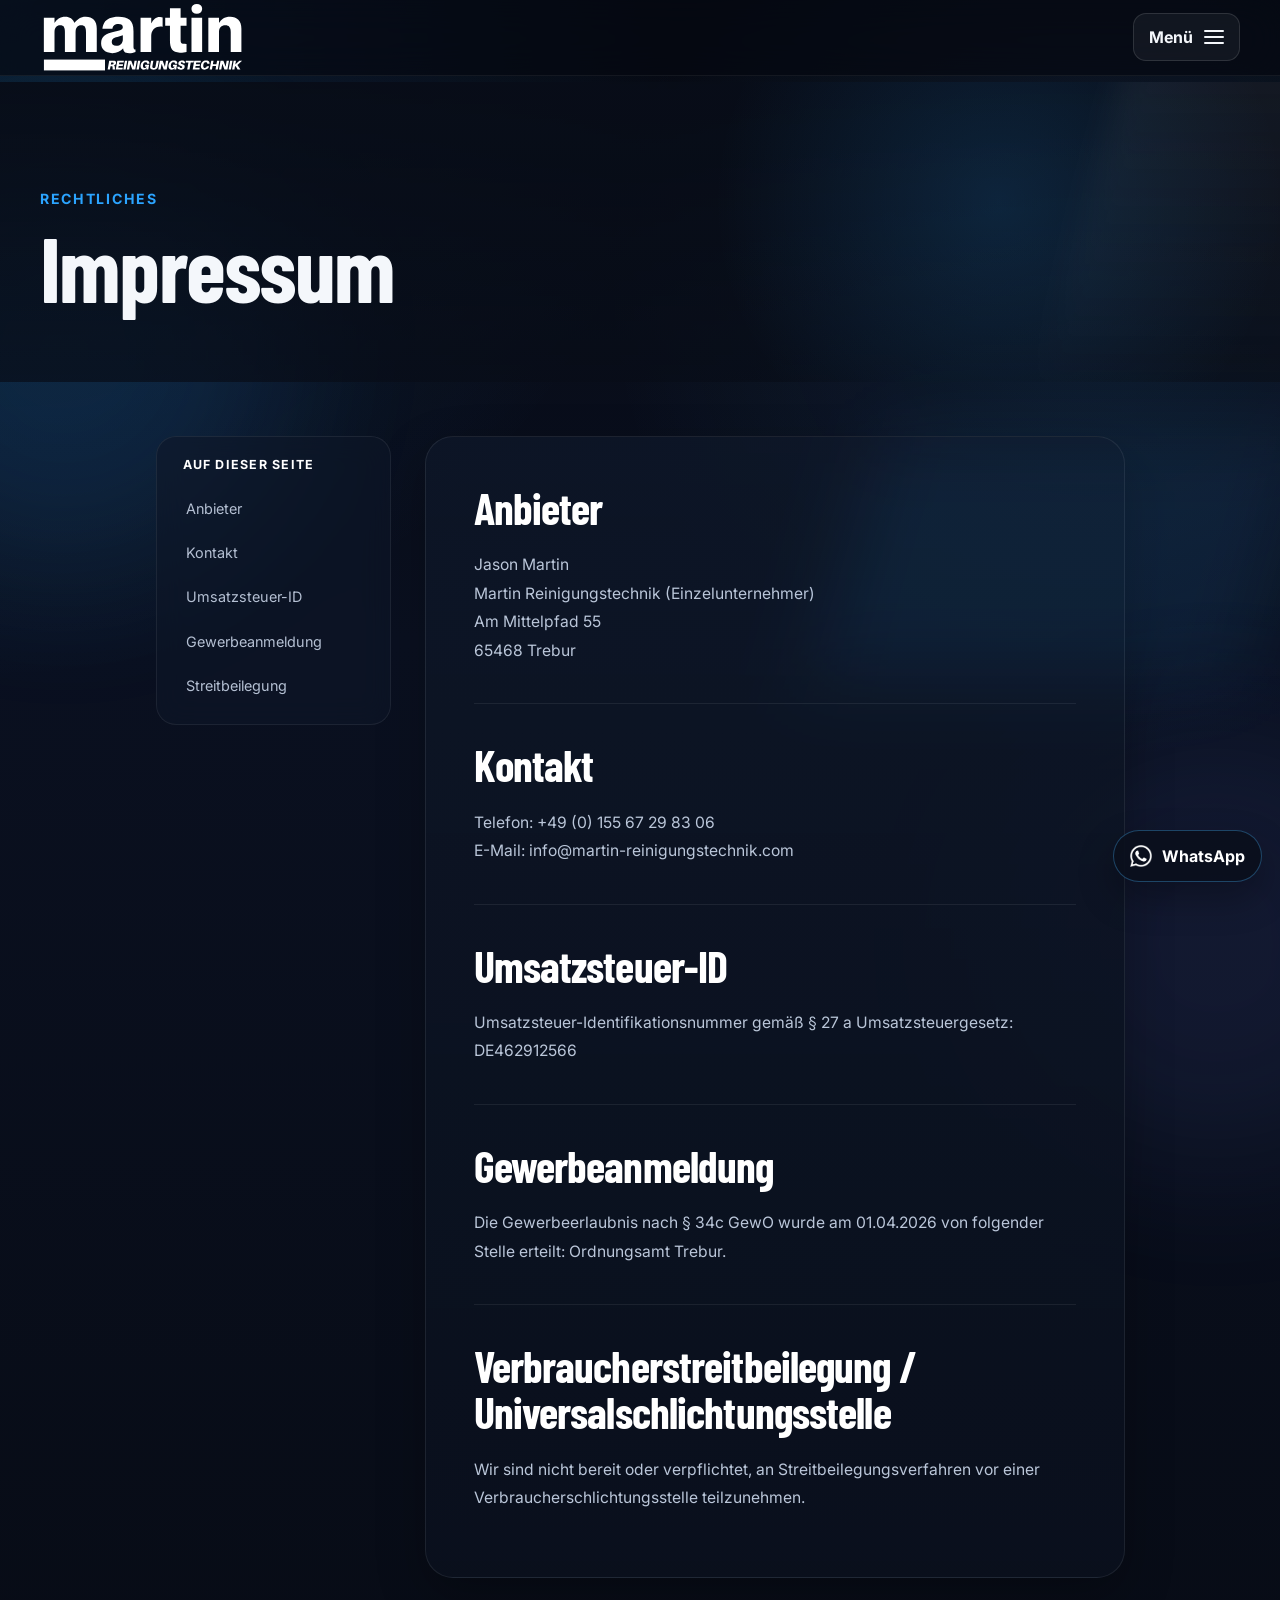
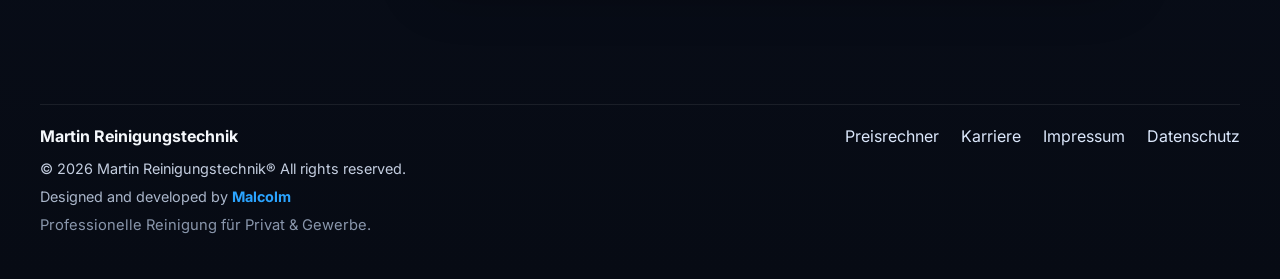
<file: impressum.html>
<!DOCTYPE html>
<html lang="de">
<head>
  <meta charset="UTF-8">
  <meta name="viewport" content="width=device-width, initial-scale=1.0">
  <title>Impressum – Weiterleitung</title>
  <link rel="canonical" href="/impressum/">
  <meta http-equiv="refresh" content="0; url=/impressum/index.html">
  <script>window.location.replace('/impressum/index.html');</script>
</head>
<body>
  <p>Weiterleitung zu <a href="/impressum/index.html">/impressum/index.html</a> …</p>
</body>
</html>
</file>
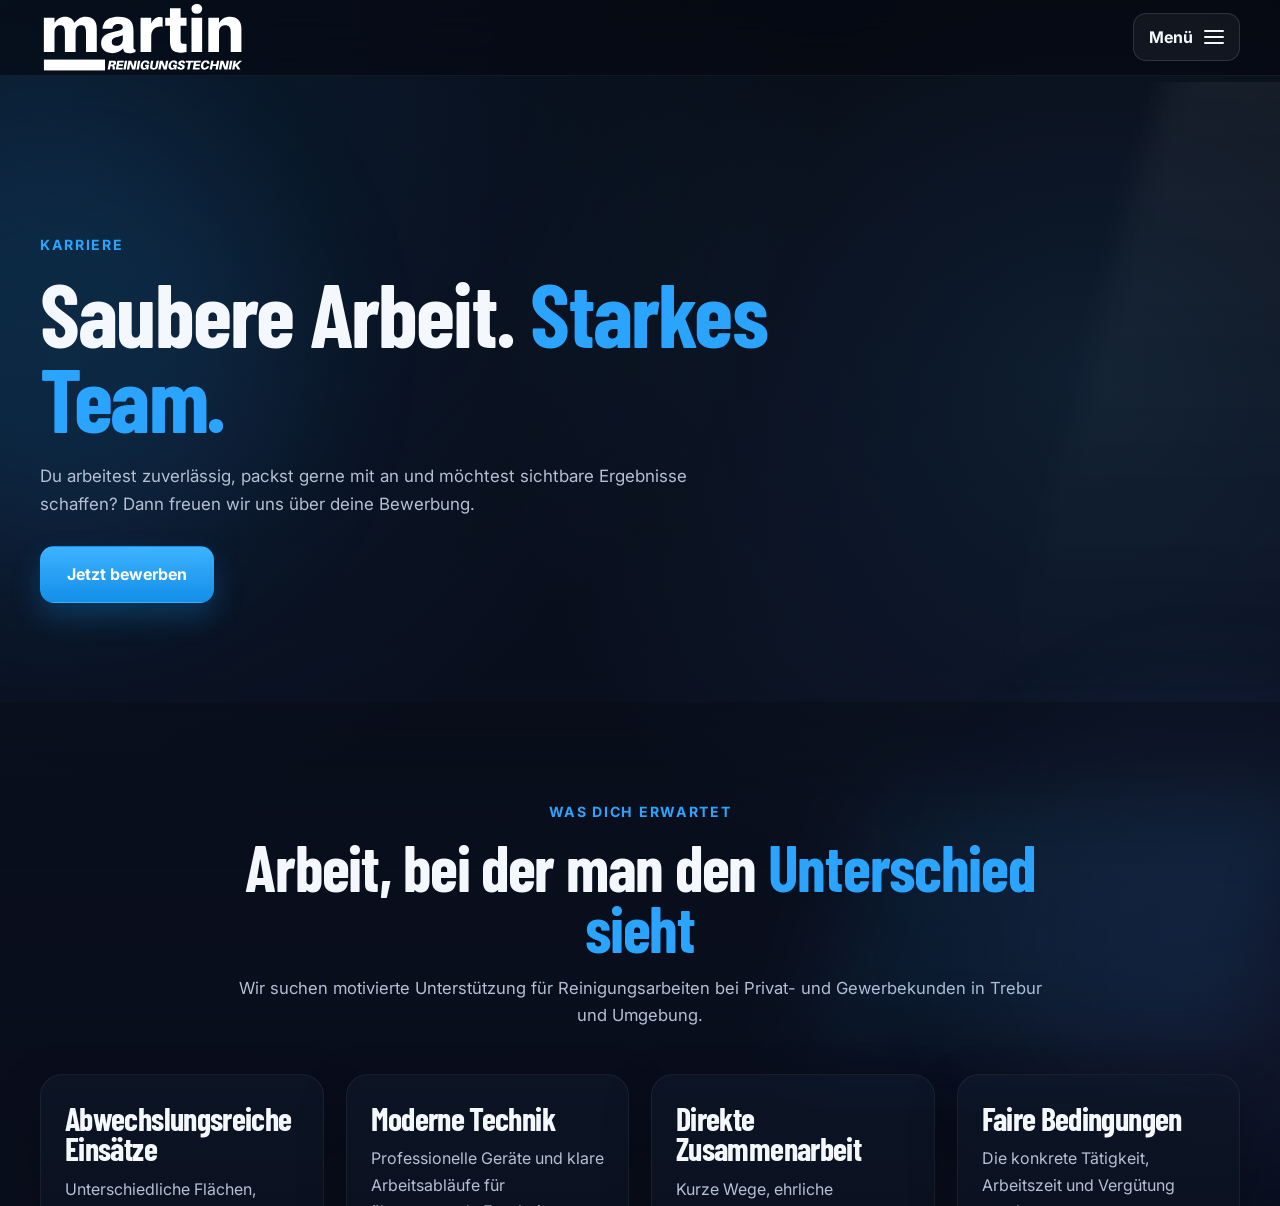
<file: karriere.html>
<!doctype html><html lang="de"><head><meta charset="utf-8"><meta http-equiv="refresh" content="0; url=karriere/"><link rel="canonical" href="https://www.martin-reinigungstechnik.com/karriere/"><title>Weiterleitung</title></head><body><a href="karriere/">Zur Karriereseite</a></body></html>
</file>
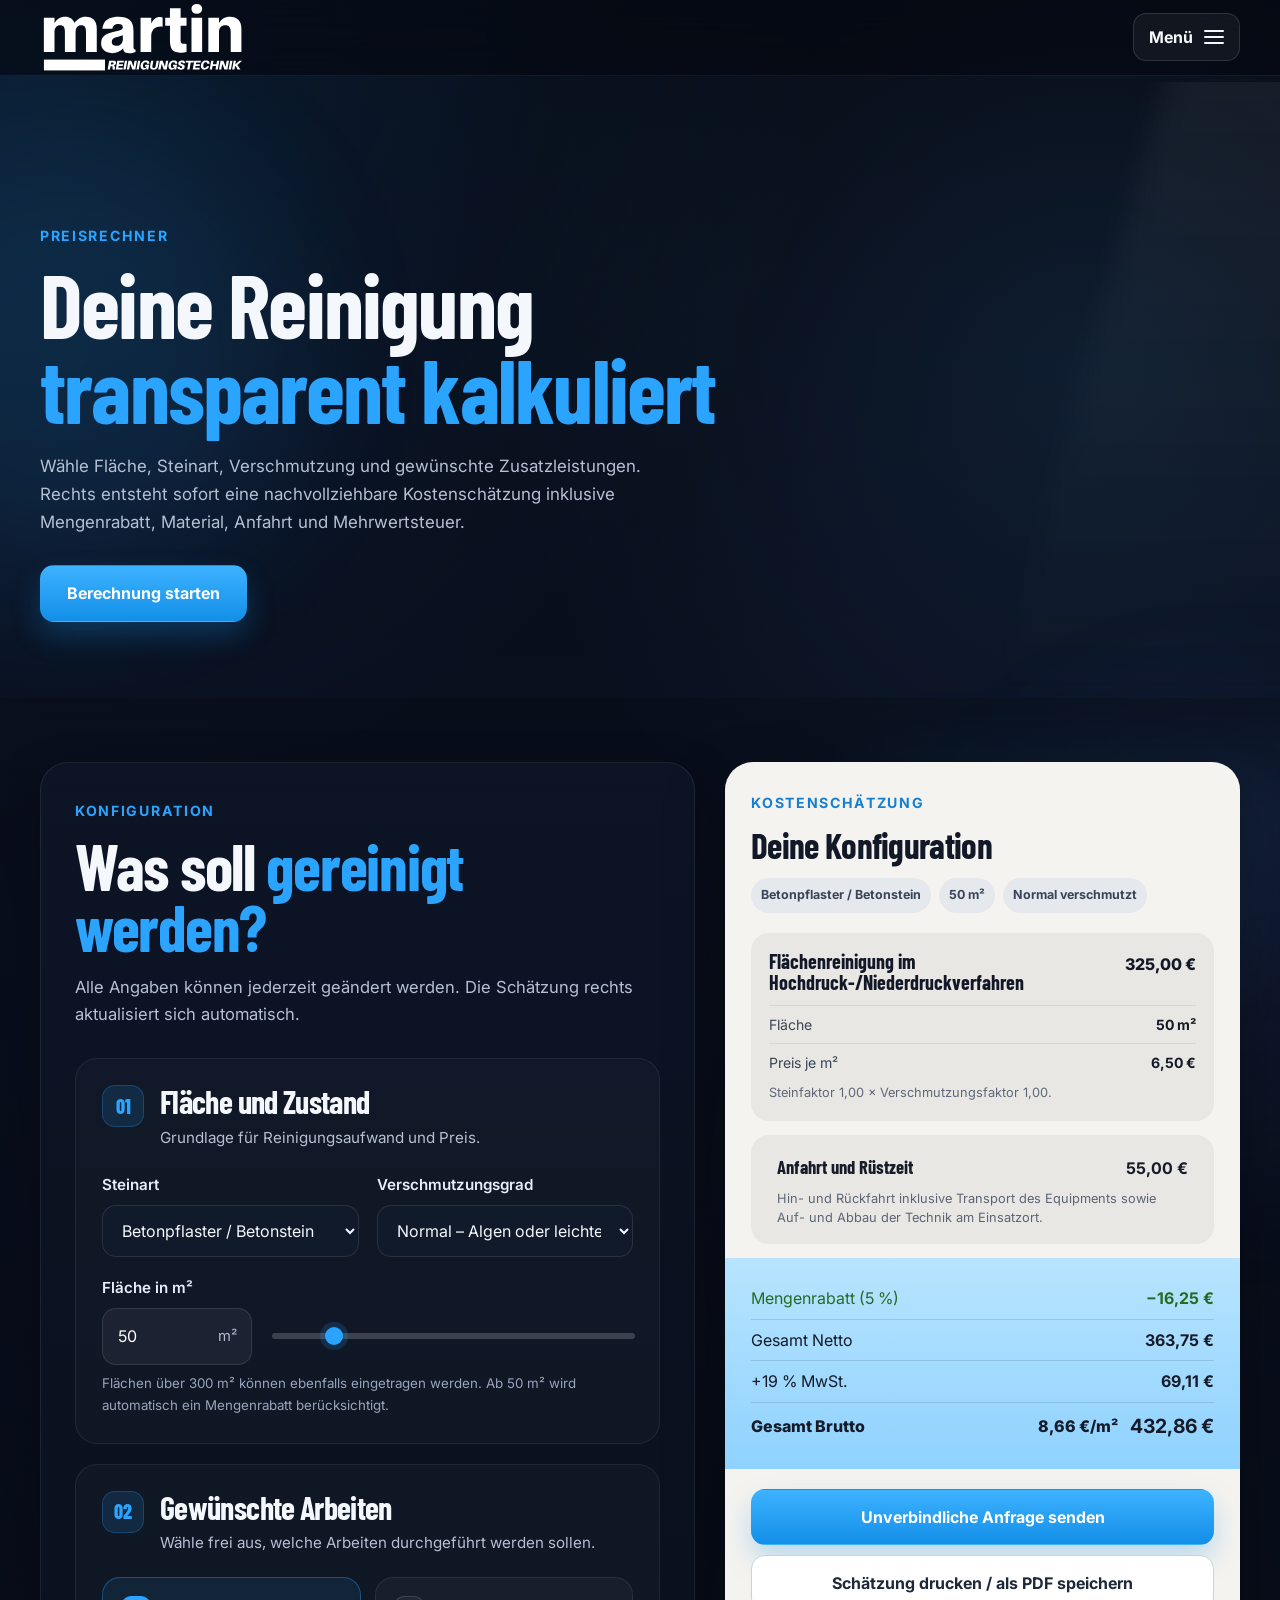
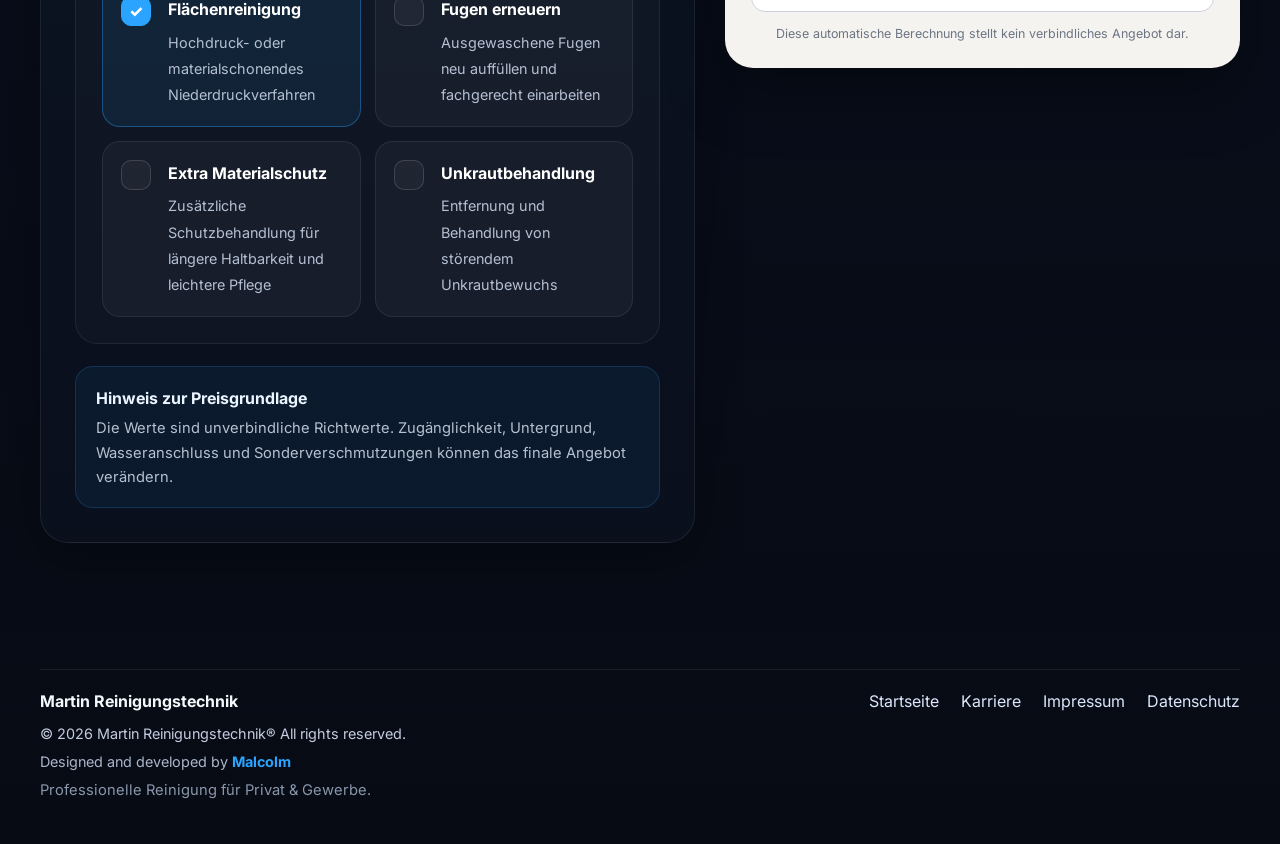
<file: preisrechner.html>
<!DOCTYPE html>
<html lang="de">
<head>
  <meta charset="UTF-8">
  <meta name="viewport" content="width=device-width, initial-scale=1.0">
  <title>Preisrechner – Weiterleitung</title>
  <link rel="canonical" href="/preisrechner/">
  <meta http-equiv="refresh" content="0; url=/preisrechner/index.html">
  <script>window.location.replace('/preisrechner/index.html');</script>
</head>
<body>
  <p>Weiterleitung zu <a href="/preisrechner/index.html">/preisrechner/index.html</a> …</p>
</body>
</html>
</file>
<file: css/style.css>
:root {
  --bg: #070b14;
  --bg-soft: #0d1322;
  --bg-panel: rgba(14, 23, 40, 0.78);
  --bg-panel-strong: rgba(10, 16, 29, 0.92);
  --text: #f4f7fb;
  --text-soft: #b5c0d3;
  --accent: #2ba4ff;
  --accent-soft: rgba(43, 164, 255, 0.18);
  --accent-border: rgba(74, 180, 255, 0.82);
  --line: rgba(255, 255, 255, 0.08);
  --shadow: 0 18px 48px rgba(0, 0, 0, 0.25);
  --radius: 22px;
  --radius-small: 14px;
  --content-width: 1200px;
}

* {
  box-sizing: border-box;
}

html {
  scroll-behavior: smooth;
}

body {
  margin: 0;
  padding-top: 82px;
  font-family: 'Inter', sans-serif;
  line-height: 1.65;
  color: var(--text);
  background:
    radial-gradient(circle at top left, rgba(43, 164, 255, 0.14), transparent 30%),
    radial-gradient(circle at 85% 15%, rgba(74, 180, 255, 0.10), transparent 25%),
    linear-gradient(180deg, #060912 0%, #0a1020 34%, #070b14 100%);
  overflow-x: hidden;
}

img {
  max-width: 100%;
  display: block;
}

a {
  color: inherit;
}

button,
input,
textarea,
select {
  font: inherit;
}

.site-shell {
  position: relative;
  isolation: isolate;
}

.site-shell::before,
.site-shell::after {
  content: "";
  position: fixed;
  z-index: -1;
  pointer-events: none;
  width: 28rem;
  height: 28rem;
  border-radius: 50%;
  filter: blur(80px);
  opacity: 0.22;
}

.site-shell::before {
  top: 8rem;
  left: -10rem;
  background: rgba(43, 164, 255, 0.55);
}

.site-shell::after {
  right: -10rem;
  top: 45rem;
  background: rgba(115, 137, 255, 0.40);
}

.container {
  width: min(var(--content-width), calc(100% - 40px));
  margin: 0 auto;
}

.topbar {
  position: fixed;
  inset: 0 0 auto 0;
  z-index: 1000;
  background: rgba(5, 9, 18, 0.66);
  backdrop-filter: blur(18px);
  -webkit-backdrop-filter: blur(18px);
  border-bottom: 1px solid rgba(255, 255, 255, 0.06);
}

.topbar__inner {
  min-height: 82px;
  display: flex;
  align-items: center;
  justify-content: space-between;
  gap: 28px;
}

.logo {
  flex-shrink: 0;
}

.logo img {
  width: min(220px, 30vw);
  min-width: 190px;
  height: auto;
}

.nav {
  display: flex;
  align-items: center;
  justify-content: flex-end;
  flex-wrap: wrap;
  gap: 10px 24px;
}

.nav a {
  color: var(--text-soft);
  text-decoration: none;
  font-size: 0.97rem;
  transition: color 0.2s ease;
}

.nav a:hover {
  color: var(--text);
}

.eyebrow {
  display: inline-block;
  font-size: 0.88rem;
  font-weight: 700;
  letter-spacing: 0.12em;
  text-transform: uppercase;
  color: var(--accent);
  margin-bottom: 14px;
}

h1,
h2,
h3,
h4 {
  margin: 0;
  font-family: 'Barlow Condensed', sans-serif;
  letter-spacing: -0.02em;
  line-height: 0.95;
}

h1 {
  font-size: clamp(3.6rem, 7vw, 5.9rem);
}

h2 {
  font-size: clamp(2.7rem, 5vw, 4.35rem);
}

h3 {
  font-size: clamp(1.55rem, 2.6vw, 2rem);
}

h1 span,
h2 span {
  color: var(--accent);
}

p {
  margin: 0;
  color: var(--text-soft);
}

.btn {
  display: inline-flex;
  align-items: center;
  justify-content: center;
  gap: 10px;
  min-height: 54px;
  padding: 14px 26px;
  border-radius: 14px;
  border: 1px solid transparent;
  text-decoration: none;
  font-weight: 700;
  transition: transform 0.2s ease, border-color 0.2s ease, background 0.2s ease;
  cursor: pointer;
}

.btn:hover {
  transform: translateY(-2px);
}

.btn--primary {
  background: linear-gradient(180deg, #3db2ff 0%, #138fe8 100%);
  color: #fff;
  box-shadow: 0 14px 28px rgba(19, 143, 232, 0.26);
}

.btn--secondary {
  background: rgba(255, 255, 255, 0.04);
  border-color: rgba(255, 255, 255, 0.1);
  color: var(--text);
}

.btn--large {
  min-width: 230px;
}

.btn--full {
  width: 100%;
}

.hero {
  position: relative;
  min-height: calc(100vh - 92px);
  display: flex;
  align-items: center;
  overflow: clip;
}

.hero__bg {
  position: absolute;
  inset: 0;
  background:
    linear-gradient(90deg, rgba(4, 8, 16, 0.94) 0%, rgba(5, 9, 18, 0.86) 45%, rgba(5, 9, 18, 0.48) 100%),
    url('../assets/images/HeadCover.png') center / cover no-repeat;
}

.hero::after {
  content: "";
  position: absolute;
  inset: auto -12% -140px auto;
  width: 42vw;
  height: 320px;
  background: rgba(50, 160, 255, 0.16);
  filter: blur(48px);
  transform: skewX(-22deg);
}

.hero__content {
  position: relative;
  z-index: 1;
  display: grid;
  grid-template-columns: minmax(0, 1.15fr) minmax(290px, 0.7fr);
  gap: 42px;
  align-items: end;
  padding: 84px 0 90px;
}

.hero__copy {
  max-width: 680px;
}

.hero__copy p {
  max-width: 620px;
  font-size: 1.08rem;
  margin-top: 24px;
}

.hero__actions {
  display: flex;
  flex-wrap: wrap;
  gap: 14px;
  margin-top: 30px;
}

.hero__facts {
  display: flex;
  flex-wrap: wrap;
  gap: 12px;
  list-style: none;
  padding: 0;
  margin: 30px 0 0;
}

.hero__facts li {
  padding: 10px 14px;
  background: rgba(255, 255, 255, 0.05);
  border: 1px solid rgba(255, 255, 255, 0.08);
  border-radius: 999px;
  color: #dfe8f8;
  font-size: 0.95rem;
}

.surface-card {
  position: relative;
  align-self: stretch;
  padding: 28px;
  background: linear-gradient(180deg, rgba(11, 19, 35, 0.76), rgba(10, 17, 31, 0.92));
  border: 1px solid rgba(74, 180, 255, 0.2);
  border-radius: var(--radius);
  box-shadow: var(--shadow);
  backdrop-filter: blur(14px);
}

.surface-card::before {
  content: "";
  position: absolute;
  inset: -1px;
  border-radius: inherit;
  background: linear-gradient(135deg, rgba(74, 180, 255, 0.35), transparent 38%, transparent 62%, rgba(74, 180, 255, 0.18));
  z-index: -1;
}

.surface-card__eyebrow {
  display: inline-block;
  margin-bottom: 20px;
  color: #dfe8f8;
  font-size: 0.95rem;
  font-weight: 700;
  letter-spacing: 0.08em;
  text-transform: uppercase;
}

.surface-card__list {
  display: grid;
  gap: 16px;
}

.surface-item {
  padding: 16px;
  background: rgba(255, 255, 255, 0.04);
  border: 1px solid rgba(255, 255, 255, 0.06);
  border-radius: 18px;
}

.surface-item strong {
  display: block;
  margin-bottom: 4px;
  font-size: 1.1rem;
  color: #fff;
}

.surface-item span {
  color: var(--text-soft);
  font-size: 0.95rem;
}

.section {
  position: relative;
  padding: 96px 0;
}

.section::before {
  content: "";
  position: absolute;
  inset: auto 0 auto auto;
  width: 34vw;
  height: 240px;
  background: rgba(43, 164, 255, 0.08);
  filter: blur(40px);
  transform: skewX(-16deg);
  pointer-events: none;
}

.section-heading {
  max-width: 830px;
  margin: 0 auto 44px;
  text-align: center;
}

.section-heading--left {
  margin-left: 0;
  margin-right: 0;
  text-align: left;
}

.section-heading p {
  margin-top: 16px;
  font-size: 1.04rem;
}

.section--dark {
  background: linear-gradient(180deg, rgba(8, 12, 22, 0.42), rgba(8, 12, 22, 0));
}

.section--gradient {
  background:
    linear-gradient(135deg, rgba(8, 12, 22, 0.90) 0%, rgba(10, 17, 30, 0.96) 55%, rgba(18, 28, 49, 0.9) 100%);
}

.service-grid,
.why-grid {
  display: grid;
  grid-template-columns: repeat(4, minmax(0, 1fr));
  gap: 22px;
}

.service-card,
.why-card {
  background: linear-gradient(180deg, rgba(14, 23, 40, 0.78), rgba(10, 16, 29, 0.94));
  border: 1px solid rgba(255, 255, 255, 0.06);
  border-radius: var(--radius);
  padding: 28px 24px;
  box-shadow: var(--shadow);
}

.service-card__icon {
  width: 50px;
  height: 50px;
  display: grid;
  place-items: center;
  margin-bottom: 18px;
  border-radius: 14px;
  background: rgba(43, 164, 255, 0.14);
  color: var(--accent);
  border: 1px solid rgba(43, 164, 255, 0.24);
  font-family: 'Barlow Condensed', sans-serif;
  font-size: 1.3rem;
  font-weight: 700;
}

.service-card p,
.why-card p {
  margin-top: 12px;
}

.ba-container {
  display: grid;
  grid-template-columns: repeat(3, minmax(0, 1fr));
  gap: 24px;
}

.ba-card {
  padding: 10px;
  border-radius: calc(var(--radius) + 2px);
  background: linear-gradient(180deg, rgba(14, 23, 40, 0.68), rgba(10, 16, 29, 0.92));
  border: 1px solid rgba(255, 255, 255, 0.06);
  box-shadow: var(--shadow);
}

.ba-wrap {
  position: relative;
  height: 390px;
  overflow: hidden;
  border-radius: var(--radius);
  border: 1px solid var(--accent-border);
}

.ba-wrap::before {
  content: "";
  position: absolute;
  inset: 0;
  box-shadow: inset 0 0 0 1px rgba(124, 202, 255, 0.18);
  z-index: 5;
  pointer-events: none;
}

.ba-before,
.ba-after {
  position: absolute;
  inset: 0;
  background-size: cover;
  background-position: center;
}

.ba-after {
  clip-path: inset(0 50% 0 0);
}

.ba-handle {
  position: absolute;
  top: 50%;
  left: 50%;
  width: 54px;
  height: 54px;
  border-radius: 50%;
  background: #fff;
  color: #111;
  transform: translate(-50%, -50%);
  z-index: 4;
  box-shadow: 0 10px 22px rgba(0, 0, 0, 0.25);
  display: grid;
  place-items: center;
  cursor: ew-resize;
}

.ba-handle::before {
  content: "↔";
  font-size: 1.2rem;
  font-weight: 700;
}

.ba-handle::after {
  content: "";
  position: absolute;
  top: -180px;
  bottom: -180px;
  left: 50%;
  width: 2px;
  background: rgba(255, 255, 255, 0.9);
  transform: translateX(-50%);
}

.ba-label {
  position: absolute;
  top: 16px;
  z-index: 4;
  padding: 8px 12px;
  border-radius: 999px;
  background: rgba(4, 8, 16, 0.72);
  border: 1px solid rgba(255, 255, 255, 0.1);
  font-size: 0.86rem;
  font-weight: 700;
  letter-spacing: 0.04em;
  text-transform: uppercase;
}

.ba-label--left {
  left: 16px;
}

.ba-label--right {
  right: 16px;
}

.why-grid {
  margin-bottom: 26px;
}

.reviews {
  padding-top: 36px;
}

.reviews-marquee {
  position: relative;
  overflow: hidden;
  mask-image: linear-gradient(to right, transparent 0, black 8%, black 92%, transparent 100%);
  -webkit-mask-image: linear-gradient(to right, transparent 0, black 8%, black 92%, transparent 100%);
}

.reviews-track {
  display: flex;
  gap: 22px;
  width: max-content;
  animation: marquee 36s linear infinite;
}

.reviews-track:hover {
  animation-play-state: paused;
}

.review-card {
  width: min(370px, 78vw);
  min-height: 290px;
  padding: 28px;
  border-radius: 26px;
  background: #f5f7fb;
  color: #2e3442;
  box-shadow: 0 24px 55px rgba(0, 0, 0, 0.25);
}

.review-card p {
  color: #474f61;
  margin: 22px 0 30px;
}

.review-card__brand,
.review-card__footer {
  display: flex;
  align-items: center;
  justify-content: space-between;
  gap: 16px;
}

.review-card__footer {
  margin-top: auto;
}

.review-card__footer strong {
  color: #20263a;
}

.review-card__footer span {
  font-size: 0.9rem;
  color: #697387;
}

.google-wordmark {
  display: inline-flex;
  font-size: 2rem;
  line-height: 1;
  font-family: Arial, Helvetica, sans-serif;
  font-weight: 500;
  color: #4285f4;
}

.google-wordmark::first-letter {
  color: #4285f4;
}

.review-stars {
  font-size: 1rem;
  letter-spacing: 0.12em;
  color: #ffb400;
}

.section--price-cta {
  overflow: clip;
}

.price-cta {
  position: relative;
  display: grid;
  grid-template-columns: 1.2fr 1fr;
  gap: 28px 42px;
  padding: 54px;
  border-radius: 32px;
  background:
    linear-gradient(90deg, rgba(8, 13, 24, 0.96) 0%, rgba(9, 14, 25, 0.96) 62%, rgba(13, 20, 34, 0.9) 100%);
  border: 1px solid rgba(255, 255, 255, 0.06);
  box-shadow: var(--shadow);
}

.price-cta::before,
.page-hero::before {
  content: "";
  position: absolute;
  inset: -30px -14% -40px auto;
  width: 30%;
  background: linear-gradient(180deg, rgba(255,255,255,0.08), rgba(255,255,255,0));
  filter: blur(16px);
  transform: skewX(-16deg);
  opacity: 0.7;
}

.price-cta__copy p {
  margin-top: 18px;
  max-width: 650px;
  font-size: 1.05rem;
}

.price-cta__features {
  display: grid;
  grid-template-columns: repeat(2, minmax(0, 1fr));
  gap: 20px;
}

.mini-feature {
  padding: 0 4px 0 0;
}

.mini-feature p {
  margin-top: 14px;
}

.price-cta__action {
  grid-column: 1 / -1;
}

.faq__container {
  display: grid;
  grid-template-columns: 0.8fr 1.2fr;
  gap: 44px;
}

.faq-list {
  display: grid;
  gap: 14px;
}

.faq-item {
  background: rgba(255, 255, 255, 0.04);
  border: 1px solid rgba(255, 255, 255, 0.08);
  border-radius: 18px;
  overflow: hidden;
}

.faq-question {
  width: 100%;
  background: transparent;
  border: 0;
  color: #fff;
  text-align: left;
  padding: 20px 24px;
  display: flex;
  justify-content: space-between;
  gap: 16px;
  cursor: pointer;
  font-family: 'Barlow Condensed', sans-serif;
  font-size: 1.55rem;
}

.faq-question::after {
  content: "+";
  flex-shrink: 0;
  color: var(--accent);
}

.faq-item.is-open .faq-question::after {
  content: "–";
}

.faq-answer {
  display: none;
  padding: 0 24px 22px;
}

.faq-item.is-open .faq-answer {
  display: block;
}

.section--contact {
  padding-top: 70px;
}

.contact-layout {
  display: grid;
  grid-template-columns: 0.85fr 1.15fr;
  gap: 34px;
  align-items: start;
}

.contact-copy .eyebrow {
  margin-bottom: 6px;
}

.contact-copy h2 {
  line-height: 1.04;
  margin-bottom: 18px;
}

.contact-copy > p {
  line-height: 1.8;
}

.contact-points {
  list-style: none;
  padding: 0;
  margin: 22px 0 0;
  display: grid;
  gap: 10px;
}

.contact-points li {
  color: #dce6f8;
  position: relative;
  padding-left: 20px;
}

.contact-points li::before {
  content: "";
  position: absolute;
  top: 10px;
  left: 0;
  width: 8px;
  height: 8px;
  border-radius: 50%;
  background: var(--accent);
}

.contact-form,
.calculator-panel,
.result-panel {
  background: linear-gradient(180deg, rgba(14, 23, 40, 0.82), rgba(10, 16, 29, 0.96));
  border: 1px solid rgba(255, 255, 255, 0.08);
  border-radius: 28px;
  box-shadow: var(--shadow);
}

.contact-form {
  padding: 30px;
}

.form-grid {
  display: grid;
  grid-template-columns: repeat(2, minmax(0, 1fr));
  gap: 18px;
}

.form-grid--calculator {
  grid-template-columns: repeat(2, minmax(0, 1fr));
}

.form-field {
  display: flex;
  flex-direction: column;
  gap: 8px;
}

.form-field--full {
  grid-column: 1 / -1;
}

.form-field label,
.checkbox-label {
  color: #e6eefc;
  font-weight: 600;
  font-size: 0.95rem;
}

.form-field input,
.form-field textarea,
.form-field select,
.range-group input {
  width: 100%;
  background: rgba(255, 255, 255, 0.05);
  border: 1px solid rgba(255, 255, 255, 0.1);
  color: #fff;
  border-radius: 14px;
  padding: 14px 15px;
}

.form-field input[type="file"] {
  padding: 12px;
}

.form-field input::placeholder,
.form-field textarea::placeholder {
  color: #97a5bc;
}

/* Native Auswahlmenüs passend zum dunklen Seitendesign */
.form-field select {
  color-scheme: dark;
  background-color: #111a2a;
  color: var(--text);
}

.form-field select option {
  background: #111a2a;
  color: var(--text);
}

.form-field select option:checked {
  background: #1769d1;
  color: #fff;
}

.form-field textarea {
  min-height: 145px;
  resize: vertical;
}

.form-field small,
.result-note,
.result-disclaimer {
  color: #97a5bc;
}

.form-feedback {
  margin-top: 16px;
  padding: 14px 16px;
  background: rgba(43, 164, 255, 0.12);
  border: 1px solid rgba(43, 164, 255, 0.25);
  border-radius: 14px;
  color: #dceeff;
}

.page-hero {
  position: relative;
  overflow: hidden;
  padding: 140px 0 90px;
}

.page-hero__content {
  position: relative;
}

.page-hero__copy {
  position: relative;
  z-index: 1;
  max-width: 760px;
}

.page-hero__copy p {
  margin-top: 22px;
  max-width: 650px;
  font-size: 1.06rem;
}

.page-hero__copy .btn {
  margin-top: 28px;
}

.calculator-layout {
  display: grid;
  grid-template-columns: 1.1fr 0.9fr;
  gap: 28px;
  align-items: start;
}

.calculator-panel {
  padding: 32px;
}

.result-panel {
  padding: 28px;
  position: sticky;
  top: 108px;
}

.range-group {
  display: grid;
  gap: 12px;
}

.checkbox-field {
  margin-top: 4px;
}

.checkbox-label {
  display: flex;
  align-items: center;
  gap: 12px;
}

.checkbox-label input {
  width: auto;
}

.result-line,
.result-total {
  display: flex;
  justify-content: space-between;
  gap: 18px;
  padding: 14px 0;
  border-bottom: 1px solid rgba(255, 255, 255, 0.08);
}

.result-total {
  margin-top: 8px;
  padding-top: 20px;
  font-size: 1.1rem;
}

.result-total strong {
  font-size: 2rem;
  font-family: 'Barlow Condensed', sans-serif;
  color: var(--accent);
}

.result-note {
  margin-top: 18px;
}

.result-disclaimer {
  margin-top: 14px;
  margin-bottom: 18px;
  font-size: 0.92rem;
}

input[type="range"] {
  -webkit-appearance: none;
  appearance: none;
  height: 6px;
  padding: 0;
  background: rgba(255, 255, 255, 0.18);
  border: none;
  border-radius: 999px;
}

input[type="range"]::-webkit-slider-thumb {
  -webkit-appearance: none;
  appearance: none;
  width: 18px;
  height: 18px;
  border-radius: 50%;
  background: var(--accent);
  cursor: pointer;
  box-shadow: 0 0 0 5px rgba(43, 164, 255, 0.16);
}

input[type="range"]::-moz-range-thumb {
  width: 18px;
  height: 18px;
  border-radius: 50%;
  border: none;
  background: var(--accent);
  cursor: pointer;
  box-shadow: 0 0 0 5px rgba(43, 164, 255, 0.16);
}

.text-page {
  width: min(900px, calc(100% - 40px));
  margin: 60px auto 90px;
  padding: 28px;
  background: linear-gradient(180deg, rgba(14, 23, 40, 0.82), rgba(10, 16, 29, 0.96));
  border: 1px solid rgba(255, 255, 255, 0.08);
  border-radius: 28px;
  box-shadow: var(--shadow);
  text-align: left;
}

.text-page h1,
.text-page h2,
.text-page h3,
.text-page h4 {
  line-height: 1.04;
  margin-bottom: 14px;
}

.text-page h1 {
  font-size: clamp(2.8rem, 5vw, 4rem);
}

.text-page h2 {
  font-size: clamp(1.9rem, 3vw, 2.5rem);
  margin-top: 32px;
}

.text-page h3 {
  font-size: 1.5rem;
  margin-top: 20px;
}

.text-page h4 {
  font-size: 1.2rem;
  margin-top: 16px;
  font-family: 'Inter', sans-serif;
}

.text-page p {
  margin-bottom: 14px;
}

.footer {
  padding: 30px 0 42px;
}

.footer__inner {
  display: flex;
  justify-content: space-between;
  gap: 20px;
  flex-wrap: wrap;
  padding-top: 18px;
  border-top: 1px solid rgba(255, 255, 255, 0.08);
}


.footer__brand {
  display: grid;
  gap: 4px;
}

.footer__copyright {
  margin-top: 4px;
  color: #c4cee0;
  font-size: 0.9rem;
}

.footer__tagline {
  color: #8996ab;
  font-size: 0.92rem;
}

.footer__links {
  display: flex;
  flex-wrap: wrap;
  gap: 14px 22px;
}

.footer a {
  text-decoration: none;
  color: #dbe7fb;
}

.footer a:hover {
  color: #fff;
}

.whatsapp-float {
  position: fixed;
  right: 18px;
  bottom: 18px;
  z-index: 1100;
  display: inline-flex;
  align-items: center;
  gap: 10px;
  padding: 12px 16px;
  border-radius: 999px;
  background: rgba(10, 16, 29, 0.92);
  border: 1px solid rgba(74, 180, 255, 0.32);
  box-shadow: 0 16px 36px rgba(0, 0, 0, 0.28);
  text-decoration: none;
}

.whatsapp-float img {
  width: 22px;
  height: 22px;
}

.whatsapp-float span {
  color: #fff;
  font-weight: 700;
}

@keyframes marquee {
  from {
    transform: translateX(0);
  }
  to {
    transform: translateX(calc(-50% - 11px));
  }
}

@media (max-width: 1100px) {
  .hero__content,
  .price-cta,
  .faq__container,
  .contact-layout,
  .calculator-layout {
    grid-template-columns: 1fr;
  }

  .service-grid,
  .why-grid,
  .ba-container {
    grid-template-columns: repeat(2, minmax(0, 1fr));
  }

  .price-cta__features {
    grid-template-columns: 1fr 1fr;
  }

  .result-panel {
    position: static;
  }
}

@media (max-width: 760px) {
  body {
    padding-top: 108px;
  }

  .topbar__inner {
    min-height: auto;
    padding: 14px 0;
    flex-direction: column;
    align-items: flex-start;
  }

  .logo img {
    width: min(210px, 70vw);
  }

  .nav {
    gap: 8px 18px;
  }

  .hero {
    min-height: auto;
  }

  .hero__content {
    padding: 52px 0 74px;
  }

  .section {
    padding: 78px 0;
  }

  .service-grid,
  .why-grid,
  .ba-container,
  .price-cta__features,
  .form-grid,
  .form-grid--calculator {
    grid-template-columns: 1fr;
  }

  .ba-wrap {
    height: 320px;
  }

  .price-cta {
    padding: 32px 24px;
  }

  .contact-form,
  .calculator-panel,
  .result-panel,
  .text-page {
    padding: 24px;
  }

  .faq-question {
    font-size: 1.35rem;
  }

  .whatsapp-float span {
    display: none;
  }
}

/* ===== RECHTLICHE SEITEN ===== */
.legal-hero {
  padding-top: 108px;
  padding-bottom: 66px;
  min-height: 360px;
  display: flex;
  align-items: center;
  background:
    radial-gradient(circle at 78% 40%, rgba(43, 164, 255, 0.15), transparent 28%),
    linear-gradient(180deg, rgba(8, 13, 24, 0.96), rgba(8, 13, 24, 0.72));
}

.legal-hero .page-hero__copy {
  max-width: 720px;
}

.legal-hero h1 {
  font-size: clamp(3.7rem, 7vw, 6rem);
  overflow-wrap: anywhere;
}

.legal-section {
  padding-top: 54px;
}

.legal-layout {
  display: grid;
  grid-template-columns: 235px minmax(0, 780px);
  justify-content: center;
  align-items: start;
  gap: 34px;
}

.legal-layout--compact {
  grid-template-columns: 235px minmax(0, 700px);
}

.legal-nav {
  position: sticky;
  top: 112px;
  display: grid;
  gap: 5px;
  padding: 18px;
  background: rgba(14, 23, 40, 0.58);
  border: 1px solid rgba(255, 255, 255, 0.07);
  border-radius: 20px;
  backdrop-filter: blur(14px);
  -webkit-backdrop-filter: blur(14px);
}

.legal-nav__title {
  display: block;
  margin: 0 8px 8px;
  color: #fff;
  font-size: 0.78rem;
  font-weight: 700;
  letter-spacing: 0.1em;
  text-transform: uppercase;
}

.legal-nav a {
  padding: 10px 11px;
  border-radius: 12px;
  color: var(--text-soft);
  text-decoration: none;
  font-size: 0.9rem;
  line-height: 1.35;
  transition: color 0.2s ease, background 0.2s ease;
}

.legal-nav a:hover {
  color: #fff;
  background: rgba(43, 164, 255, 0.11);
}

.legal-content {
  min-width: 0;
  padding: clamp(26px, 5vw, 48px);
  background: linear-gradient(180deg, rgba(14, 23, 40, 0.82), rgba(10, 16, 29, 0.96));
  border: 1px solid rgba(255, 255, 255, 0.08);
  border-radius: 28px;
  box-shadow: var(--shadow);
  overflow-wrap: anywhere;
  hyphens: auto;
}

.legal-content > h2,
.legal-block h2 {
  scroll-margin-top: 118px;
  font-size: clamp(2rem, 4vw, 2.75rem);
  line-height: 1.05;
  margin: 0 0 20px;
  padding-bottom: 15px;
  border-bottom: 1px solid rgba(255, 255, 255, 0.08);
  color: #fff;
}

.legal-content > h2:not(:first-child) {
  margin-top: 52px;
}

.legal-content h3 {
  font-size: clamp(1.55rem, 3vw, 1.95rem);
  line-height: 1.12;
  margin: 32px 0 12px;
  color: #f1f6ff;
}

.legal-content h4 {
  margin: 24px 0 8px;
  font-family: 'Inter', sans-serif;
  font-size: 1.02rem;
  line-height: 1.5;
  color: #dfe8f8;
}

.legal-content p,
.legal-content li {
  color: #bac6d9;
  font-size: 0.98rem;
  line-height: 1.82;
}

.legal-content p {
  margin: 0 0 16px;
}

.legal-content ul,
.legal-content ol {
  margin: 12px 0 22px;
  padding-left: 22px;
}

.legal-content li + li {
  margin-top: 10px;
}

.legal-block {
  scroll-margin-top: 118px;
}

.legal-block + .legal-block {
  margin-top: 38px;
  padding-top: 38px;
  border-top: 1px solid rgba(255, 255, 255, 0.07);
}

.legal-block h2 {
  padding-bottom: 0;
  border-bottom: 0;
}

.legal-content--privacy p[style*="text-transform"],
.legal-content--privacy p strong {
  overflow-wrap: anywhere;
}

@media (max-width: 920px) {
  .legal-layout,
  .legal-layout--compact {
    grid-template-columns: minmax(0, 780px);
  }

  .legal-nav {
    position: static;
    grid-template-columns: repeat(2, minmax(0, 1fr));
  }

  .legal-nav__title {
    grid-column: 1 / -1;
  }
}

@media (max-width: 560px) {
  .legal-hero {
    min-height: 300px;
    padding-top: 72px;
    padding-bottom: 48px;
  }

  .legal-nav {
    grid-template-columns: 1fr;
  }

  .legal-content {
    padding: 24px 20px;
    border-radius: 22px;
  }

  .legal-content p,
  .legal-content li {
    font-size: 0.95rem;
    line-height: 1.75;
  }
}

/* ===== SCROLL-REVEAL STARTSEITE ===== */
body.js-ready .reveal-on-scroll {
  opacity: 0;
  transform: translateY(34px);
  transition:
    opacity 0.75s cubic-bezier(0.22, 1, 0.36, 1),
    transform 0.75s cubic-bezier(0.22, 1, 0.36, 1);
  transition-delay: var(--reveal-delay, 0ms);
  will-change: opacity, transform;
}

body.js-ready .reveal-on-scroll.is-visible {
  opacity: 1;
  transform: translateY(0);
}

@media (prefers-reduced-motion: reduce) {
  body.js-ready .reveal-on-scroll,
  body.js-ready .reveal-on-scroll.is-visible {
    opacity: 1;
    transform: none;
    transition: none;
  }
}

/* Rechtliche Seitentitel: einfarbig und ohne unschönen Wortumbruch. */
.legal-hero .page-hero__copy {
  max-width: none;
  width: 100%;
}

.legal-hero h1 {
  color: var(--text);
  font-size: clamp(2.1rem, 9vw, 5.7rem);
  white-space: nowrap;
  overflow-wrap: normal;
  word-break: normal;
  hyphens: none;
}

.legal-hero {
  min-height: 300px;
  padding-top: 86px;
  padding-bottom: 54px;
}

@media (max-width: 560px) {
  .legal-hero {
    min-height: 240px;
    padding-top: 60px;
    padding-bottom: 42px;
  }

  .legal-hero h1 {
    font-size: clamp(2rem, 9.5vw, 3.2rem);
  }
}

/* ===== AUTOMATISCHE BILDERGALERIE ===== */
.gallery-section {
  overflow: hidden;
}

.gallery-marquee {
  position: relative;
  overflow: hidden;
  padding: 10px 0 20px;
  mask-image: linear-gradient(to right, transparent 0, black 7%, black 93%, transparent 100%);
  -webkit-mask-image: linear-gradient(to right, transparent 0, black 7%, black 93%, transparent 100%);
}

.gallery-track {
  display: flex;
  align-items: stretch;
  gap: 22px;
  width: max-content;
  animation: marquee 34s linear infinite;
}

.gallery-track:hover {
  animation-play-state: paused;
}

.gallery-card {
  position: relative;
  flex: 0 0 clamp(320px, 32vw, 460px);
  height: clamp(260px, 28vw, 360px);
  margin: 0;
  overflow: hidden;
  border: 1px solid var(--accent-border);
  border-radius: 24px;
  background: var(--bg-panel-strong);
  box-shadow:
    0 22px 52px rgba(0, 0, 0, 0.30),
    0 0 0 1px rgba(74, 180, 255, 0.10) inset;
}


.gallery-card img {
  width: 100%;
  height: 100%;
  object-fit: cover;
  transition: transform 0.45s ease;
}

.gallery-card:hover img {
  transform: scale(1.025);
}


@media (max-width: 760px) {
  .gallery-card {
    flex-basis: 78vw;
    height: 300px;
    border-radius: 20px;
  }

  .gallery-track {
    gap: 16px;
    animation-duration: 30s;
  }
}

@media (prefers-reduced-motion: reduce) {
  .gallery-track,
  .reviews-track {
    animation-play-state: paused;
  }
}

/* ===== DETAILLIERTER PREISRECHNER ===== */
.page-hero--calculator {
  padding-bottom: 76px;
}

.calculator-section {
  padding-top: 64px;
}

.calculator-layout--detailed {
  grid-template-columns: minmax(0, 1.12fr) minmax(360px, 0.88fr);
  gap: 30px;
}

.calculator-panel--detailed {
  padding: 34px;
}

.calculator-heading {
  margin-bottom: 30px;
}

.calculator-heading p {
  max-width: 720px;
}

.calc-block {
  padding: 26px;
  margin-top: 20px;
  border: 1px solid rgba(255, 255, 255, 0.07);
  border-radius: 22px;
  background: rgba(255, 255, 255, 0.025);
}

.calc-block[hidden] {
  display: none;
}

.calc-block__heading {
  display: flex;
  align-items: flex-start;
  gap: 16px;
  margin-bottom: 22px;
}

.calc-block__heading h3 {
  line-height: 1.05;
}

.calc-block__heading p {
  margin-top: 6px;
  font-size: 0.95rem;
}

.calc-step {
  flex: 0 0 auto;
  width: 42px;
  height: 42px;
  display: grid;
  place-items: center;
  border-radius: 13px;
  background: rgba(43, 164, 255, 0.13);
  border: 1px solid rgba(43, 164, 255, 0.25);
  color: var(--accent);
  font-family: 'Barlow Condensed', sans-serif;
  font-size: 1.25rem;
  font-weight: 800;
}

.range-group--with-value {
  grid-template-columns: 150px 1fr;
  align-items: center;
  gap: 18px;
}

.range-value-wrap,
.unit-input {
  position: relative;
}

.range-value-wrap input,
.unit-input input {
  padding-right: 48px;
}

.range-value-wrap span,
.unit-input span {
  position: absolute;
  top: 50%;
  right: 15px;
  transform: translateY(-50%);
  color: #aebbd0;
  font-size: 0.92rem;
  pointer-events: none;
}

.option-grid {
  display: grid;
  grid-template-columns: repeat(2, minmax(0, 1fr));
  gap: 14px;
}

.option-card {
  position: relative;
  min-height: 118px;
  display: grid;
  grid-template-columns: 34px 1fr;
  align-items: start;
  gap: 13px;
  padding: 18px;
  border-radius: 18px;
  border: 1px solid rgba(255, 255, 255, 0.08);
  background: rgba(255, 255, 255, 0.035);
  cursor: pointer;
  transition: border-color 0.2s ease, background 0.2s ease, transform 0.2s ease;
}

.option-card:hover {
  transform: translateY(-2px);
  border-color: rgba(43, 164, 255, 0.28);
}

.option-card input {
  position: absolute;
  opacity: 0;
  pointer-events: none;
}

.option-card__check {
  width: 30px;
  height: 30px;
  display: grid;
  place-items: center;
  border-radius: 10px;
  border: 1px solid rgba(255, 255, 255, 0.14);
  background: rgba(255, 255, 255, 0.04);
  color: #fff;
  font-weight: 800;
}

.option-card input:checked + .option-card__check {
  background: var(--accent);
  border-color: var(--accent);
}

.option-card input:checked + .option-card__check::before {
  content: "✓";
}

.option-card:has(input:checked) {
  background: rgba(43, 164, 255, 0.09);
  border-color: rgba(43, 164, 255, 0.38);
}

.option-card__copy strong,
.option-card--fixed strong {
  display: block;
  color: #fff;
  font-size: 1rem;
  margin-bottom: 6px;
}

.option-card__copy span,
.option-card--fixed span {
  color: var(--text-soft);
  font-size: 0.9rem;
  line-height: 1.45;
}

.option-card--fixed {
  cursor: default;
  background: rgba(43, 164, 255, 0.08);
  border-color: rgba(43, 164, 255, 0.22);
}

.option-card--fixed .option-card__check {
  background: var(--accent);
  border-color: var(--accent);
}

.option-card--fixed em {
  position: absolute;
  top: 15px;
  right: 15px;
  color: #8ccfff;
  font-size: 0.78rem;
  font-style: normal;
  font-weight: 700;
  text-transform: uppercase;
  letter-spacing: 0.07em;
}

.calculator-notice {
  margin-top: 22px;
  padding: 18px 20px;
  border-radius: 18px;
  background: rgba(43, 164, 255, 0.075);
  border: 1px solid rgba(43, 164, 255, 0.18);
}

.calculator-notice strong {
  display: block;
  margin-bottom: 5px;
  color: #eaf5ff;
}

.calculator-notice p {
  font-size: 0.92rem;
}

.receipt-panel {
  position: sticky;
  top: 108px;
  overflow: hidden;
  border-radius: 28px;
  background: #f5f3ef;
  color: #151b28;
  box-shadow: 0 24px 60px rgba(0, 0, 0, 0.34);
}

.receipt-panel .eyebrow {
  color: #167fd0;
}

.receipt-panel h3 {
  color: #111827;
  font-size: 2.2rem;
  line-height: 1;
}

.receipt-panel__top,
.receipt-items,
.receipt-travel,
.receipt-actions {
  padding-left: 26px;
  padding-right: 26px;
}

.receipt-panel__top {
  padding-top: 27px;
  padding-bottom: 20px;
}

.receipt-meta {
  display: flex;
  flex-wrap: wrap;
  gap: 8px;
  margin-top: 15px;
}

.receipt-meta span {
  padding: 7px 10px;
  border-radius: 999px;
  background: #e5e9ee;
  color: #394457;
  font-size: 0.78rem;
  font-weight: 700;
}

.receipt-items {
  display: grid;
  gap: 12px;
  padding-bottom: 14px;
}

.receipt-item,
.receipt-travel {
  border-radius: 18px;
  background: #e9e7e3;
}

.receipt-item {
  padding: 18px;
}

.receipt-item__heading {
  display: flex;
  justify-content: space-between;
  gap: 14px;
  align-items: flex-start;
  margin-bottom: 12px;
}

.receipt-item__heading strong {
  color: #121827;
  font-family: 'Barlow Condensed', sans-serif;
  font-size: 1.25rem;
  line-height: 1.05;
}

.receipt-item__heading span {
  color: #121827;
  font-weight: 800;
  white-space: nowrap;
}

.receipt-item__details {
  display: grid;
  gap: 7px;
}

.receipt-detail-line,
.receipt-line {
  display: flex;
  justify-content: space-between;
  gap: 12px;
  align-items: baseline;
}

.receipt-detail-line {
  padding-top: 7px;
  border-top: 1px solid rgba(17, 24, 39, 0.08);
  color: #394457;
  font-size: 0.88rem;
}

.receipt-detail-line strong {
  color: #141a27;
}

.receipt-item__note {
  margin-top: 10px;
  color: #5e6879;
  font-size: 0.8rem;
  line-height: 1.45;
}

.receipt-travel {
  margin: 0 26px 14px;
  padding-top: 17px;
  padding-bottom: 17px;
}

.receipt-travel p {
  color: #5c6575;
  font-size: 0.8rem;
  line-height: 1.45;
  margin-top: 8px;
}

.receipt-line--title strong:first-child {
  font-family: 'Barlow Condensed', sans-serif;
  font-size: 1.16rem;
}

.receipt-totals {
  padding: 20px 26px;
  background: linear-gradient(180deg, #b8e4ff, #8fd2ff);
}

.receipt-totals .receipt-line {
  padding: 7px 0;
  border-bottom: 1px solid rgba(17, 24, 39, 0.13);
}

.receipt-totals .receipt-line:last-child {
  border-bottom: 0;
}

.receipt-line--gross {
  display: grid;
  grid-template-columns: 1fr auto auto;
  align-items: center;
  font-weight: 800;
}

.receipt-line--gross strong {
  font-size: 1.22rem;
}

.receipt-actions {
  display: grid;
  gap: 10px;
  padding-top: 20px;
  padding-bottom: 12px;
  background: #f5f3ef;
}

.receipt-panel .btn--secondary {
  color: #1d2839;
  border-color: #cad1da;
  background: #fff;
}

.receipt-panel .result-disclaimer {
  margin: 0;
  padding: 0 26px 24px;
  color: #6c7584;
  font-size: 0.78rem;
  text-align: center;
}

.calculator-transfer-note {
  margin-bottom: 16px;
  padding: 14px 16px;
  border-radius: 14px;
  background: rgba(43, 164, 255, 0.1);
  border: 1px solid rgba(43, 164, 255, 0.24);
  color: #dceeff;
}

.calculator-transfer-note strong {
  display: block;
  margin-bottom: 4px;
}

@media (max-width: 1100px) {
  .calculator-layout--detailed {
    grid-template-columns: 1fr;
  }

  .receipt-panel {
    position: static;
  }
}

@media (max-width: 760px) {
  .calculator-panel--detailed {
    padding: 22px;
  }

  .calc-block {
    padding: 20px;
  }

  .option-grid {
    grid-template-columns: 1fr;
  }

  .range-group--with-value {
    grid-template-columns: 1fr;
  }

  .receipt-panel__top,
  .receipt-items,
  .receipt-actions {
    padding-left: 18px;
    padding-right: 18px;
  }

  .receipt-travel {
    margin-left: 18px;
    margin-right: 18px;
  }

  .receipt-totals {
    padding-left: 18px;
    padding-right: 18px;
  }

  .receipt-line--gross {
    grid-template-columns: 1fr auto;
  }

  .receipt-line--gross span:nth-child(2) {
    grid-column: 1 / -1;
    grid-row: 2;
    font-size: 0.82rem;
  }
}

@media print {
  body.calculator-page {
    padding-top: 0;
    background: #fff;
  }

  .calculator-page .topbar,
  .calculator-page .page-hero,
  .calculator-page .calculator-panel,
  .calculator-page .footer,
  .calculator-page .receipt-actions,
  .calculator-page .result-disclaimer {
    display: none !important;
  }

  .calculator-page .calculator-section {
    padding: 0;
    background: #fff;
  }

  .calculator-page .container,
  .calculator-page .calculator-layout--detailed {
    width: 100%;
    max-width: none;
    display: block;
    margin: 0;
  }

  .calculator-page .receipt-panel {
    position: static;
    box-shadow: none;
    border: 1px solid #cbd2dc;
    border-radius: 18px;
    overflow: hidden;
  }
}

/* ===== FINALISIERUNG: FORMULARE, REVIEWS UND KARRIERE ===== */
.form-honeypot {
  position: absolute !important;
  left: -9999px !important;
  width: 1px !important;
  height: 1px !important;
  opacity: 0 !important;
  pointer-events: none !important;
}

.contact-form button:disabled {
  cursor: wait;
  opacity: 0.72;
  transform: none;
}

.reviews-empty-state {
  max-width: 860px;
  margin: 0 auto;
  display: grid;
  grid-template-columns: auto 1fr;
  gap: 24px;
  align-items: center;
  padding: 30px;
  border-radius: 24px;
  background: linear-gradient(180deg, rgba(14, 23, 40, 0.82), rgba(10, 16, 29, 0.96));
  border: 1px solid rgba(74, 180, 255, 0.2);
  box-shadow: var(--shadow);
}

.reviews-empty-state__icon {
  width: 68px;
  height: 68px;
  display: grid;
  place-items: center;
  border-radius: 18px;
  background: rgba(43, 164, 255, 0.14);
  border: 1px solid rgba(43, 164, 255, 0.3);
  color: var(--accent);
  font-size: 2rem;
  font-weight: 800;
}

.reviews-empty-state h3 {
  margin-bottom: 10px;
}

.receipt-empty {
  display: grid;
  gap: 4px;
  padding: 20px;
  border-radius: 14px;
  background: #f5f7fa;
  border: 1px dashed #cbd2dc;
  color: #1d2839;
}

.receipt-empty span {
  color: #6c7584;
  font-size: 0.9rem;
}

.career-hero {
  min-height: 620px;
  display: flex;
  align-items: center;
}

.career-benefits {
  margin-bottom: 0;
}

@media (max-width: 760px) {
  .reviews-empty-state {
    grid-template-columns: 1fr;
    padding: 24px;
  }

  .career-hero {
    min-height: auto;
  }
}


/* ===== KOMPAKTES AUSKLAPPMENÜ ===== */
.topbar__inner {
  position: relative;
  min-height: 72px;
}

.logo img {
  width: min(205px, 28vw);
  min-width: 170px;
}

.topbar__actions {
  position: relative;
  margin-left: auto;
}

.menu-toggle {
  min-height: 44px;
  display: inline-flex;
  align-items: center;
  gap: 11px;
  padding: 10px 15px;
  border: 1px solid rgba(255, 255, 255, 0.12);
  border-radius: 13px;
  background: rgba(255, 255, 255, 0.05);
  color: var(--text);
  cursor: pointer;
  transition: background 0.2s ease, border-color 0.2s ease, transform 0.2s ease;
}

.menu-toggle:hover,
.menu-toggle.is-open {
  background: rgba(43, 164, 255, 0.12);
  border-color: rgba(43, 164, 255, 0.36);
}

.menu-toggle__label {
  font-weight: 700;
}

.menu-toggle__icon {
  width: 20px;
  display: grid;
  gap: 4px;
}

.menu-toggle__icon span {
  width: 100%;
  height: 2px;
  display: block;
  border-radius: 999px;
  background: currentColor;
  transition: transform 0.2s ease, opacity 0.2s ease;
}

.menu-toggle.is-open .menu-toggle__icon span:nth-child(1) {
  transform: translateY(6px) rotate(45deg);
}

.menu-toggle.is-open .menu-toggle__icon span:nth-child(2) {
  opacity: 0;
}

.menu-toggle.is-open .menu-toggle__icon span:nth-child(3) {
  transform: translateY(-6px) rotate(-45deg);
}

.nav {
  position: absolute;
  top: calc(100% + 12px);
  right: 0;
  min-width: 260px;
  display: grid;
  gap: 4px;
  padding: 12px;
  border: 1px solid rgba(255, 255, 255, 0.1);
  border-radius: 18px;
  background: rgba(8, 14, 26, 0.97);
  box-shadow: 0 22px 48px rgba(0, 0, 0, 0.36);
  backdrop-filter: blur(18px);
  -webkit-backdrop-filter: blur(18px);
  opacity: 0;
  visibility: hidden;
  transform: translateY(-8px) scale(0.98);
  transform-origin: top right;
  pointer-events: none;
  transition: opacity 0.18s ease, visibility 0.18s ease, transform 0.18s ease;
}

.nav.is-open {
  opacity: 1;
  visibility: visible;
  transform: translateY(0) scale(1);
  pointer-events: auto;
}

.nav a {
  display: block;
  padding: 11px 13px;
  border-radius: 11px;
  color: var(--text-soft);
}

.nav a:hover {
  background: rgba(43, 164, 255, 0.1);
  color: var(--text);
}

/* ===== BEWERTUNGS-VORSCHAU ===== */
.reviews-demo-note {
  width: min(760px, 100%);
  margin: -16px auto 30px;
  display: flex;
  align-items: center;
  justify-content: center;
  flex-wrap: wrap;
  gap: 8px 12px;
  text-align: center;
  color: var(--text-soft);
  font-size: 0.92rem;
}

.reviews-demo-note strong,
.review-card__badge {
  display: inline-flex;
  align-items: center;
  min-height: 28px;
  padding: 4px 10px;
  border-radius: 999px;
  background: rgba(43, 164, 255, 0.12);
  border: 1px solid rgba(43, 164, 255, 0.26);
  color: var(--accent);
  font-size: 0.76rem;
  font-weight: 800;
  letter-spacing: 0.08em;
  text-transform: uppercase;
}

.review-card {
  display: flex;
  flex-direction: column;
}

.review-card__footer {
  margin-top: auto;
}

.review-card__footer .review-stars {
  font-size: 0.92rem;
}

/* ===== FOOTER CREDIT ===== */
.footer__credit {
  color: #aab6ca;
  font-size: 0.9rem;
}

.footer__credit a {
  color: var(--accent);
  font-weight: 700;
}

.footer__credit a:hover {
  color: #76c7ff;
}

/* ===== DATEIANHÄNGE & MENGENRABATT ===== */
.form-field input[type="file"]::file-selector-button {
  margin-right: 12px;
  padding: 9px 12px;
  border: 0;
  border-radius: 10px;
  background: rgba(43, 164, 255, 0.18);
  color: #e9f6ff;
  cursor: pointer;
}

.receipt-line--discount {
  color: #276b22;
}

.receipt-line--discount strong {
  color: #276b22;
}

@media (max-width: 760px) {
  body {
    padding-top: 68px;
  }

  .topbar__inner {
    min-height: 68px;
    padding: 8px 0;
    flex-direction: row;
    align-items: center;
    gap: 14px;
  }

  .logo img {
    width: min(165px, 52vw);
    min-width: 0;
  }

  .topbar__actions {
    margin-left: auto;
  }

  .menu-toggle {
    min-height: 42px;
    padding: 9px 12px;
  }

  .menu-toggle__label {
    font-size: 0.9rem;
  }

  .nav {
    top: calc(100% + 9px);
    right: 0;
    width: min(310px, calc(100vw - 40px));
    min-width: 0;
  }

  .reviews-demo-note {
    justify-content: flex-start;
    text-align: left;
  }
}
</file>
